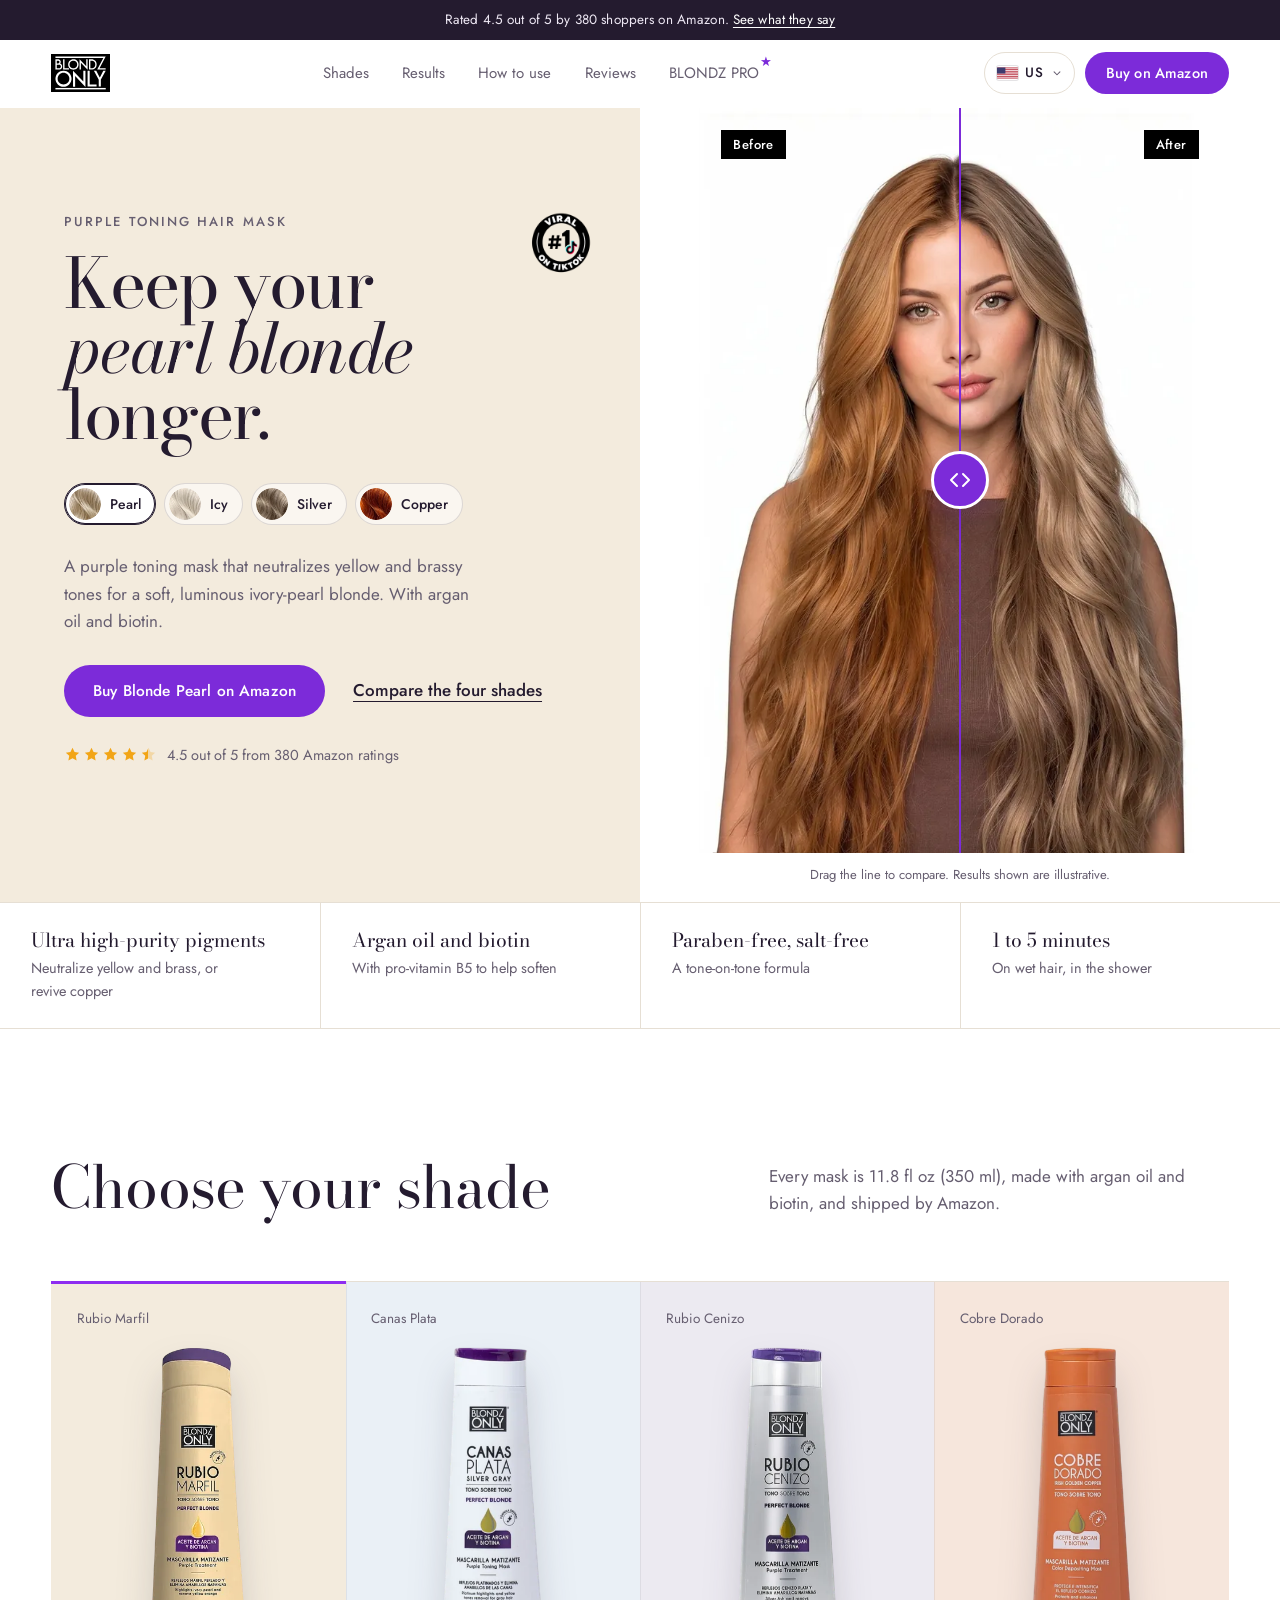
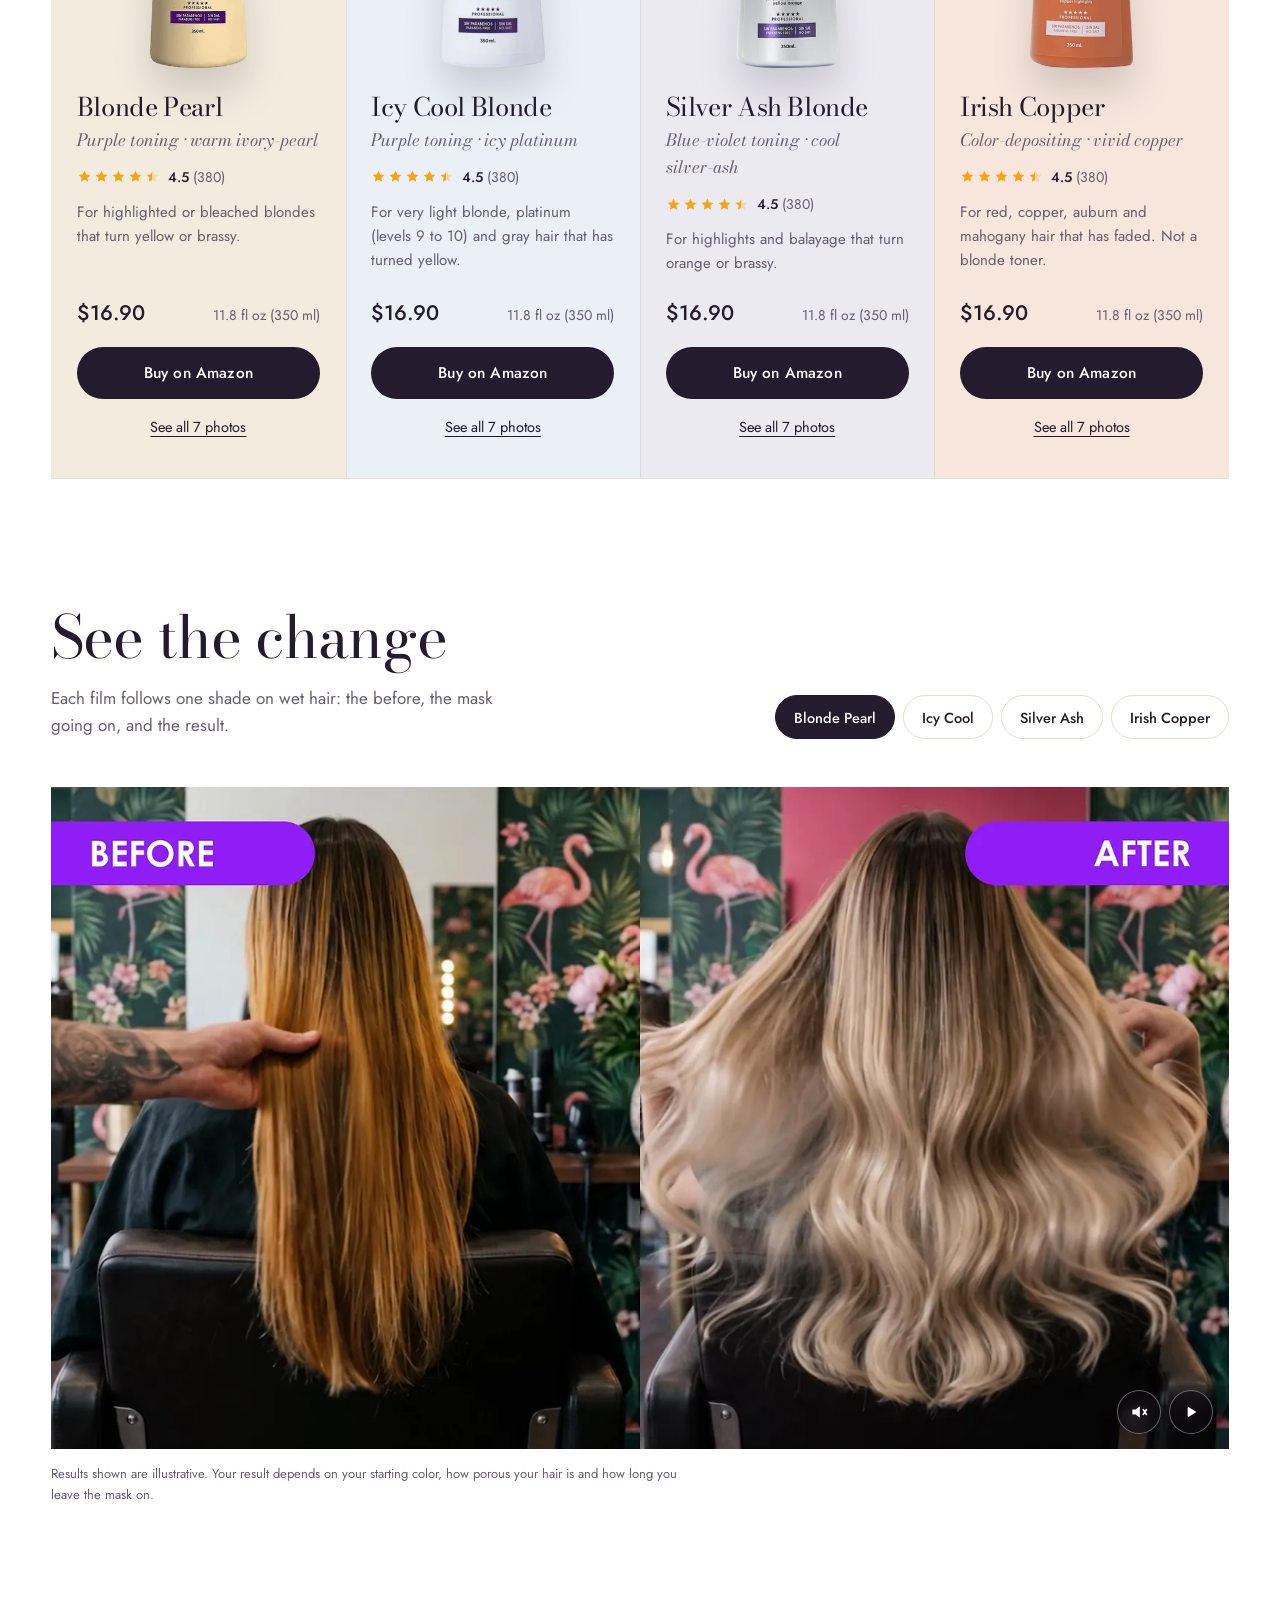
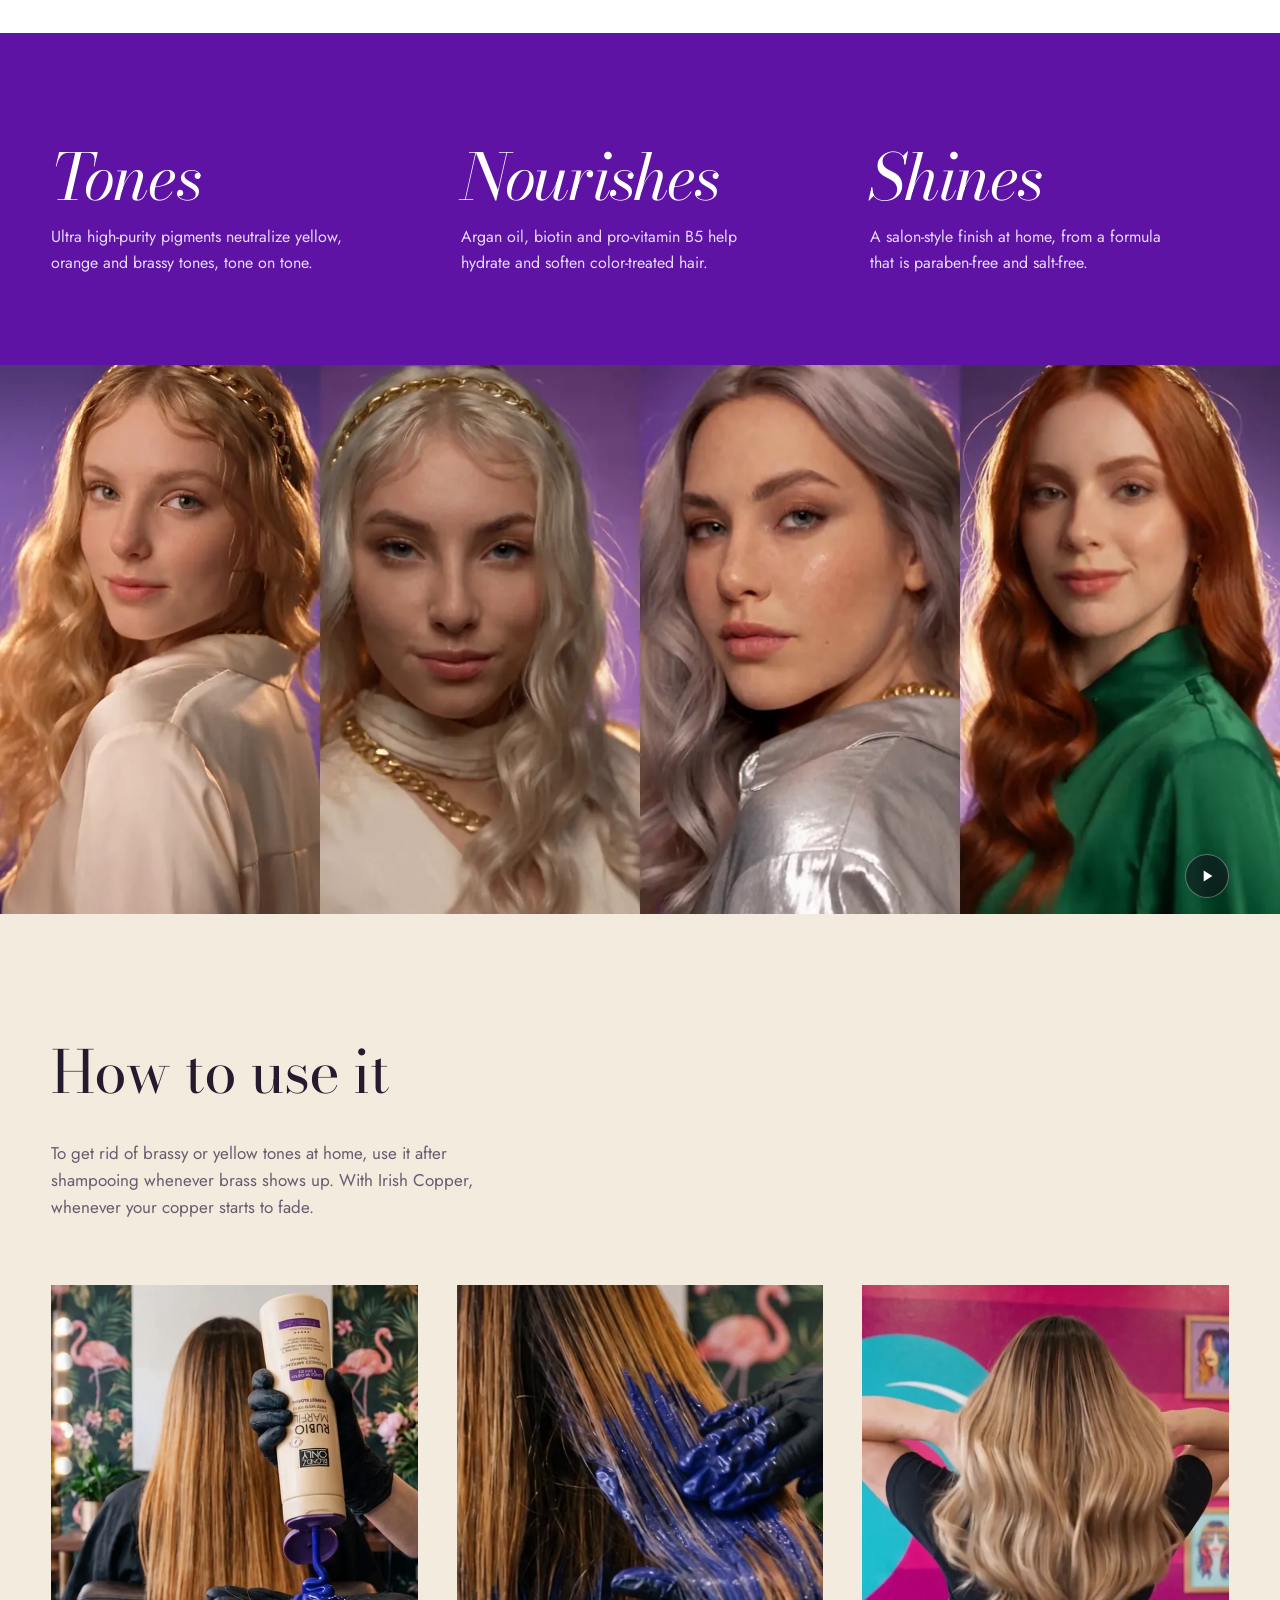
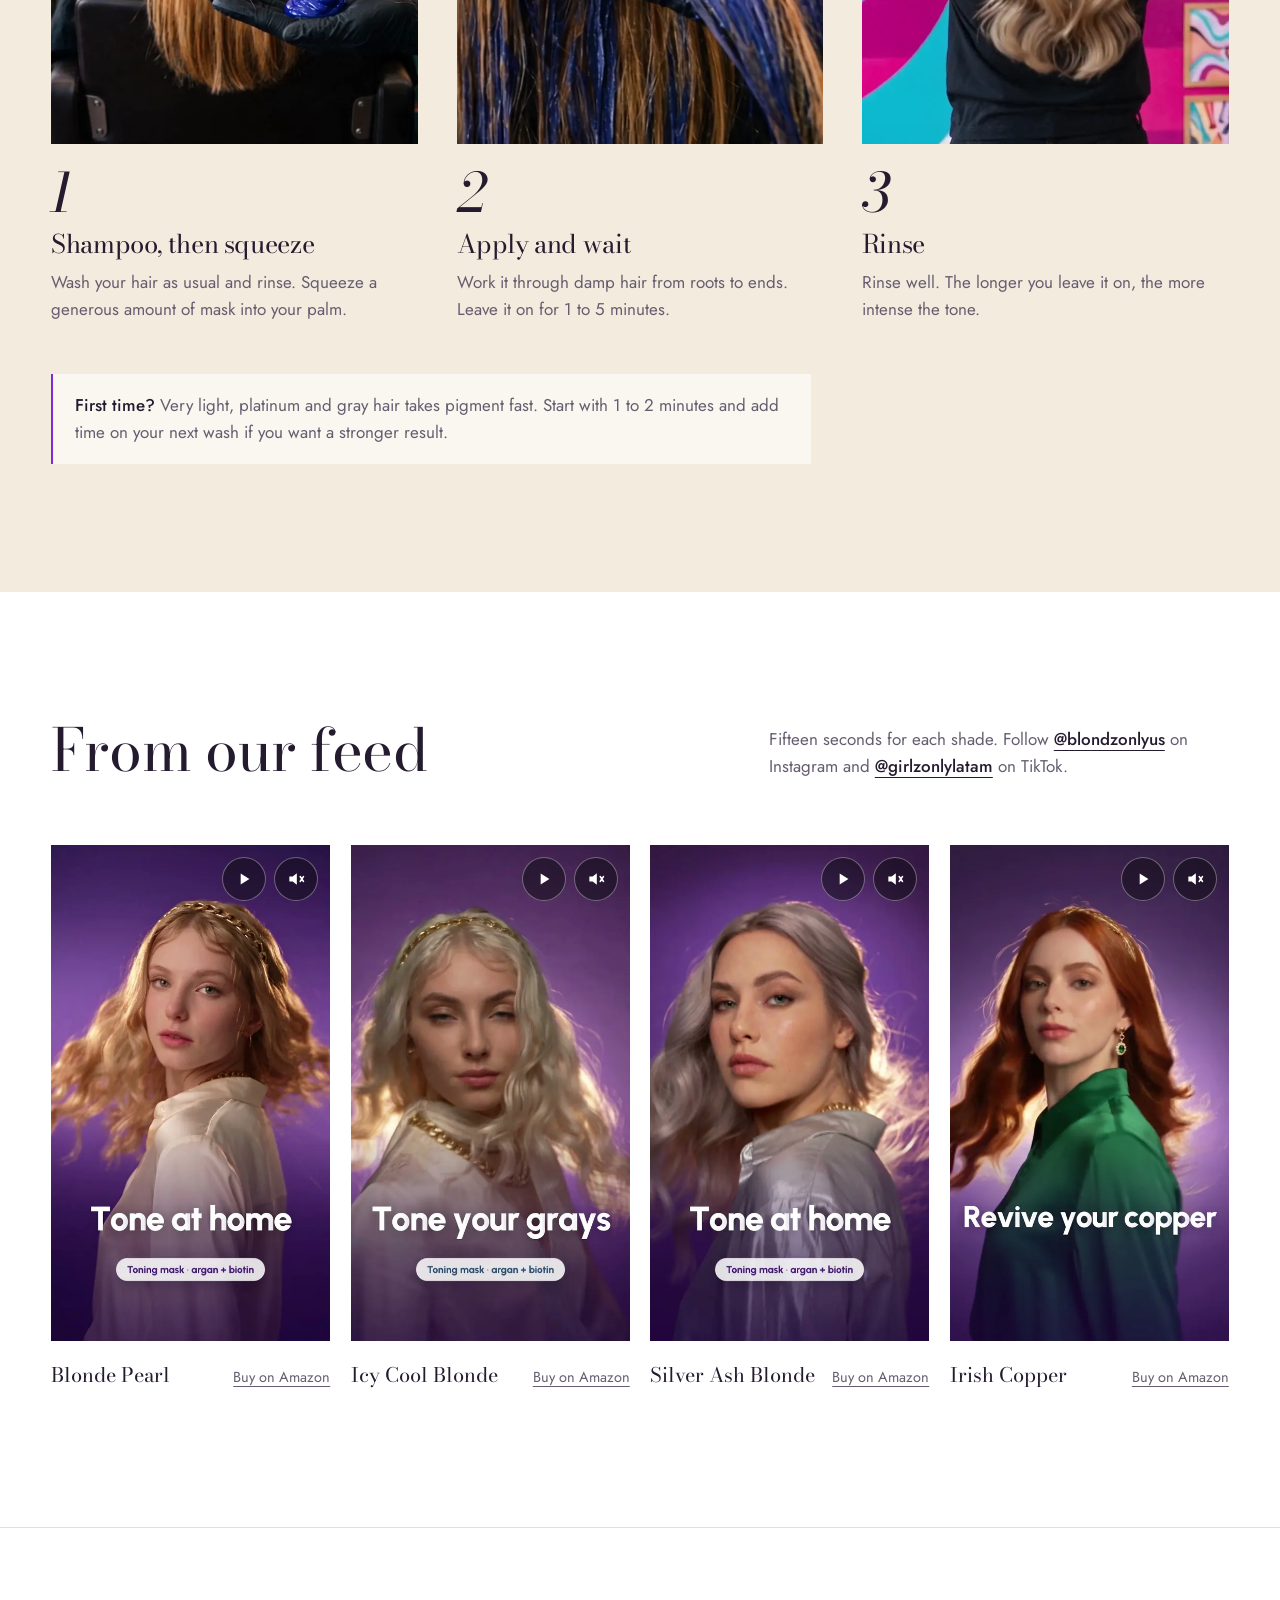
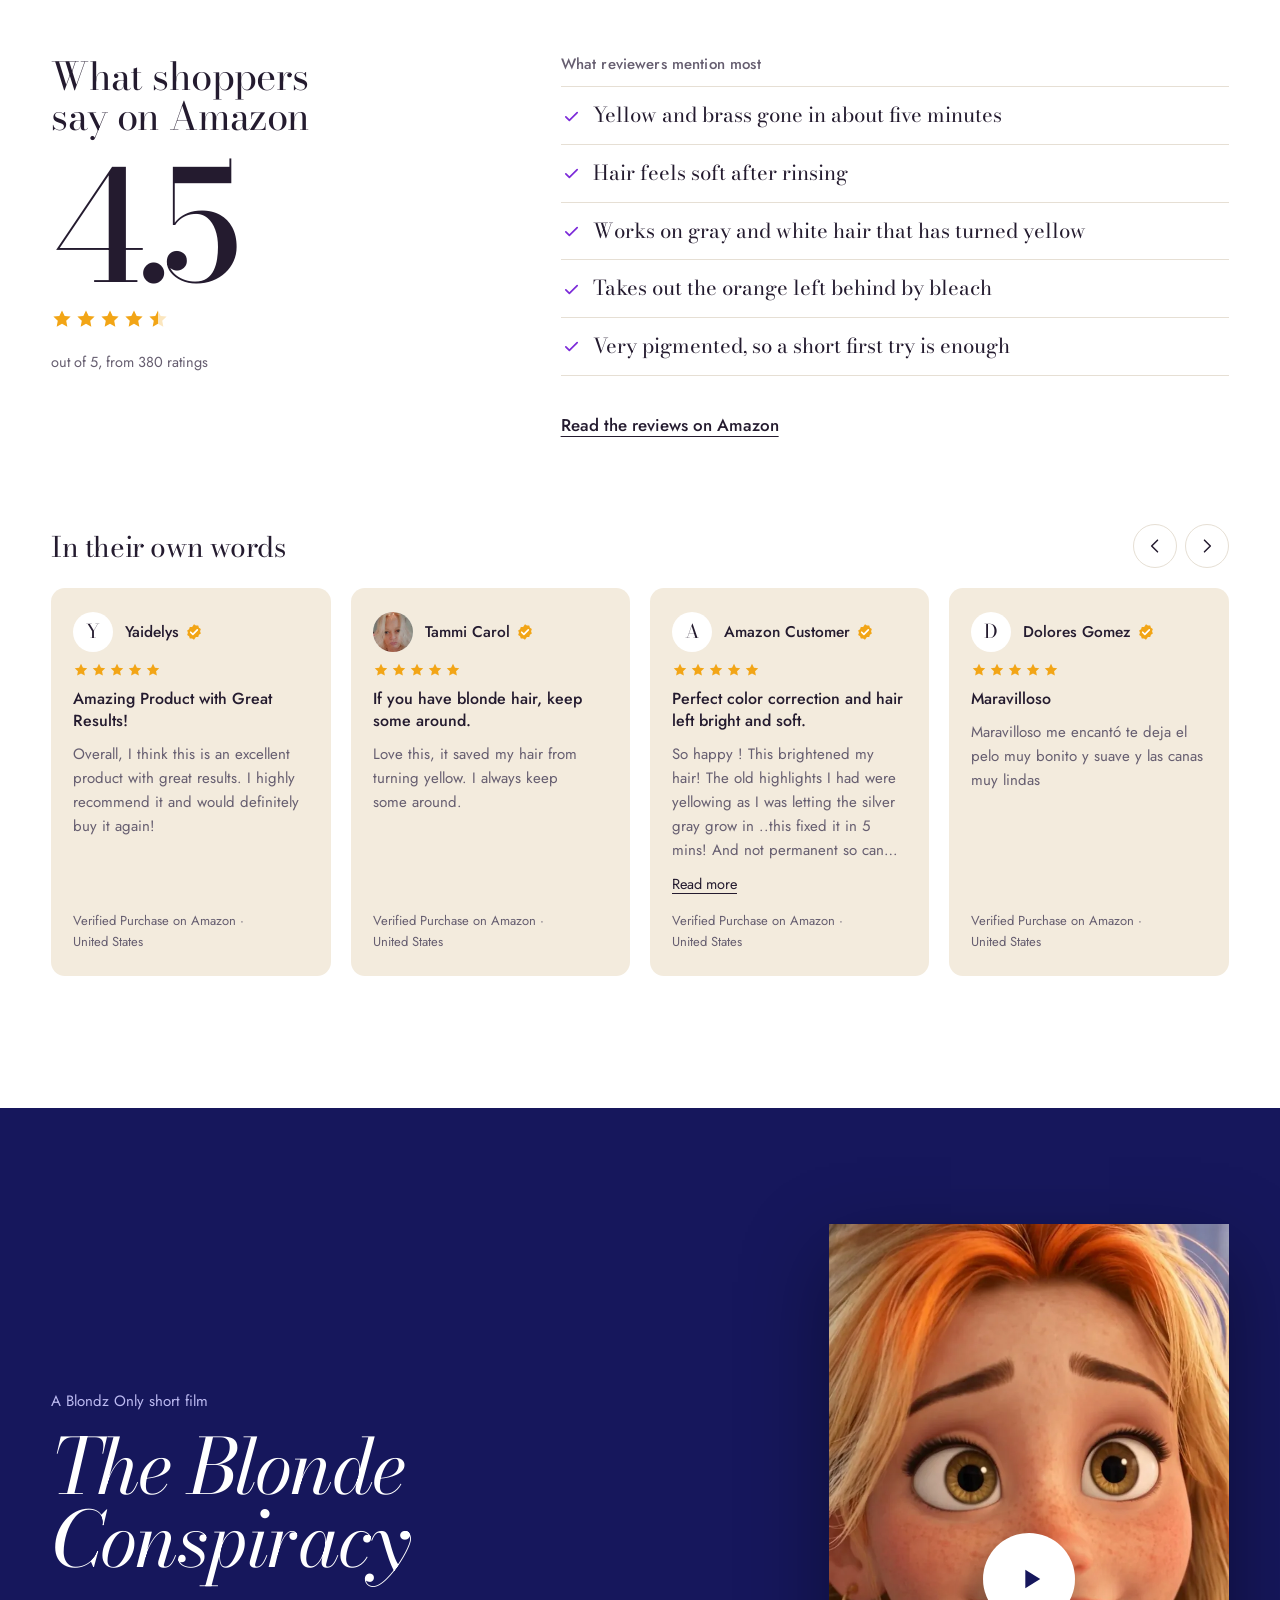
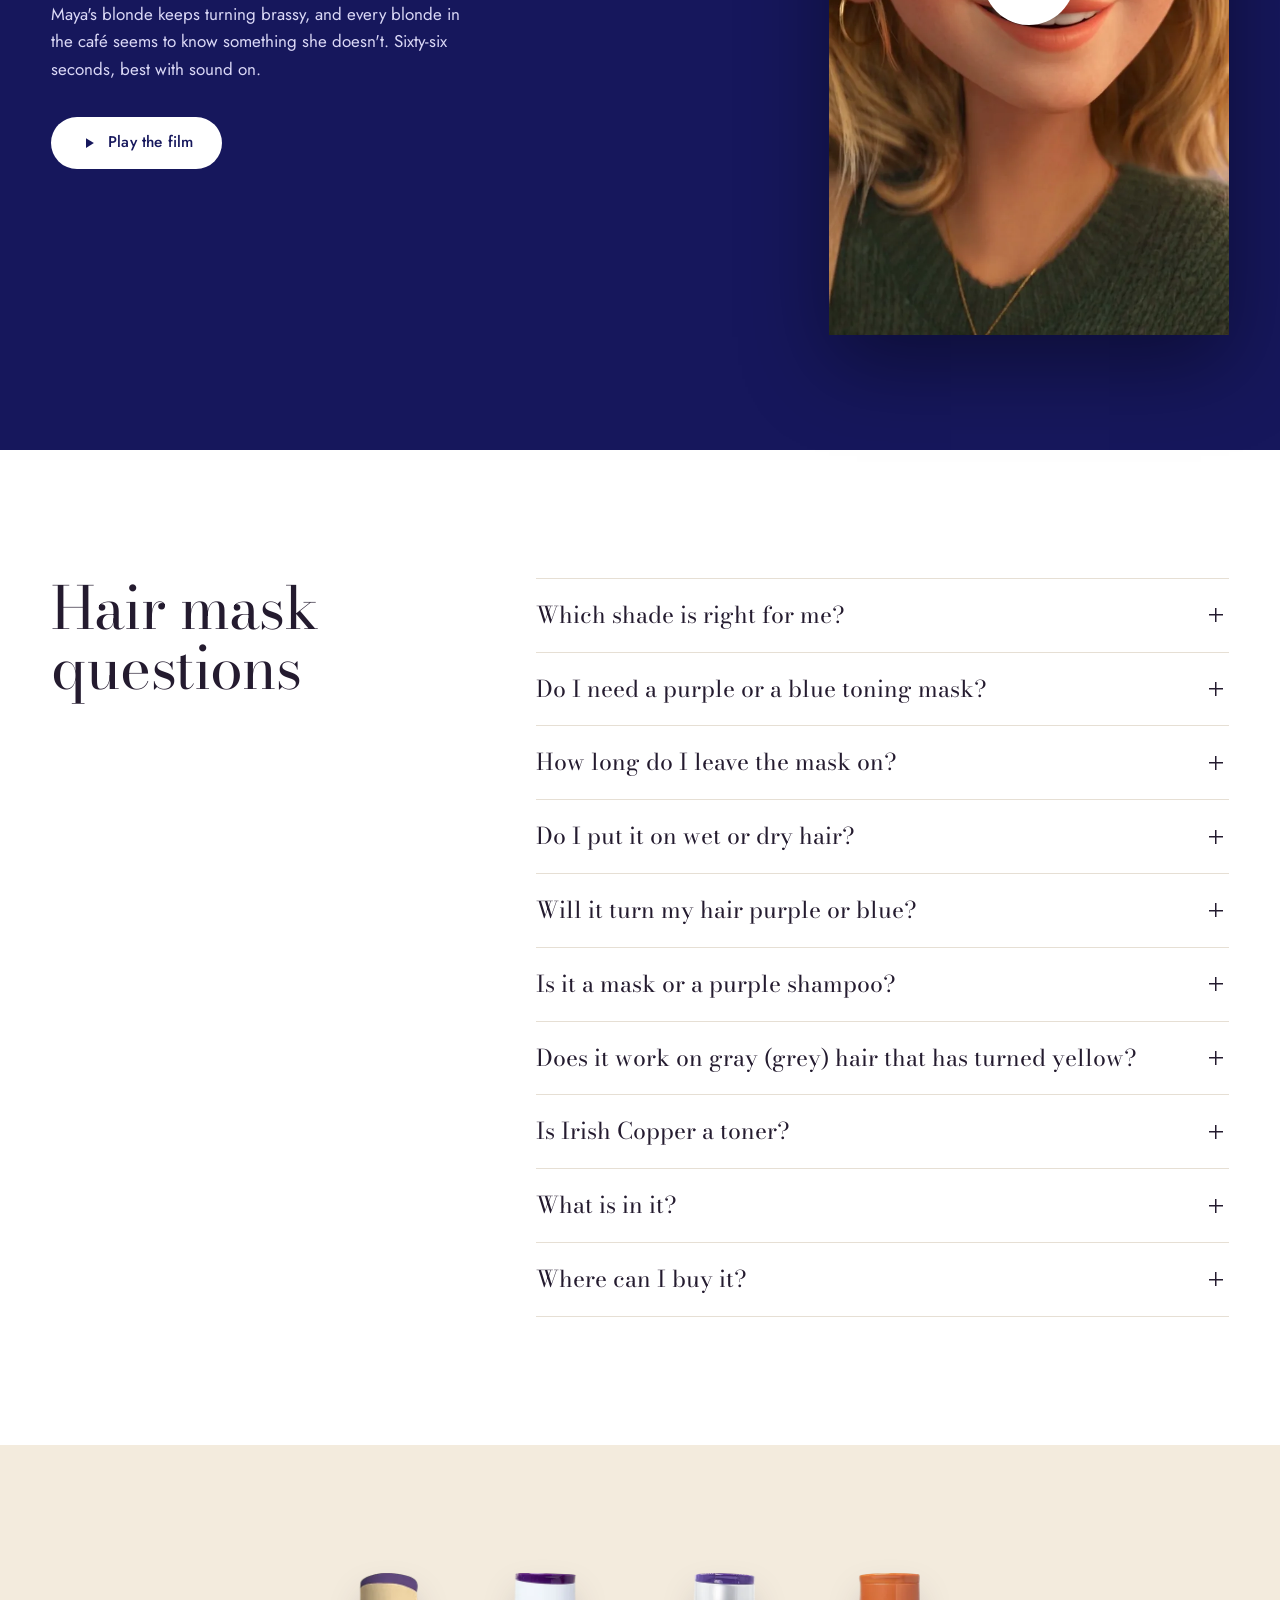
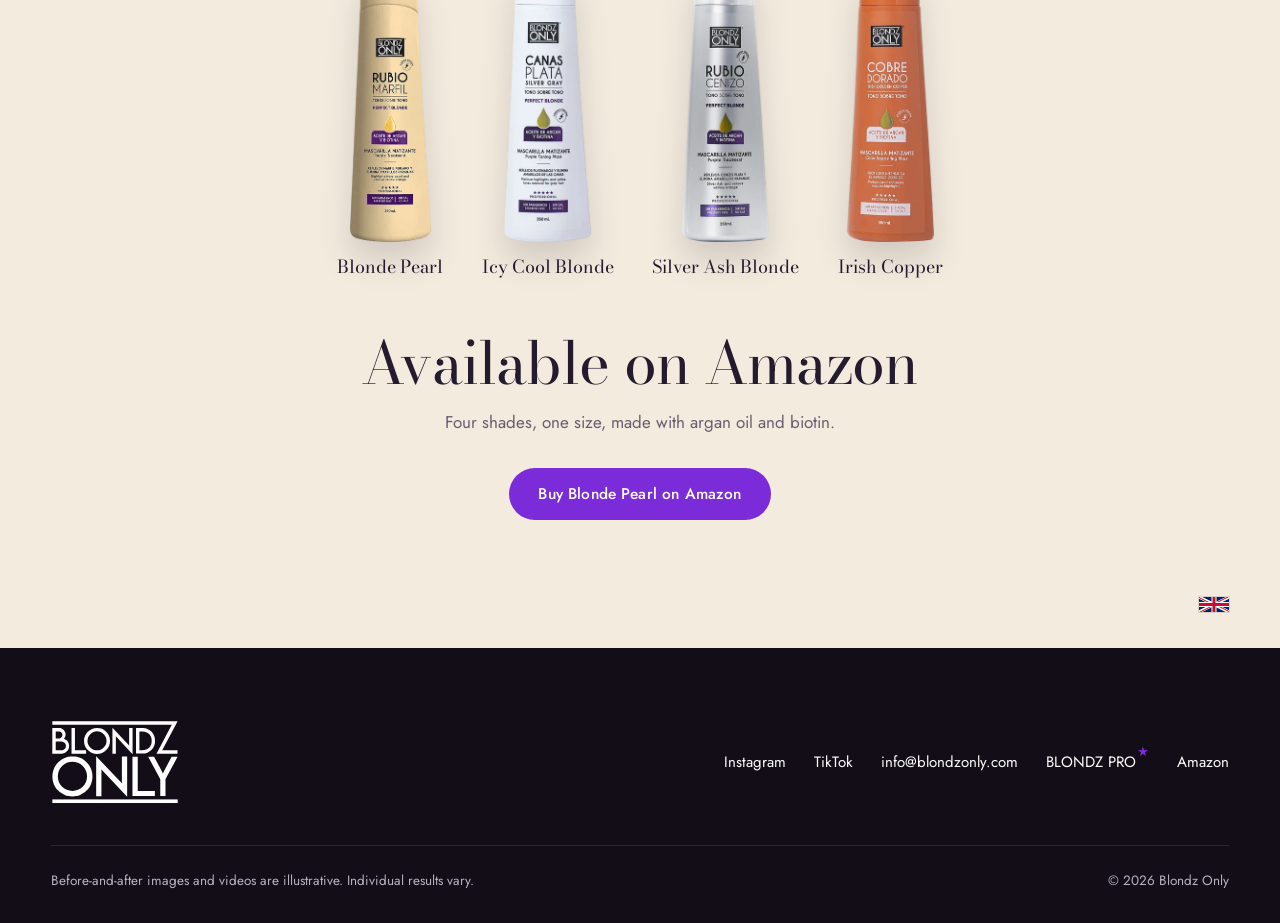
<file: index.html>
<!DOCTYPE html>
<html lang="en" class="no-js">
<head>
<meta charset="UTF-8">
<meta name="viewport" content="width=device-width, initial-scale=1, viewport-fit=cover">
<title>Purple Toning Hair Mask for Brassy Blonde &amp; Gray | Blondz Only</title>
<meta name="description" content="Purple and blue-violet toning masks for brassy blonde and yellowed gray hair, plus a copper color-depositing mask. Argan oil and biotin, 1 to 5 minutes.">
<meta name="robots" content="index, follow, max-image-preview:large, max-snippet:-1, max-video-preview:-1">
<meta name="theme-color" content="#FFFFFF">
<link rel="icon" type="image/png" sizes="512x512" href="/images/favicon.png">
<link rel="apple-touch-icon" href="/images/favicon.png">
<link rel="canonical" href="https://www.blondzonly.com/">
<meta property="og:type" content="website">
<meta property="og:site_name" content="Blondz Only">
<meta property="og:locale" content="en_US">
<meta property="og:url" content="https://www.blondzonly.com/">
<meta property="og:title" content="Blondz Only | Toning masks for brassy blonde and gray hair, plus a copper mask">
<meta property="og:description" content="Blonde Pearl, Icy Cool Blonde and Silver Ash Blonde neutralize yellow and brassy tones. Irish Copper revives faded copper. With argan oil and biotin, on Amazon.">
<meta property="og:image" content="https://www.blondzonly.com/assets/img/og.jpg">
<meta property="og:image:type" content="image/jpeg">
<meta property="og:image:width" content="1200">
<meta property="og:image:height" content="630">
<meta property="og:image:alt" content="Illustrative before and after: brassy blonde hair beside a soft ivory-pearl blonde, with the Blondz Only logo">
<meta name="twitter:card" content="summary_large_image">
<meta name="twitter:title" content="Blondz Only | Toning masks for brassy blonde and gray hair, plus a copper mask">
<meta name="twitter:description" content="Blonde Pearl, Icy Cool Blonde and Silver Ash Blonde neutralize yellow and brassy tones. Irish Copper revives faded copper. With argan oil and biotin, on Amazon.">
<meta name="twitter:image" content="https://www.blondzonly.com/assets/img/og.jpg">
<meta name="twitter:image:alt" content="Illustrative before and after: brassy blonde hair beside a soft ivory-pearl blonde, with the Blondz Only logo">

<!-- Structured data for search engines. No ratings on purpose: Google forbids marking up ratings collected on other sites (Amazon). -->
<script type="application/ld+json">
{
 "@context": "https://schema.org",
 "@graph": [
  {
   "@type": "Organization",
   "@id": "https://www.blondzonly.com/#organization",
   "name": "Blondz Only",
   "url": "https://www.blondzonly.com/",
   "email": "info@blondzonly.com",
   "logo": {
    "@type": "ImageObject",
    "@id": "https://www.blondzonly.com/#logo",
    "url": "https://www.blondzonly.com/images/logo-black.png",
    "contentUrl": "https://www.blondzonly.com/images/logo-black.png",
    "width": 1614,
    "height": 1194,
    "caption": "Blondz Only"
   },
   "image": {
    "@id": "https://www.blondzonly.com/#logo"
   },
   "brand": {
    "@id": "https://www.blondzonly.com/#brand"
   },
   "contactPoint": {
    "@type": "ContactPoint",
    "contactType": "customer support",
    "email": "info@blondzonly.com",
    "availableLanguage": [
     "English",
     "Spanish"
    ]
   },
   "sameAs": [
    "https://www.instagram.com/blondzonlyus/",
    "https://www.tiktok.com/@blondzonlyus",
    "https://www.amazon.com/stores/BlondzOnly/page/DDB53654-7325-42B9-B90E-4BD7C520125C"
   ]
  },
  {
   "@type": "Brand",
   "@id": "https://www.blondzonly.com/#brand",
   "name": "Blondz Only",
   "url": "https://www.blondzonly.com/",
   "logo": {
    "@id": "https://www.blondzonly.com/#logo"
   }
  },
  {
   "@type": "WebSite",
   "@id": "https://www.blondzonly.com/#website",
   "url": "https://www.blondzonly.com/",
   "name": "Blondz Only",
   "alternateName": "BlondzOnly",
   "inLanguage": "en",
   "publisher": {
    "@id": "https://www.blondzonly.com/#organization"
   }
  },
  {
   "@type": "WebPage",
   "@id": "https://www.blondzonly.com/#webpage",
   "url": "https://www.blondzonly.com/",
   "name": "Purple Toning Hair Mask for Brassy Blonde & Gray | Blondz Only",
   "description": "Purple and blue-violet toning masks for brassy blonde and yellowed gray hair, plus a copper color-depositing mask. Argan oil and biotin, 1 to 5 minutes.",
   "inLanguage": "en",
   "isPartOf": {
    "@id": "https://www.blondzonly.com/#website"
   },
   "about": {
    "@id": "https://www.blondzonly.com/#organization"
   },
   "mainEntity": {
    "@id": "https://www.blondzonly.com/#mask-range"
   },
   "primaryImageOfPage": "https://www.blondzonly.com/assets/img/og.jpg",
   "video": [
    {
     "@id": "https://www.blondzonly.com/#film"
    },
    {
     "@id": "https://www.blondzonly.com/#video-salon-blonde-pearl"
    },
    {
     "@id": "https://www.blondzonly.com/#video-salon-icy-cool"
    },
    {
     "@id": "https://www.blondzonly.com/#video-salon-silver-ash"
    },
    {
     "@id": "https://www.blondzonly.com/#video-salon-irish-copper"
    }
   ]
  },
  {
   "@type": "ProductGroup",
   "@id": "https://www.blondzonly.com/#mask-range",
   "name": "Blondz Only Hair Masks, 11.8 fl oz (350 ml)",
   "description": "Four tone-on-tone hair masks: three toning masks that neutralize yellow, orange and brassy tones, and one color-depositing mask that revives faded copper and red hair. Made with ultra high-purity pigments, argan oil, biotin and pro-vitamin B5. Paraben-free and salt-free.",
   "url": "https://www.blondzonly.com/",
   "brand": {
    "@id": "https://www.blondzonly.com/#brand"
   },
   "productGroupID": "blondz-only-hair-mask-350ml",
   "variesBy": [
    "https://schema.org/color"
   ],
   "image": [
    "https://www.blondzonly.com/assets/img/bottle-blonde-pearl.webp",
    "https://www.blondzonly.com/assets/img/bottle-icy-cool.webp",
    "https://www.blondzonly.com/assets/img/bottle-silver-ash.webp",
    "https://www.blondzonly.com/assets/img/bottle-irish-copper.webp"
   ],
   "additionalProperty": [
    {
     "@type": "PropertyValue",
     "name": "Key ingredients",
     "value": "Ultra high-purity pigments, argan oil, biotin and pro-vitamin B5"
    },
    {
     "@type": "PropertyValue",
     "name": "Formula",
     "value": "Paraben-free, salt-free, tone-on-tone"
    },
    {
     "@type": "PropertyValue",
     "name": "How to use",
     "value": "After shampooing, work through damp hair, leave on for 1 to 5 minutes and rinse. The longer you leave it on, the more intense the tone."
    }
   ],
   "hasVariant": [
    {
     "@id": "https://www.blondzonly.com/#blonde-pearl"
    },
    {
     "@id": "https://www.blondzonly.com/#icy-cool"
    },
    {
     "@id": "https://www.blondzonly.com/#silver-ash"
    },
    {
     "@id": "https://www.blondzonly.com/#irish-copper"
    }
   ]
  },
  {
   "@type": "Product",
   "@id": "https://www.blondzonly.com/#blonde-pearl",
   "name": "Blondz Only Blonde Pearl Purple Toning Hair Mask, 11.8 fl oz (350 ml)",
   "alternateName": "Rubio Marfil",
   "description": "A purple toning mask that neutralizes yellow and brassy tones for a soft, luminous ivory-pearl blonde. With argan oil and biotin.",
   "url": "https://www.blondzonly.com/?shade=blonde-pearl",
   "image": [
    "https://www.blondzonly.com/images/blonde-pearl.jpg",
    "https://www.blondzonly.com/assets/img/bottle-blonde-pearl.webp"
   ],
   "brand": {
    "@id": "https://www.blondzonly.com/#brand"
   },
   "color": "Blonde Pearl",
   "size": "11.8 fl oz (350 ml)",
   "sku": "B093TJ5RKK",
   "identifier": {
    "@type": "PropertyValue",
    "propertyID": "ASIN",
    "value": "B093TJ5RKK"
   },
   "isVariantOf": {
    "@id": "https://www.blondzonly.com/#mask-range"
   },
   "subjectOf": {
    "@id": "https://www.blondzonly.com/#video-salon-blonde-pearl"
   },
   "offers": {
    "@type": "Offer",
    "url": "https://www.amazon.com/dp/B093TJ5RKK",
    "price": "16.90",
    "priceCurrency": "USD",
    "availability": "https://schema.org/InStock",
    "itemCondition": "https://schema.org/NewCondition",
    "eligibleRegion": {
     "@type": "Country",
     "name": "US"
    },
    "seller": {
     "@type": "Organization",
     "name": "Amazon.com"
    }
   }
  },
  {
   "@type": "Product",
   "@id": "https://www.blondzonly.com/#icy-cool",
   "name": "Blondz Only Icy Cool Blonde Purple Toning Hair Mask, 11.8 fl oz (350 ml)",
   "alternateName": "Canas Plata",
   "description": "An intensive purple toning mask for very light blonde, platinum and yellowed gray hair. With argan oil and biotin.",
   "url": "https://www.blondzonly.com/?shade=icy-cool",
   "image": [
    "https://www.blondzonly.com/images/icy-cool-blonde.jpg",
    "https://www.blondzonly.com/assets/img/bottle-icy-cool.webp"
   ],
   "brand": {
    "@id": "https://www.blondzonly.com/#brand"
   },
   "color": "Icy Cool Blonde",
   "size": "11.8 fl oz (350 ml)",
   "sku": "B0G4S7XCQC",
   "identifier": {
    "@type": "PropertyValue",
    "propertyID": "ASIN",
    "value": "B0G4S7XCQC"
   },
   "isVariantOf": {
    "@id": "https://www.blondzonly.com/#mask-range"
   },
   "subjectOf": {
    "@id": "https://www.blondzonly.com/#video-salon-icy-cool"
   },
   "offers": {
    "@type": "Offer",
    "url": "https://www.amazon.com/dp/B0G4S7XCQC",
    "price": "16.90",
    "priceCurrency": "USD",
    "availability": "https://schema.org/InStock",
    "itemCondition": "https://schema.org/NewCondition",
    "eligibleRegion": {
     "@type": "Country",
     "name": "US"
    },
    "seller": {
     "@type": "Organization",
     "name": "Amazon.com"
    }
   }
  },
  {
   "@type": "Product",
   "@id": "https://www.blondzonly.com/#silver-ash",
   "name": "Blondz Only Silver Ash Blonde Blue-Violet Toning Hair Mask, 11.8 fl oz (350 ml)",
   "alternateName": "Rubio Cenizo",
   "description": "A blue-violet toning mask that neutralizes orange and brassy reflections for a cool silver-ash blonde. With argan oil and biotin.",
   "url": "https://www.blondzonly.com/?shade=silver-ash",
   "image": [
    "https://www.blondzonly.com/images/silver-ash-blonde.jpg",
    "https://www.blondzonly.com/assets/img/bottle-silver-ash.webp"
   ],
   "brand": {
    "@id": "https://www.blondzonly.com/#brand"
   },
   "color": "Silver Ash Blonde",
   "size": "11.8 fl oz (350 ml)",
   "sku": "B0CTJ6219V",
   "identifier": {
    "@type": "PropertyValue",
    "propertyID": "ASIN",
    "value": "B0CTJ6219V"
   },
   "isVariantOf": {
    "@id": "https://www.blondzonly.com/#mask-range"
   },
   "subjectOf": {
    "@id": "https://www.blondzonly.com/#video-salon-silver-ash"
   },
   "offers": {
    "@type": "Offer",
    "url": "https://www.amazon.com/dp/B0CTJ6219V",
    "price": "16.90",
    "priceCurrency": "USD",
    "availability": "https://schema.org/InStock",
    "itemCondition": "https://schema.org/NewCondition",
    "eligibleRegion": {
     "@type": "Country",
     "name": "US"
    },
    "seller": {
     "@type": "Organization",
     "name": "Amazon.com"
    }
   }
  },
  {
   "@type": "Product",
   "@id": "https://www.blondzonly.com/#irish-copper",
   "name": "Blondz Only Irish Copper Color-Depositing Hair Mask, 11.8 fl oz (350 ml)",
   "alternateName": "Cobre Dorado",
   "description": "A color-depositing mask that revives faded copper, red and auburn tones. With argan oil and biotin.",
   "url": "https://www.blondzonly.com/?shade=irish-copper",
   "image": [
    "https://www.blondzonly.com/images/irish-copper.jpg",
    "https://www.blondzonly.com/assets/img/bottle-irish-copper.webp"
   ],
   "brand": {
    "@id": "https://www.blondzonly.com/#brand"
   },
   "color": "Irish Copper",
   "size": "11.8 fl oz (350 ml)",
   "sku": "B0GML9TYMG",
   "identifier": {
    "@type": "PropertyValue",
    "propertyID": "ASIN",
    "value": "B0GML9TYMG"
   },
   "isVariantOf": {
    "@id": "https://www.blondzonly.com/#mask-range"
   },
   "subjectOf": {
    "@id": "https://www.blondzonly.com/#video-salon-irish-copper"
   },
   "offers": {
    "@type": "Offer",
    "url": "https://www.amazon.com/dp/B0GML9TYMG",
    "price": "16.90",
    "priceCurrency": "USD",
    "availability": "https://schema.org/InStock",
    "itemCondition": "https://schema.org/NewCondition",
    "eligibleRegion": {
     "@type": "Country",
     "name": "US"
    },
    "seller": {
     "@type": "Organization",
     "name": "Amazon.com"
    }
   }
  },
  {
   "@type": "VideoObject",
   "@id": "https://www.blondzonly.com/#film",
   "name": "The Blonde Conspiracy",
   "description": "A Blondz Only short film. Maya's blonde keeps turning brassy, and every blonde in the café seems to know something she doesn't. Sixty-six seconds, best with sound on.",
   "thumbnailUrl": [
    "https://www.blondzonly.com/assets/poster/film-alt.webp",
    "https://www.blondzonly.com/assets/poster/film-cover.webp"
   ],
   "uploadDate": "2026-10-24T23:07:58-05:00",
   "duration": "PT1M6S",
   "contentUrl": "https://www.blondzonly.com/assets/video/blonde-conspiracy-en.mp4",
   "encodingFormat": "video/mp4",
   "inLanguage": "en",
   "isFamilyFriendly": true,
   "caption": {
    "@type": "MediaObject",
    "contentUrl": "https://www.blondzonly.com/assets/video/blonde-conspiracy-en.vtt",
    "encodingFormat": "text/vtt",
    "inLanguage": "en"
   },
   "creator": {
    "@id": "https://www.blondzonly.com/#organization"
   },
   "publisher": {
    "@id": "https://www.blondzonly.com/#organization"
   }
  },
  {
   "@type": "VideoObject",
   "@id": "https://www.blondzonly.com/#video-salon-blonde-pearl",
   "name": "Blonde Pearl before and after film (illustrative)",
   "description": "Illustrative film of Blonde Pearl on wet hair: long hair with brassy, orange tones, the purple toning mask going on, and soft ivory-pearl blonde. Results shown are illustrative.",
   "thumbnailUrl": [
    "https://www.blondzonly.com/assets/poster/salon-blonde-pearl-169.webp",
    "https://www.blondzonly.com/assets/poster/salon-blonde-pearl-45.webp"
   ],
   "uploadDate": "2026-10-24T23:07:58-05:00",
   "duration": "PT13S",
   "contentUrl": "https://www.blondzonly.com/assets/video/salon-blonde-pearl-169.mp4",
   "encodingFormat": "video/mp4",
   "inLanguage": "en",
   "isFamilyFriendly": true,
   "publisher": {
    "@id": "https://www.blondzonly.com/#organization"
   },
   "about": {
    "@id": "https://www.blondzonly.com/#blonde-pearl"
   }
  },
  {
   "@type": "VideoObject",
   "@id": "https://www.blondzonly.com/#video-salon-icy-cool",
   "name": "Icy Cool Blonde before and after film (illustrative)",
   "description": "Illustrative film of Icy Cool Blonde on wet hair: platinum hair with yellow tones, the purple toning mask going on, and bright, icy platinum blonde. Results shown are illustrative.",
   "thumbnailUrl": [
    "https://www.blondzonly.com/assets/poster/salon-icy-cool-169.webp",
    "https://www.blondzonly.com/assets/poster/salon-icy-cool-45.webp"
   ],
   "uploadDate": "2026-10-24T23:07:58-05:00",
   "duration": "PT15S",
   "contentUrl": "https://www.blondzonly.com/assets/video/salon-icy-cool-169.mp4",
   "encodingFormat": "video/mp4",
   "inLanguage": "en",
   "isFamilyFriendly": true,
   "publisher": {
    "@id": "https://www.blondzonly.com/#organization"
   },
   "about": {
    "@id": "https://www.blondzonly.com/#icy-cool"
   }
  },
  {
   "@type": "VideoObject",
   "@id": "https://www.blondzonly.com/#video-salon-silver-ash",
   "name": "Silver Ash Blonde before and after film (illustrative)",
   "description": "Illustrative film of Silver Ash Blonde on wet hair: long hair with orange, brassy reflections, the blue-violet toning mask going on, and cool silver-ash blonde. Results shown are illustrative.",
   "thumbnailUrl": [
    "https://www.blondzonly.com/assets/poster/salon-silver-ash-169.webp",
    "https://www.blondzonly.com/assets/poster/salon-silver-ash-45.webp"
   ],
   "uploadDate": "2026-10-24T23:07:58-05:00",
   "duration": "PT14S",
   "contentUrl": "https://www.blondzonly.com/assets/video/salon-silver-ash-169.mp4",
   "encodingFormat": "video/mp4",
   "inLanguage": "en",
   "isFamilyFriendly": true,
   "publisher": {
    "@id": "https://www.blondzonly.com/#organization"
   },
   "about": {
    "@id": "https://www.blondzonly.com/#silver-ash"
   }
  },
  {
   "@type": "VideoObject",
   "@id": "https://www.blondzonly.com/#video-salon-irish-copper",
   "name": "Irish Copper before and after film (illustrative)",
   "description": "Illustrative film of Irish Copper on wet hair: faded, dull copper hair, the color-depositing mask going on, and rich, vivid copper. Results shown are illustrative.",
   "thumbnailUrl": [
    "https://www.blondzonly.com/assets/poster/salon-irish-copper-169.webp",
    "https://www.blondzonly.com/assets/poster/salon-irish-copper-45.webp"
   ],
   "uploadDate": "2026-10-24T23:07:58-05:00",
   "duration": "PT14S",
   "contentUrl": "https://www.blondzonly.com/assets/video/salon-irish-copper-169.mp4",
   "encodingFormat": "video/mp4",
   "inLanguage": "en",
   "isFamilyFriendly": true,
   "publisher": {
    "@id": "https://www.blondzonly.com/#organization"
   },
   "about": {
    "@id": "https://www.blondzonly.com/#irish-copper"
   }
  },
  {
   "@type": "FAQPage",
   "@id": "https://www.blondzonly.com/#faq",
   "url": "https://www.blondzonly.com/#faq",
   "name": "Hair mask questions",
   "inLanguage": "en",
   "isPartOf": {
    "@id": "https://www.blondzonly.com/#webpage"
   },
   "mainEntity": [
    {
     "@type": "Question",
     "name": "Which shade is right for me?",
     "acceptedAnswer": {
      "@type": "Answer",
      "text": "Blonde Pearl for highlighted or bleached blondes that turn yellow or brassy and want a warm ivory-pearl blonde. Icy Cool Blonde for very light blonde, platinum and yellowed gray hair. Silver Ash Blonde for highlights that turn orange and should look cool and ashy. Irish Copper for red and copper hair that has faded."
     }
    },
    {
     "@type": "Question",
     "name": "Do I need a purple or a blue toning mask?",
     "acceptedAnswer": {
      "@type": "Answer",
      "text": "Purple cancels yellow: Blonde Pearl gives a warm ivory-pearl blonde, and Icy Cool Blonde is the intensive purple mask for very light blonde, platinum and gray hair. Blue-violet cancels orange: Silver Ash Blonde neutralizes orange and brassy reflections in highlights and balayage for a cool silver-ash blonde."
     }
    },
    {
     "@type": "Question",
     "name": "How long do I leave the mask on?",
     "acceptedAnswer": {
      "@type": "Answer",
      "text": "1 to 5 minutes on damp hair after shampooing, then rinse. Start short the first time, especially on very light, platinum or gray hair; the longer you leave it, the more intense the tone."
     }
    },
    {
     "@type": "Question",
     "name": "Do I put it on wet or dry hair?",
     "acceptedAnswer": {
      "@type": "Answer",
      "text": "On damp hair, right after shampooing. Work it through from roots to ends, leave it on for 1 to 5 minutes and rinse."
     }
    },
    {
     "@type": "Question",
     "name": "Will it turn my hair purple or blue?",
     "acceptedAnswer": {
      "@type": "Answer",
      "text": "The pigments are strong. Very light, porous or gray hair can pick up a cool tint if the mask stays on too long. Start with 1 to 2 minutes, and if you see a tint, it usually softens with your next wash."
     }
    },
    {
     "@type": "Question",
     "name": "Is it a mask or a purple shampoo?",
     "acceptedAnswer": {
      "@type": "Answer",
      "text": "It is a mask, not a shampoo. Wash with your usual shampoo first, then use the mask on damp hair for 1 to 5 minutes. In the UK, purple toning products are often called silver."
     }
    },
    {
     "@type": "Question",
     "name": "Does it work on gray (grey) hair that has turned yellow?",
     "acceptedAnswer": {
      "@type": "Answer",
      "text": "Yes. Icy Cool Blonde is made for gray and white hair that has turned yellow. Shoppers also use Silver Ash Blonde on highlights while their gray grows in."
     }
    },
    {
     "@type": "Question",
     "name": "Is Irish Copper a toner?",
     "acceptedAnswer": {
      "@type": "Answer",
      "text": "No. Irish Copper is a color-depositing (colour-depositing) mask for red, copper, auburn and mahogany hair. It revives faded copper tones and is not meant for blonde hair."
     }
    },
    {
     "@type": "Question",
     "name": "What is in it?",
     "acceptedAnswer": {
      "@type": "Answer",
      "text": "Ultra high-purity pigments, argan oil, biotin and pro-vitamin B5. The formula is paraben-free and salt-free."
     }
    },
    {
     "@type": "Question",
     "name": "Where can I buy it?",
     "acceptedAnswer": {
      "@type": "Answer",
      "text": "On Amazon in the United States, and on Amazon UK for shoppers in Europe. Use the flag at the top of the page to switch stores. Check the product page for current coupons. Questions? Write to info@blondzonly.com."
     }
    }
   ]
  }
 ]
}
</script>

<!-- ============================================================= -->
<!-- EDIT ONLY THIS BLOCK: PRICES, RATING, LINKS AND SHADES         -->
<!-- ============================================================= -->
<script>
window.BLONDZ = {
  // Two stores. "eu" sends European visitors to Amazon UK with prices in pounds.
  // Buy links are the website's own Amazon Attribution tags (campaigns "BLONDZ ONLY - SITIO WEB", US and UK),
  // so website sales show apart from Meta/TikTok/Instagram and earn the Brand Referral Bonus.
  regions: {
    us: {
      label: "United States", short: "US", store: "Amazon",
      size: "11.8 fl oz (350 ml)", sizeShort: "11.8 fl oz",
      rating: { value: "4.5", count: 380, checked: "November 2026", stars: { 5: 76, 4: 10, 3: 6, 2: 3, 1: 5 } },
      reviewsUrl: "https://www.amazon.com/dp/B093TJ5RKK?maas=maas_adg_369E5A74EAA2CB78DB9522463912D435_afap_abs&ref_=aa_maas&tag=maas#customerReviews",
      shipping: "shipped by Amazon"
    },
    eu: {
      label: "Europe (Amazon UK)", short: "EU", store: "Amazon UK",
      size: "350 ml", sizeShort: "350 ml",
      // Amazon ratings are global: Europe shows the same 380. "source" names where they are counted; set it to "Amazon UK" once the UK page shows them too.
      rating: { value: "4.5", count: 380, checked: "November 2026", source: "Amazon", stars: { 5: 76, 4: 10, 3: 6, 2: 3, 1: 5 } },
      reviewsUrl: "https://www.amazon.co.uk/dp/B093TJ5RKK?maas=maas_adg_75836924109123FEA4F4477556EA1771_afap_abs&ref_=aa_maas&tag=maas#customerReviews",
      shipping: "sold on Amazon UK"
    }
  },
  // Featured Amazon reviews, pasted word for word by the owner (their own product reviews). Empty = no review cards.
  // { name: "Jane D.", stars: 5, title: "…", text: "…", where: "United States", date: "September 2026", shade: "blonde-pearl", photo: "assets/img/review-jane.webp" }
  reviews: [
    { name: "Yaidelys", stars: 5, title: "Amazing Product with Great Results!", text: "Overall, I think this is an excellent product with great results. I highly recommend it and would definitely buy it again!", where: "United States", shade: "icy-cool" },
    { name: "Tammi Carol", stars: 5, title: "If you have blonde hair, keep some around.", text: "Love this, it saved my hair from turning yellow. I always keep some around.", where: "United States", shade: "icy-cool", photo: "assets/img/review-tammi-carol.webp" },
    { name: "Amazon Customer", stars: 5, title: "Perfect color correction and hair left bright and soft.", text: "So happy ! This brightened my hair! The old highlights I had were yellowing as I was letting the silver gray grow in ..this fixed it in 5 mins! And not permanent so can reapply when brightening again is needed.. My hair is soft afterwards as well.", where: "United States", shade: "icy-cool" },
    { name: "Dolores Gomez", stars: 5, title: "Maravilloso", text: "Maravilloso me encantó te deja el pelo muy bonito y suave y las canas muy lindas", where: "United States", shade: "icy-cool" }
  ],
  instagram: "https://www.instagram.com/blondzonlyus/",
  tiktok: "https://www.tiktok.com/@girlzonlylatam",
  shades: [
    {
      id: "blonde-pearl", name: "Blonde Pearl", pack: "Rubio Marfil", word: "pearl blonde", short: "Pearl",
      price: { us: "$16.90", eu: "£13.90" },
      amazon: { us: "https://www.amazon.com/dp/B093TJ5RKK?maas=maas_adg_369E5A74EAA2CB78DB9522463912D435_afap_abs&ref_=aa_maas&tag=maas", eu: "https://www.amazon.co.uk/dp/B093TJ5RKK?maas=maas_adg_75836924109123FEA4F4477556EA1771_afap_abs&ref_=aa_maas&tag=maas" },
      kicker: "Purple toning hair mask", line: "Purple toning · warm ivory-pearl",
      forWhom: "For highlighted or bleached blondes that turn yellow or brassy.",
      desc: "A purple toning mask that neutralizes yellow and brassy tones for a soft, luminous ivory-pearl blonde. With argan oil and biotin.",
      before: "Before: long hair with brassy, orange tones (illustrative)", after: "After: soft ivory-pearl blonde (illustrative)",
      tint: "#F3EBDD", accent: "#8E2DF0", bottleWidth: 331,
      gallery: ["images/blonde-pearl.jpg","images/blonde-pearl-2.jpg","images/blonde-pearl-3.jpg","images/blonde-pearl-4.jpg","images/blonde-pearl-5.jpg","images/blonde-pearl-7.jpg","images/blonde-pearl-8.jpg"]
    },
    {
      id: "icy-cool", name: "Icy Cool Blonde", pack: "Canas Plata", word: "icy blonde", short: "Icy",
      price: { us: "$16.90", eu: "£13.90" },
      amazon: { us: "https://www.amazon.com/dp/B0G4S7XCQC?maas=maas_adg_0AB8919825CB92B3DF5098B5E90454D8_afap_abs&ref_=aa_maas&tag=maas", eu: "https://www.amazon.co.uk/dp/B0G4S7XCQC?maas=maas_adg_D47318A19891E34C5AC2115CD585BC04_afap_abs&ref_=aa_maas&tag=maas" },
      kicker: "Intensive purple toning hair mask", line: "Purple toning · icy platinum",
      forWhom: "For very light blonde, platinum (levels 9 to 10) and gray hair that has turned yellow.",
      desc: "An intensive purple toning mask for very light blonde, platinum and yellowed gray hair. With argan oil and biotin.",
      before: "Before: platinum hair with yellow tones (illustrative)", after: "After: bright, icy platinum blonde (illustrative)",
      tint: "#EAF0F6", accent: "#4F9BD1", bottleWidth: 357,
      gallery: ["images/icy-cool-blonde.jpg","images/icy-cool-blonde-2.jpg","images/icy-cool-blonde-3.jpg","images/icy-cool-blonde-4.jpg","images/icy-cool-blonde-5.jpg","images/icy-cool-blonde-7.jpg","images/icy-cool-blonde-8.jpg"]
    },
    {
      id: "silver-ash", name: "Silver Ash Blonde", pack: "Rubio Cenizo", word: "ash blonde", short: "Silver",
      price: { us: "$16.90", eu: "£13.90" },
      amazon: { us: "https://www.amazon.com/dp/B0CTJ6219V?maas=maas_adg_77CF52897BD10A2A1286F47CC9201739_afap_abs&ref_=aa_maas&tag=maas", eu: "https://www.amazon.co.uk/dp/B0CTJ6219V?maas=maas_adg_11064167E98FDD4BD9AD4B098ECD8CA8_afap_abs&ref_=aa_maas&tag=maas" },
      kicker: "Blue-violet toning hair mask", line: "Blue-violet toning · cool silver-ash",
      forWhom: "For highlights and balayage that turn orange or brassy.",
      desc: "A blue-violet toning mask that neutralizes orange and brassy reflections for a cool silver-ash blonde. With argan oil and biotin.",
      before: "Before: long hair with orange, brassy reflections, seen from the back (illustrative)", after: "After: cool silver-ash blonde, seen from the back (illustrative)",
      tint: "#ECEAF1", accent: "#5E13A5", bottleWidth: 354,
      gallery: ["images/silver-ash-blonde.jpg","images/silver-ash-blonde-2.jpg","images/silver-ash-blonde-3.jpg","images/silver-ash-blonde-4.jpg","images/silver-ash-blonde-5.jpg","images/silver-ash-blonde-7.jpg","images/silver-ash-blonde-8.jpg"]
    },
    {
      id: "irish-copper", name: "Irish Copper", pack: "Cobre Dorado", word: "copper", short: "Copper",
      price: { us: "$16.90", eu: "£13.90" },
      amazon: { us: "https://www.amazon.com/dp/B0GML9TYMG?maas=maas_adg_DCC21C14A91FFD206BDE7B6DFFAB2366_afap_abs&ref_=aa_maas&tag=maas", eu: "https://www.amazon.co.uk/dp/B0GML9TYMG?maas=maas_adg_142327AA15712BE0904BFBD950A221FA_afap_abs&ref_=aa_maas&tag=maas" },
      kicker: "Copper color-depositing mask", line: "Color-depositing · vivid copper",
      forWhom: "For red, copper, auburn and mahogany hair that has faded. Not a blonde toner.",
      desc: "A color-depositing mask that revives faded copper, red and auburn tones. With argan oil and biotin.",
      before: "Before: faded, dull copper hair (illustrative)", after: "After: rich, vivid copper (illustrative)",
      tint: "#F6E6DC", accent: "#D9531E", bottleWidth: 356,
      gallery: ["images/irish-copper.jpg","images/irish-copper-2.jpg","images/irish-copper-3.jpg","images/irish-copper-4.jpg","images/irish-copper-5.jpg","images/irish-copper-7.jpg","images/irish-copper-8.jpg"]
    }
  ]
};
</script>
<!-- ============================================================= -->

<script>
/* Pick the shade before the hero is parsed (?shade= link, else the visitor's last shade) and preload exactly that photo. */
(function () {
  var C = window.BLONDZ, id = null;
  try { id = new URLSearchParams(location.search).get("shade") || localStorage.getItem("bz-shade"); } catch (e) {}
  if (!C.shades.some(function (s) { return s.id === id; })) id = C.shades[0].id;
  C.initShade = id;
  C.heroSizes = "(max-width: 860px) 88vw, (max-width: 1280px) 50vw, 640px";
  var l = document.createElement("link");
  l.rel = "preload"; l.as = "image"; l.setAttribute("fetchpriority", "high");
  l.setAttribute("imagesrcset", "assets/img/ba-" + id + "-after-sm.webp 720w, assets/img/ba-" + id + "-after.webp 1119w");
  l.setAttribute("imagesizes", C.heroSizes);
  document.head.appendChild(l);
})();
</script>
<link rel="preload" as="font" type="font/woff2" href="assets/fonts/bodoni-moda.woff2" crossorigin>
<link rel="preload" as="font" type="font/woff2" href="assets/fonts/bodoni-moda-italic.woff2" crossorigin>
<link rel="stylesheet" href="assets/css/site.css">
</head>
<body>
<a class="skip" href="#main">Skip to content</a>

<svg width="0" height="0" style="position:absolute" aria-hidden="true" focusable="false">
  <defs>
    <g id="logo-letters">
      <path d="M74.1,132.1h3.8c1.7,0,3.4,0.3,5.1,1c1.6,0.7,3.1,1.7,4.3,2.9c1.2,1.2,2.2,2.6,2.8,4.1c0.6,1.5,1,3.2,1,4.9 c0,0.8-0.2,1.9-0.5,3.1c-0.4,1.2-0.9,2.4-1.5,3.5l-1.1,2l2.1,1c0.7,0.3,1.4,0.7,2.1,1.2c0.6,0.4,1.1,0.8,1.5,1.2 c1.4,1.5,2.5,3.1,3.3,5c0.8,1.8,1.1,3.7,1.1,5.8c0,2.1-0.4,4-1.1,5.8c-0.8,1.8-1.8,3.5-3.3,4.9c-1.4,1.4-3.1,2.6-4.9,3.4 c-1.9,0.8-3.8,1.1-5.8,1.1h-7.3h-2.2h-1.7h-7.2v-51H74.1z M71.4,153.1l2.2-0.1c0.8,0,1.9-0.1,3.4-0.2c0.3,0,0.6,0,0.9,0l0.1,0 c1.1-0.1,1.9-0.3,2.5-0.6c0.7-0.3,1.5-0.9,2.2-1.6c0.6-0.7,1.1-1.4,1.5-2.3c0.3-0.8,0.5-1.7,0.5-2.7c0-0.9-0.2-1.8-0.5-2.6 c-0.3-0.8-0.8-1.6-1.5-2.3c-0.6-0.6-1.3-1.1-2.2-1.5c-0.8-0.3-1.7-0.5-2.6-0.5h-3.8h-0.5h-2.2v2.1v10.1V153.1z M71.4,176.5h2.2 h2.2H83c1.1,0,2.2-0.2,3.3-0.7c1.1-0.5,2-1.1,2.8-1.9c0.8-0.7,1.4-1.7,1.9-2.8c0.4-1.1,0.7-2.2,0.7-3.4c0-1.1-0.2-2.2-0.7-3.3 c-0.5-1.1-1.1-2.1-1.9-2.9c-0.8-0.8-1.7-1.5-2.7-1.9c-1.1-0.5-2.1-0.8-3.2-0.9c-1.2-0.1-2.3-0.1-3.3-0.1c-1.1,0-2.1,0-3.2,0.1 c-0.5,0-1,0-1.6,0c-0.5,0-1,0-1.5,0h-2.2v2.1v13.4V176.5z"/>
      <polygon points="109.7,132.1 109.7,174.2 109.7,176.3 111.9,176.3 131.9,176.3 131.9,183 102.9,183 102.9,132.1"/>
      <path d="M163.6,133.6c3,1.3,5.8,3.2,8.4,5.8c2.6,2.6,4.5,5.3,5.7,8.4c1.3,3.1,1.9,6.4,1.9,9.9 c0,3.6-0.6,6.9-1.9,9.9c-1.3,3-3.2,5.8-5.7,8.4c-2.5,2.5-5.3,4.4-8.4,5.7c-3.1,1.3-6.4,1.9-9.9,1.9c-3.6,0-6.9-0.6-9.9-1.9 c-3.1-1.3-5.8-3.2-8.4-5.7c-2.6-2.6-4.5-5.4-5.7-8.4c-1.3-3-1.9-6.3-1.9-9.9c0-3.6,0.6-6.9,1.9-9.9c1.2-3,3.1-5.8,5.7-8.4 c2.6-2.6,5.3-4.5,8.4-5.7c3-1.3,6.3-1.9,9.9-1.9C157.3,131.7,160.6,132.3,163.6,133.6 M146.4,140c-2.3,1-4.3,2.4-6.1,4.2 c-1.9,1.9-3.3,3.9-4.2,6.1c-0.9,2.2-1.4,4.7-1.4,7.3c0,2.6,0.5,5.1,1.4,7.3c0.9,2.2,2.3,4.3,4.2,6.1c1.8,1.8,3.8,3.2,6.1,4.1 c2.3,0.9,4.7,1.4,7.3,1.4c2.6,0,5-0.5,7.2-1.4c2.3-0.9,4.3-2.3,6.1-4.1c1.9-1.9,3.3-3.9,4.2-6.1c1-2.2,1.4-4.6,1.4-7.3 c0-2.6-0.5-5-1.4-7.3c-0.9-2.2-2.3-4.2-4.1-6.1c-1.8-1.8-3.900-3.2-6.2-4.2c-2.3-0.9-4.7-1.4-7.2-1.4 C151.1,138.6,148.7,139,146.4,140"/>
      <polygon points="217.7,166.6 217.7,160.5 217.7,132 224.5,132 224.5,184 191.2,148.5 191.2,152.4 191.2,183.2 184.4,183.2 184.4,131.6"/>
      <path d="M245.3,132.1c3.2,0.2,6.1,0.8,8.8,1.9c3.2,1.3,6,3.1,8.4,5.6l0,0c2.3,2.3,4,5,5.1,8.2 c1.1,3.2,1.7,6.5,1.7,9.8c0,3.4-0.6,6.7-1.7,9.8c-1.1,3.2-2.8,5.9-5.1,8.1l0,0c-2.4,2.4-5.2,4.3-8.4,5.5 c-3.2,1.3-6.6,1.9-10.2,1.9h-12.5v-50.9h12.5H245.3z M244,176.3c2.7,0,5.2-0.4,7.5-1.3c2.2-0.8,4.2-2.1,6-3.8 c1.7-1.8,3-3.8,3.8-6.1c0.8-2.2,1.3-4.8,1.3-7.5c0-2.7-0.4-5.2-1.3-7.5c-0.8-2.3-2.1-4.3-3.9-6c-1.7-1.7-3.7-3-6-3.9 c-2.3-0.8-4.8-1.3-7.5-1.3h-3.6h-2.2v2.1v33.2v2.1h2.2H244L244,176.3z"/>
      <polygon points="314.2,118.7 283.5,176.3 286.3,176.3 314,176.3 314,183 272.1,183 302.6,125.4 298.1,125.4 64.7,125.4 64.7,118.7"/>
      <path d="M119.9,191.4c4.6,1.9,8.9,4.9,12.9,8.9c3.9,3.9,6.9,8.2,8.8,12.9c2,4.7,3,9.8,3,15.3c0,5.5-1,10.6-3,15.3 c-1.9,4.7-4.9,9-8.8,12.9c-3.9,3.9-8.2,6.8-12.9,8.8c-4.7,1.9-9.8,2.9-15.2,2.9c-5.5,0-10.6-1-15.3-2.9c-4.7-1.9-9-4.8-12.9-8.8 c-4-3.9-6.9-8.2-8.8-12.9c-1.9-4.6-2.9-9.7-2.9-15.2c0-5.6,1-10.6,2.9-15.2c1.9-4.6,4.8-8.9,8.8-13c3.9-3.9,8.2-6.9,12.9-8.8 c4.6-1.9,9.7-2.9,15.3-2.9C110.3,188.5,115.3,189.4,119.9,191.4 M93.5,201.2c-3.6,1.5-6.7,3.7-9.4,6.4c-2.9,2.9-5,6-6.4,9.4 c-1.4,3.4-2.1,7.2-2.1,11.2c0,4.1,0.7,7.8,2.1,11.2c1.4,3.4,3.5,6.6,6.4,9.4c2.7,2.8,5.8,4.9,9.4,6.4c3.5,1.4,7.3,2.2,11.2,2.2 c3.9,0,7.7-0.7,11.1-2.2c3.5-1.4,6.6-3.6,9.4-6.4c2.9-2.9,5-6,6.4-9.4c1.5-3.4,2.2-7.1,2.2-11.2c0-4-0.7-7.7-2.2-11.2 c-1.4-3.4-3.6-6.5-6.4-9.4c-2.8-2.8-6-4.9-9.5-6.4c-3.5-1.4-7.2-2.2-11.1-2.2C100.7,199.1,97,199.8,93.5,201.2"/>
      <polygon points="203.2,242.2 203.2,232.8 203.2,188.9 213.7,188.9 213.7,269 162.5,214.4 162.5,220.4 162.5,267.7 152,267.7 152,188.3"/>
      <polygon points="234.8,189.1 234.8,253.9 234.8,257.2 238.1,257.2 268.9,257.2 268.9,267.5 224.3,267.5 224.3,189.1"/>
      <polygon points="267.4,189.1 282,216.8 284.9,222.4 287.8,216.8 302.3,189.1 314.2,189.1 290.5,232.8 290.1,234.4 290.1,267.5 279.7,267.5 279.7,234.4 279.3,232.8 255.6,189.1"/>
      <rect x="64.7" y="274.2" width="249.7" height="7.2"/>
    </g>
    <symbol id="i-verified" viewBox="0 0 24 24"><path fill="#F2A516" d="M12 1.6l2.5 1.8 3.1-.1 1 2.9 2.5 1.9-1 2.9 1 2.9-2.5 1.9-1 2.9-3.1-.1L12 22.4l-2.5-1.8-3.1.1-1-2.9-2.5-1.9 1-2.9-1-2.9 2.5-1.9 1-2.9 3.1.1z"/><path d="M7.6 12.3l2.9 2.9 5.9-6" fill="none" stroke="#fff" stroke-width="2.2" stroke-linecap="round" stroke-linejoin="round"/></symbol>
    <symbol id="i-star" viewBox="0 0 24 24"><path d="M12 2.6l2.9 6 6.5.8-4.8 4.5 1.2 6.5L12 17.2l-5.8 3.2 1.2-6.5L2.6 9.4l6.5-.8z"/></symbol>
    <symbol id="i-chev" viewBox="0 0 24 24"><path d="M9 6l-6 6 6 6M15 6l6 6-6 6" fill="none" stroke="currentColor" stroke-width="2" stroke-linecap="round" stroke-linejoin="round"/></symbol>
    <symbol id="i-sound-off" viewBox="0 0 24 24"><path d="M4 9h4l5-4v14l-5-4H4z" fill="currentColor"/><path d="M17 9l4 6M21 9l-4 6" fill="none" stroke="currentColor" stroke-width="1.8" stroke-linecap="round"/></symbol>
    <symbol id="i-sound-on" viewBox="0 0 24 24"><path d="M4 9h4l5-4v14l-5-4H4z" fill="currentColor"/><path d="M16.5 8.5a5 5 0 0 1 0 7M19 6a8.5 8.5 0 0 1 0 12" fill="none" stroke="currentColor" stroke-width="1.8" stroke-linecap="round"/></symbol>
    <symbol id="i-pause" viewBox="0 0 24 24"><path d="M7 5h3.5v14H7zM13.5 5H17v14h-3.5z" fill="currentColor"/></symbol>
    <symbol id="i-play" viewBox="0 0 24 24"><path d="M8 5.5v13l10.5-6.5z" fill="currentColor"/></symbol>
    <symbol id="i-close" viewBox="0 0 24 24"><path d="M6 6l12 12M18 6L6 18" fill="none" stroke="currentColor" stroke-width="1.8" stroke-linecap="round"/></symbol>
    <symbol id="i-arrow" viewBox="0 0 24 24"><path d="M15 5l-7 7 7 7" fill="none" stroke="currentColor" stroke-width="1.8" stroke-linecap="round" stroke-linejoin="round"/></symbol>
    <symbol id="i-caret" viewBox="0 0 24 24"><path d="M7 10l5 5 5-5" fill="none" stroke="currentColor" stroke-width="1.8" stroke-linecap="round" stroke-linejoin="round"/></symbol>
    <symbol id="flag-us" viewBox="0 0 19 10"><path fill="#B22234" d="M0 0h19v10H0z"/><path stroke="#fff" stroke-width=".77" d="M0 1.15h19M0 2.69h19M0 4.23h19M0 5.77h19M0 7.31h19M0 8.85h19"/><path fill="#3C3B6E" d="M0 0h7.6v5.38H0z"/></symbol>
    <symbol id="flag-uk" viewBox="0 0 60 30"><clipPath id="uk-s"><path d="M0,0v30h60V0z"/></clipPath><clipPath id="uk-t"><path d="M30,15h30v15zv15H0zH0V0zV0h30z"/></clipPath><g clip-path="url(#uk-s)"><path d="M0,0v30h60V0z" fill="#012169"/><path d="M0,0 60,30M60,0 0,30" stroke="#fff" stroke-width="6"/><path d="M0,0 60,30M60,0 0,30" clip-path="url(#uk-t)" stroke="#C8102E" stroke-width="4"/><path d="M30,0v30M0,15h60" stroke="#fff" stroke-width="10"/><path d="M30,0v30M0,15h60" stroke="#C8102E" stroke-width="6"/></g></symbol>
    <symbol id="flag-eu" viewBox="0 0 30 20"><path fill="#003399" d="M0 0h30v20H0z"/><g fill="#FFCC00"><circle cx="15" cy="3.4" r=".95"/><circle cx="18.3" cy="4.28" r=".95"/><circle cx="20.72" cy="6.7" r=".95"/><circle cx="21.6" cy="10" r=".95"/><circle cx="20.72" cy="13.3" r=".95"/><circle cx="18.3" cy="15.72" r=".95"/><circle cx="15" cy="16.6" r=".95"/><circle cx="11.7" cy="15.72" r=".95"/><circle cx="9.28" cy="13.3" r=".95"/><circle cx="8.4" cy="10" r=".95"/><circle cx="9.28" cy="6.7" r=".95"/><circle cx="11.7" cy="4.28" r=".95"/></g></symbol>
  </defs>
</svg>

<aside class="announce" aria-label="Shopper rating"><span class="js-announce">Rated 4.5 out of 5 by 380 shoppers on Amazon.</span> <a href="#reviews">See what they say</a></aside>

<header class="site-header">
  <a class="brand" href="#top" aria-label="Blondz Only, back to top">
    <svg class="logo-box" viewBox="42.7 105.7 293.6 188.6" aria-hidden="true"><rect x="42.7" y="105.7" width="293.6" height="188.6" fill="#000"/><use href="#logo-letters" fill="#fff"/></svg>
  </a>
  <nav class="primary-nav" aria-label="Sections">
    <a href="#shades">Shades</a>
    <a href="#results">Results</a>
    <a href="#how">How to use</a>
    <a href="#reviews">Reviews</a>
    <a href="/blondz-pro/">BLONDZ PRO<span class="pro-estrella" aria-hidden="true">★</span></a>
  </nav>
  <div class="header-actions">
    <a class="pro-movil pro-movil--corto" href="/blondz-pro/" aria-label="BLONDZ PRO"><span class="pro-largo">BLONDZ </span>PRO<span class="pro-estrella" aria-hidden="true">★</span></a>
    <div class="region">
      <button class="region-btn" type="button" aria-haspopup="true" aria-expanded="false" aria-controls="region-menu">
        <svg class="flag" aria-hidden="true"><use class="js-region-flag" href="#flag-us"/></svg>
        <span class="region-code js-region-code">US</span>
        <span class="visually-hidden js-region-label">Store: United States. Change store</span>
        <svg class="caret" aria-hidden="true"><use href="#i-caret"/></svg>
      </button>
      <ul class="region-menu" id="region-menu" role="menu" hidden>
        <li role="none"><button type="button" role="menuitemradio" aria-checked="true" data-region="us" tabindex="-1"><svg class="flag" aria-hidden="true"><use href="#flag-us"/></svg>United States</button></li>
        <li role="none"><button type="button" role="menuitemradio" aria-checked="false" data-region="eu" tabindex="-1"><svg class="flag" aria-hidden="true"><use href="#flag-eu"/></svg>Europe (Amazon UK)</button></li>
      </ul>
    </div>
    <a class="btn btn-primary btn-sm js-buy" href="https://www.amazon.com/dp/B093TJ5RKK?maas=maas_adg_369E5A74EAA2CB78DB9522463912D435_afap_abs&amp;ref_=aa_maas&amp;tag=maas" target="_blank" rel="noopener"><span>Buy on Amazon<span class="eu-only"> UK</span><span class="visually-hidden js-buy-name">, Blonde Pearl</span></span></a>
  </div>
</header>

<main id="main">

  <!-- HERO: the before/after is the first thing you see -->
  <section class="hero" id="top" aria-labelledby="hero-title">
    <div class="hero-title">
      <div class="hero-heading">
        <p class="hero-kicker js-kicker">Purple toning hair mask</p>
        <h1 id="hero-title">Keep your <em class="js-word">pearl blonde</em> longer.</h1>
      </div>
      <img class="tiktok" src="images/tiktok-badge.webp" alt="The #1 viral toning mask on TikTok" width="180" height="180">
    </div>

    <div class="hero-media">
      <div class="ba" style="--pos:50%">
        <!-- src/srcset are set by the inline script below, for the shade picked in <head> -->
        <img class="ba-img ba-after" sizes="(max-width: 860px) 88vw, (max-width: 1280px) 50vw, 640px" width="1119" height="1600"
             alt="" fetchpriority="high" draggable="false">
        <img class="ba-img ba-before" sizes="(max-width: 860px) 88vw, (max-width: 1280px) 50vw, 640px" width="1119" height="1600"
             alt="" draggable="false">
        <noscript><img class="ba-img" src="assets/img/ba-blonde-pearl-after.webp" width="1119" height="1600" alt="After: soft ivory-pearl blonde"></noscript>
        <span class="ba-tag ba-tag-before" aria-hidden="true">Before</span>
        <span class="ba-tag ba-tag-after" aria-hidden="true">After</span>
        <div class="ba-line">
          <button class="ba-handle" type="button" role="slider" aria-label="Before and after comparison"
                  aria-valuemin="0" aria-valuemax="100" aria-valuenow="50" aria-valuetext="Half before, half after">
            <svg aria-hidden="true"><use href="#i-chev"/></svg>
          </button>
        </div>
      </div>
      <p class="ba-note">Drag the line to compare. Results shown are illustrative.</p>
    </div>

    <div class="hero-chips" role="group" aria-label="Choose your shade">
      <button class="chip" type="button" data-shade="blonde-pearl" aria-pressed="true"><img src="assets/img/swatch-blonde-pearl.webp" alt="" width="120" height="120"><span class="chip-long">Blonde Pearl</span><span class="chip-short">Pearl</span></button>
      <button class="chip" type="button" data-shade="icy-cool" aria-pressed="false"><img src="assets/img/swatch-icy-cool.webp" alt="" width="120" height="120"><span class="chip-long">Icy Cool</span><span class="chip-short">Icy</span></button>
      <button class="chip" type="button" data-shade="silver-ash" aria-pressed="false"><img src="assets/img/swatch-silver-ash.webp" alt="" width="120" height="120"><span class="chip-long">Silver Ash</span><span class="chip-short">Silver</span></button>
      <button class="chip" type="button" data-shade="irish-copper" aria-pressed="false"><img src="assets/img/swatch-irish-copper.webp" alt="" width="120" height="120"><span class="chip-long">Irish Copper</span><span class="chip-short">Copper</span></button>
    </div>

    <div class="hero-body">
      <p class="lede js-desc">A purple toning mask that neutralizes yellow and brassy tones for a soft, luminous ivory-pearl blonde. With argan oil and biotin.</p>
      <div class="cta-row">
        <a class="btn btn-primary js-buy" href="https://www.amazon.com/dp/B093TJ5RKK?maas=maas_adg_369E5A74EAA2CB78DB9522463912D435_afap_abs&amp;ref_=aa_maas&amp;tag=maas" target="_blank" rel="noopener"><span class="js-buy-label">Buy Blonde Pearl on Amazon</span></a>
        <a class="link" href="#shades">Compare the four shades</a>
      </div>
      <p class="rating">
        <span class="stars js-stars" aria-hidden="true"></span>
        <span class="js-rating">4.5 out of 5 from 380 Amazon ratings</span>
      </p>
    </div>
    <script>
    /* Paint the hero in the picked shade right away (site.js takes over once it loads). */
    (function () {
      var C = window.BLONDZ, s = C.shades.filter(function (x) { return x.id === C.initShade; })[0] || C.shades[0];
      ["before", "after"].forEach(function (side) {
        var img = document.querySelector(".ba-" + side), f = "assets/img/ba-" + s.id + "-" + side;
        img.srcset = f + "-sm.webp 720w, " + f + ".webp 1119w";
        img.src = f + ".webp";
        img.alt = s[side];
      });
      document.querySelector(".js-word").textContent = s.word;
      document.querySelector(".js-kicker").textContent = s.kicker;
      document.querySelector(".js-desc").textContent = s.desc;
    })();
    </script>
  </section>

  <ul class="claims" aria-label="What is in every bottle">
    <li><strong>Ultra high-purity pigments</strong><span>Neutralize yellow and brass, or revive copper</span></li>
    <li><strong>Argan oil and biotin</strong><span>With pro-vitamin B5 to help soften</span></li>
    <li><strong>Paraben-free, salt-free</strong><span>A tone-on-tone formula</span></li>
    <li><strong>1 to 5 minutes</strong><span>On wet hair, in the shower</span></li>
  </ul>

  <!-- SHADES -->
  <section class="sec shades" id="shades" aria-labelledby="shades-title">
    <div class="wrap sec-head">
      <h2 id="shades-title">Choose your shade</h2>
      <p class="js-shades-intro">Every mask is 11.8 fl oz (350 ml), made with argan oil and biotin, and shipped by Amazon.</p>
    </div>
    <div class="wrap">
      <!-- pre-rendered US cards for crawlers that do not run JavaScript; site.js re-renders them for the selected store -->
      <div class="shelf js-shelf">
        <article class="shade-col is-active" data-shade="blonde-pearl" style="--tint:#F3EBDD;--accent:#8E2DF0">
        <p class="shade-pack">Rubio Marfil</p>
        <button class="shade-figure" type="button" data-photos="blonde-pearl" aria-label="See photos of Blonde Pearl">
        <img class="shade-bottle" src="assets/img/bottle-blonde-pearl-740.webp" srcset="assets/img/bottle-blonde-pearl-560.webp 169w, assets/img/bottle-blonde-pearl-740.webp 223w, assets/img/bottle-blonde-pearl.webp 331w" sizes="(max-width: 860px) 97px, 117px" alt="Blonde Pearl purple toning hair mask, 11.8 fl oz (350 ml) bottle" width="331" height="1100" loading="lazy">
        </button>
        <h3 class="shade-name">Blonde Pearl</h3>
        <p class="shade-line">Purple toning · warm ivory-pearl</p>
        <p class="shade-rating"><span class="stars" aria-hidden="true"><svg style="--f:100%"><use href="#i-star"></use></svg><svg style="--f:100%"><use href="#i-star"></use></svg><svg style="--f:100%"><use href="#i-star"></use></svg><svg style="--f:100%"><use href="#i-star"></use></svg><svg style="--f:50%"><use href="#i-star"></use></svg></span><span>4.5 <span class="shade-count">(380)</span></span><span class="visually-hidden">out of 5 stars from 380 ratings on Amazon</span></p>
        <p class="shade-for">For highlighted or bleached blondes that turn yellow or brassy.</p>
        <div class="shade-price"><strong>$16.90</strong><span>11.8 fl oz (350 ml)</span></div>
        <div class="shade-actions">
        <a class="btn btn-dark" href="https://www.amazon.com/dp/B093TJ5RKK?maas=maas_adg_369E5A74EAA2CB78DB9522463912D435_afap_abs&amp;ref_=aa_maas&amp;tag=maas" target="_blank" rel="noopener"><span>Buy on Amazon<span class="visually-hidden">, Blonde Pearl</span></span></a>
        <button class="shade-photos" type="button" data-photos="blonde-pearl">See all 7 photos</button>
        </div>
        </article>
        <article class="shade-col" data-shade="icy-cool" style="--tint:#EAF0F6;--accent:#4F9BD1">
        <p class="shade-pack">Canas Plata</p>
        <button class="shade-figure" type="button" data-photos="icy-cool" aria-label="See photos of Icy Cool Blonde">
        <img class="shade-bottle" src="assets/img/bottle-icy-cool-740.webp" srcset="assets/img/bottle-icy-cool-560.webp 182w, assets/img/bottle-icy-cool-740.webp 240w, assets/img/bottle-icy-cool.webp 357w" sizes="(max-width: 860px) 97px, 117px" alt="Icy Cool Blonde intensive purple toning hair mask, 11.8 fl oz (350 ml) bottle" width="357" height="1100" loading="lazy">
        </button>
        <h3 class="shade-name">Icy Cool Blonde</h3>
        <p class="shade-line">Purple toning · icy platinum</p>
        <p class="shade-rating"><span class="stars" aria-hidden="true"><svg style="--f:100%"><use href="#i-star"></use></svg><svg style="--f:100%"><use href="#i-star"></use></svg><svg style="--f:100%"><use href="#i-star"></use></svg><svg style="--f:100%"><use href="#i-star"></use></svg><svg style="--f:50%"><use href="#i-star"></use></svg></span><span>4.5 <span class="shade-count">(380)</span></span><span class="visually-hidden">out of 5 stars from 380 ratings on Amazon</span></p>
        <p class="shade-for">For very light blonde, platinum (levels 9 to 10) and gray hair that has turned yellow.</p>
        <div class="shade-price"><strong>$16.90</strong><span>11.8 fl oz (350 ml)</span></div>
        <div class="shade-actions">
        <a class="btn btn-dark" href="https://www.amazon.com/dp/B0G4S7XCQC?maas=maas_adg_0AB8919825CB92B3DF5098B5E90454D8_afap_abs&amp;ref_=aa_maas&amp;tag=maas" target="_blank" rel="noopener"><span>Buy on Amazon<span class="visually-hidden">, Icy Cool Blonde</span></span></a>
        <button class="shade-photos" type="button" data-photos="icy-cool">See all 7 photos</button>
        </div>
        </article>
        <article class="shade-col" data-shade="silver-ash" style="--tint:#ECEAF1;--accent:#5E13A5">
        <p class="shade-pack">Rubio Cenizo</p>
        <button class="shade-figure" type="button" data-photos="silver-ash" aria-label="See photos of Silver Ash Blonde">
        <img class="shade-bottle" src="assets/img/bottle-silver-ash-740.webp" srcset="assets/img/bottle-silver-ash-560.webp 180w, assets/img/bottle-silver-ash-740.webp 238w, assets/img/bottle-silver-ash.webp 354w" sizes="(max-width: 860px) 97px, 117px" alt="Silver Ash Blonde blue-violet toning hair mask, 11.8 fl oz (350 ml) bottle" width="354" height="1100" loading="lazy">
        </button>
        <h3 class="shade-name">Silver Ash Blonde</h3>
        <p class="shade-line">Blue-violet toning · cool silver-ash</p>
        <p class="shade-rating"><span class="stars" aria-hidden="true"><svg style="--f:100%"><use href="#i-star"></use></svg><svg style="--f:100%"><use href="#i-star"></use></svg><svg style="--f:100%"><use href="#i-star"></use></svg><svg style="--f:100%"><use href="#i-star"></use></svg><svg style="--f:50%"><use href="#i-star"></use></svg></span><span>4.5 <span class="shade-count">(380)</span></span><span class="visually-hidden">out of 5 stars from 380 ratings on Amazon</span></p>
        <p class="shade-for">For highlights and balayage that turn orange or brassy.</p>
        <div class="shade-price"><strong>$16.90</strong><span>11.8 fl oz (350 ml)</span></div>
        <div class="shade-actions">
        <a class="btn btn-dark" href="https://www.amazon.com/dp/B0CTJ6219V?maas=maas_adg_77CF52897BD10A2A1286F47CC9201739_afap_abs&amp;ref_=aa_maas&amp;tag=maas" target="_blank" rel="noopener"><span>Buy on Amazon<span class="visually-hidden">, Silver Ash Blonde</span></span></a>
        <button class="shade-photos" type="button" data-photos="silver-ash">See all 7 photos</button>
        </div>
        </article>
        <article class="shade-col" data-shade="irish-copper" style="--tint:#F6E6DC;--accent:#D9531E">
        <p class="shade-pack">Cobre Dorado</p>
        <button class="shade-figure" type="button" data-photos="irish-copper" aria-label="See photos of Irish Copper">
        <img class="shade-bottle" src="assets/img/bottle-irish-copper-740.webp" srcset="assets/img/bottle-irish-copper-560.webp 181w, assets/img/bottle-irish-copper-740.webp 239w, assets/img/bottle-irish-copper.webp 356w" sizes="(max-width: 860px) 97px, 117px" alt="Irish Copper copper color-depositing mask, 11.8 fl oz (350 ml) bottle" width="356" height="1100" loading="lazy">
        </button>
        <h3 class="shade-name">Irish Copper</h3>
        <p class="shade-line">Color-depositing · vivid copper</p>
        <p class="shade-rating"><span class="stars" aria-hidden="true"><svg style="--f:100%"><use href="#i-star"></use></svg><svg style="--f:100%"><use href="#i-star"></use></svg><svg style="--f:100%"><use href="#i-star"></use></svg><svg style="--f:100%"><use href="#i-star"></use></svg><svg style="--f:50%"><use href="#i-star"></use></svg></span><span>4.5 <span class="shade-count">(380)</span></span><span class="visually-hidden">out of 5 stars from 380 ratings on Amazon</span></p>
        <p class="shade-for">For red, copper, auburn and mahogany hair that has faded. Not a blonde toner.</p>
        <div class="shade-price"><strong>$16.90</strong><span>11.8 fl oz (350 ml)</span></div>
        <div class="shade-actions">
        <a class="btn btn-dark" href="https://www.amazon.com/dp/B0GML9TYMG?maas=maas_adg_DCC21C14A91FFD206BDE7B6DFFAB2366_afap_abs&amp;ref_=aa_maas&amp;tag=maas" target="_blank" rel="noopener"><span>Buy on Amazon<span class="visually-hidden">, Irish Copper</span></span></a>
        <button class="shade-photos" type="button" data-photos="irish-copper">See all 7 photos</button>
        </div>
        </article>
      </div>
      <p class="swipe-hint" aria-hidden="true">Swipe to see all four</p>
      <noscript>
        <p><a href="https://www.amazon.com/dp/B093TJ5RKK?maas=maas_adg_369E5A74EAA2CB78DB9522463912D435_afap_abs&amp;ref_=aa_maas&amp;tag=maas">Blonde Pearl</a>, <a href="https://www.amazon.com/dp/B0G4S7XCQC?maas=maas_adg_0AB8919825CB92B3DF5098B5E90454D8_afap_abs&amp;ref_=aa_maas&amp;tag=maas">Icy Cool Blonde</a>, <a href="https://www.amazon.com/dp/B0CTJ6219V?maas=maas_adg_77CF52897BD10A2A1286F47CC9201739_afap_abs&amp;ref_=aa_maas&amp;tag=maas">Silver Ash Blonde</a> and <a href="https://www.amazon.com/dp/B0GML9TYMG?maas=maas_adg_DCC21C14A91FFD206BDE7B6DFFAB2366_afap_abs&amp;ref_=aa_maas&amp;tag=maas">Irish Copper</a> are sold on Amazon.</p>
        <p>In Europe, buy them on Amazon UK: <a href="https://www.amazon.co.uk/dp/B093TJ5RKK?maas=maas_adg_75836924109123FEA4F4477556EA1771_afap_abs&amp;ref_=aa_maas&amp;tag=maas">Blonde Pearl</a>, <a href="https://www.amazon.co.uk/dp/B0G4S7XCQC?maas=maas_adg_D47318A19891E34C5AC2115CD585BC04_afap_abs&amp;ref_=aa_maas&amp;tag=maas">Icy Cool Blonde</a>, <a href="https://www.amazon.co.uk/dp/B0CTJ6219V?maas=maas_adg_11064167E98FDD4BD9AD4B098ECD8CA8_afap_abs&amp;ref_=aa_maas&amp;tag=maas">Silver Ash Blonde</a> and <a href="https://www.amazon.co.uk/dp/B0GML9TYMG?maas=maas_adg_142327AA15712BE0904BFBD950A221FA_afap_abs&amp;ref_=aa_maas&amp;tag=maas">Irish Copper</a>.</p>
      </noscript>
    </div>
  </section>

  <!-- RESULTS VIDEOS -->
  <section class="sec results" id="results" aria-labelledby="results-title">
    <div class="wrap">
      <div class="results-head">
        <div>
          <h2 id="results-title">See the change</h2>
          <p class="sec-sub">Each film follows one shade on wet hair: the before, the mask going on, and the result.</p>
        </div>
        <div class="tabs" role="tablist" aria-label="Shade">
          <button class="tab" role="tab" type="button" id="tab-blonde-pearl" data-shade="blonde-pearl" aria-selected="true" aria-controls="player">Blonde Pearl</button>
          <button class="tab" role="tab" type="button" id="tab-icy-cool" data-shade="icy-cool" aria-selected="false" aria-controls="player" tabindex="-1">Icy Cool</button>
          <button class="tab" role="tab" type="button" id="tab-silver-ash" data-shade="silver-ash" aria-selected="false" aria-controls="player" tabindex="-1">Silver Ash</button>
          <button class="tab" role="tab" type="button" id="tab-irish-copper" data-shade="irish-copper" aria-selected="false" aria-controls="player" tabindex="-1">Irish Copper</button>
        </div>
      </div>
      <figure class="player" id="player" role="tabpanel" aria-labelledby="tab-blonde-pearl">
        <video class="js-watch" muted playsinline loop preload="none"
               data-poster="assets/poster/salon-blonde-pearl-169.webp" aria-label="Blonde Pearl before and after film"></video>
        <div class="player-ctl">
          <button class="icon-btn js-sound" type="button" aria-label="Turn sound on" aria-pressed="false"><svg aria-hidden="true"><use href="#i-sound-off"/></svg></button>
          <button class="icon-btn js-pause" type="button" aria-label="Pause video" aria-pressed="false"><svg aria-hidden="true"><use href="#i-pause"/></svg></button>
        </div>
      </figure>
      <p class="fine">Results shown are illustrative. Your result depends on your starting color, how porous your hair is and how long you leave the mask on.</p>
    </div>
  </section>

  <!-- BENEFITS -->
  <section class="benefits" aria-labelledby="benefits-title">
    <h2 id="benefits-title" class="visually-hidden">What the mask does</h2>
    <div class="wrap benefit-words">
      <div><h3>Tones</h3><p>Ultra high-purity pigments neutralize yellow, orange and brassy tones, tone on tone.</p></div>
      <div><h3>Nourishes</h3><p>Argan oil, biotin and pro-vitamin B5 help hydrate and soften color-treated hair.</p></div>
      <div><h3>Shines</h3><p>A salon-style finish at home, from a formula that is paraben-free and salt-free.</p></div>
    </div>
    <div class="band-video">
      <video class="js-band" muted playsinline loop preload="none" aria-hidden="true" tabindex="-1"
             data-poster="assets/poster/band-four-shades-169.webp"
             data-src-wide="assets/video/band-four-shades-169.mp4" data-src-tall="assets/video/band-four-shades-916.mp4"
             data-poster-tall="assets/poster/band-four-shades-916.webp"></video>
      <button class="icon-btn loop-toggle" type="button" aria-label="Pause video" aria-pressed="false"><svg aria-hidden="true"><use href="#i-pause"/></svg></button>
    </div>
  </section>

  <!-- HOW TO USE -->
  <section class="sec how" id="how" aria-labelledby="how-title">
    <div class="wrap">
      <div class="sec-head sec-head--single">
        <h2 id="how-title">How to use it</h2>
        <p class="sec-sub">To get rid of brassy or yellow tones at home, use it after shampooing whenever brass shows up. With Irish Copper, whenever your copper starts to fade.</p>
      </div>
      <ol class="steps">
        <li class="step">
          <figure><img class="js-step" data-n="1" src="assets/img/step-blonde-pearl-1.webp" alt="Squeezing the mask into a gloved palm" width="720" height="900" loading="lazy"></figure>
          <span class="step-n" aria-hidden="true">1</span>
          <h3>Shampoo, then squeeze</h3>
          <p>Wash your hair as usual and rinse. Squeeze a generous amount of mask into your palm.</p>
        </li>
        <li class="step">
          <figure><img class="js-step" data-n="2" src="assets/img/step-blonde-pearl-2.webp" alt="Working the mask through damp hair" width="720" height="900" loading="lazy"></figure>
          <span class="step-n" aria-hidden="true">2</span>
          <h3>Apply and wait</h3>
          <p>Work it through damp hair from roots to ends. Leave it on for 1 to 5 minutes.</p>
        </li>
        <li class="step">
          <figure><img class="js-step" data-n="3" src="assets/img/step-blonde-pearl-3.webp" alt="Hair after rinsing" width="720" height="900" loading="lazy"></figure>
          <span class="step-n" aria-hidden="true">3</span>
          <h3>Rinse</h3>
          <p>Rinse well. The longer you leave it on, the more intense the tone.</p>
        </li>
      </ol>
      <p class="tip"><strong>First time?</strong> Very light, platinum and gray hair takes pigment fast. Start with 1 to 2 minutes and add time on your next wash if you want a stronger result.</p>
    </div>
  </section>

  <!-- REELS -->
  <section class="sec reels" id="feed" aria-labelledby="feed-title">
    <div class="wrap">
      <div class="sec-head">
        <h2 id="feed-title">From our feed</h2>
        <p>Fifteen seconds for each shade. Follow <a class="link" href="https://www.instagram.com/blondzonlyus/" target="_blank" rel="noopener">@blondzonlyus</a> on Instagram and <a class="link" href="https://www.tiktok.com/@girlzonlylatam" target="_blank" rel="noopener">@girlzonlylatam</a> on TikTok.</p>
      </div>
      <div class="reel-row">
        <figure class="reel" data-shade="blonde-pearl">
          <div class="reel-media">
            <video muted playsinline loop preload="none" data-poster="assets/poster/motion-blonde-pearl.webp" data-src="assets/video/motion-blonde-pearl.mp4" aria-label="Blonde Pearl, 15-second spot"></video>
            <button class="icon-btn loop-toggle" type="button" aria-label="Pause video" aria-pressed="false"><svg aria-hidden="true"><use href="#i-pause"/></svg></button>
            <button class="icon-btn reel-sound" type="button" aria-label="Turn sound on" aria-pressed="false"><svg aria-hidden="true"><use href="#i-sound-off"/></svg></button>
          </div>
          <figcaption><span>Blonde Pearl</span><a href="https://www.amazon.com/dp/B093TJ5RKK?maas=maas_adg_369E5A74EAA2CB78DB9522463912D435_afap_abs&amp;ref_=aa_maas&amp;tag=maas" target="_blank" rel="noopener">Buy on Amazon</a></figcaption>
        </figure>
        <figure class="reel" data-shade="icy-cool">
          <div class="reel-media">
            <video muted playsinline loop preload="none" data-poster="assets/poster/motion-icy-cool.webp" data-src="assets/video/motion-icy-cool.mp4" aria-label="Icy Cool Blonde, 15-second spot"></video>
            <button class="icon-btn loop-toggle" type="button" aria-label="Pause video" aria-pressed="false"><svg aria-hidden="true"><use href="#i-pause"/></svg></button>
            <button class="icon-btn reel-sound" type="button" aria-label="Turn sound on" aria-pressed="false"><svg aria-hidden="true"><use href="#i-sound-off"/></svg></button>
          </div>
          <figcaption><span>Icy Cool Blonde</span><a href="https://www.amazon.com/dp/B0G4S7XCQC?maas=maas_adg_0AB8919825CB92B3DF5098B5E90454D8_afap_abs&amp;ref_=aa_maas&amp;tag=maas" target="_blank" rel="noopener">Buy on Amazon</a></figcaption>
        </figure>
        <figure class="reel" data-shade="silver-ash">
          <div class="reel-media">
            <video muted playsinline loop preload="none" data-poster="assets/poster/motion-silver-ash.webp" data-src="assets/video/motion-silver-ash.mp4" aria-label="Silver Ash Blonde, 15-second spot"></video>
            <button class="icon-btn loop-toggle" type="button" aria-label="Pause video" aria-pressed="false"><svg aria-hidden="true"><use href="#i-pause"/></svg></button>
            <button class="icon-btn reel-sound" type="button" aria-label="Turn sound on" aria-pressed="false"><svg aria-hidden="true"><use href="#i-sound-off"/></svg></button>
          </div>
          <figcaption><span>Silver Ash Blonde</span><a href="https://www.amazon.com/dp/B0CTJ6219V?maas=maas_adg_77CF52897BD10A2A1286F47CC9201739_afap_abs&amp;ref_=aa_maas&amp;tag=maas" target="_blank" rel="noopener">Buy on Amazon</a></figcaption>
        </figure>
        <figure class="reel" data-shade="irish-copper">
          <div class="reel-media">
            <video muted playsinline loop preload="none" data-poster="assets/poster/motion-irish-copper.webp" data-src="assets/video/motion-irish-copper.mp4" aria-label="Irish Copper, 15-second spot"></video>
            <button class="icon-btn loop-toggle" type="button" aria-label="Pause video" aria-pressed="false"><svg aria-hidden="true"><use href="#i-pause"/></svg></button>
            <button class="icon-btn reel-sound" type="button" aria-label="Turn sound on" aria-pressed="false"><svg aria-hidden="true"><use href="#i-sound-off"/></svg></button>
          </div>
          <figcaption><span>Irish Copper</span><a href="https://www.amazon.com/dp/B0GML9TYMG?maas=maas_adg_DCC21C14A91FFD206BDE7B6DFFAB2366_afap_abs&amp;ref_=aa_maas&amp;tag=maas" target="_blank" rel="noopener">Buy on Amazon</a></figcaption>
        </figure>
      </div>
    </div>
  </section>

  <!-- REVIEWS -->
  <section class="sec reviews-sec" id="reviews" aria-labelledby="reviews-title">
    <div class="wrap reviews">
      <div class="score">
        <h2 id="reviews-title" class="score-label">What shoppers say on <span class="js-rating-source">Amazon</span></h2>
        <p class="score-num js-score">4.5</p>
        <p class="stars stars--lg js-stars" aria-hidden="true"></p>
        <p class="score-meta js-score-meta">out of 5, from 380 ratings</p>
      </div>
      <div class="themes">
        <h3>What reviewers mention most</h3>
        <ul>
          <li>Yellow and brass gone in about five minutes</li>
          <li>Hair feels soft after rinsing</li>
          <li>Works on gray and white hair that has turned yellow</li>
          <li>Takes out the orange left behind by bleach</li>
          <li>Very pigmented, so a short first try is enough</li>
        </ul>
        <a class="link js-reviews" href="https://www.amazon.com/dp/B093TJ5RKK#customerReviews" target="_blank" rel="noopener">Read the reviews on Amazon</a>
      </div>
    </div>
    <div class="wrap review-cards js-review-cards" hidden>
      <div class="rc-head">
        <h3 class="rc-title">In their own words</h3>
        <div class="rc-nav">
          <button class="icon-btn icon-btn--ink js-rc-prev" type="button" aria-label="Previous reviews"><svg aria-hidden="true"><use href="#i-arrow"/></svg></button>
          <button class="icon-btn icon-btn--ink js-rc-next rc-next" type="button" aria-label="Next reviews"><svg aria-hidden="true"><use href="#i-arrow"/></svg></button>
        </div>
      </div>
      <div class="rc-row js-rc-row" role="list" aria-label="Amazon reviews"></div>
    </div>
  </section>

  <!-- FILM (near the end, as the owner asked) -->
  <section class="film" id="film" aria-labelledby="film-title">
    <div class="film-copy">
      <p class="film-kicker">A Blondz Only short film</p>
      <h2 id="film-title">The Blonde Conspiracy</h2>
      <p>Maya's blonde keeps turning brassy, and every blonde in the café seems to know something she doesn't. Sixty-six seconds, best with sound on.</p>
      <button class="btn btn-light js-film-start" type="button"><svg aria-hidden="true"><use href="#i-play"/></svg>Play the film</button>
    </div>
    <figure class="film-frame">
      <video class="js-film" playsinline preload="none" data-poster="assets/poster/film-alt.webp" data-src="assets/video/blonde-conspiracy-en.mp4" aria-label="The Blonde Conspiracy, short film">
        <track kind="captions" srclang="en" label="English" src="assets/video/blonde-conspiracy-en.vtt">
      </video>
      <button class="film-play js-film-start" type="button" aria-label="Play The Blonde Conspiracy"><svg aria-hidden="true"><use href="#i-play"/></svg></button>
    </figure>
  </section>

  <!-- FAQ -->
  <section class="sec faq-sec" id="faq" aria-labelledby="faq-title">
    <div class="wrap faq">
      <h2 id="faq-title">Hair mask questions</h2>
      <div class="faq-list">
        <details>
          <summary>Which shade is right for me?</summary>
          <div class="faq-a">
            <p><strong>Blonde Pearl</strong> for highlighted or bleached blondes that turn yellow or brassy and want a warm ivory-pearl blonde. <strong>Icy Cool Blonde</strong> for very light blonde, platinum and yellowed gray hair. <strong>Silver Ash Blonde</strong> for highlights that turn orange and should look cool and ashy. <strong>Irish Copper</strong> for red and copper hair that has faded.</p>
          </div>
        </details>
        <details>
          <summary>Do I need a purple or a blue toning mask?</summary>
          <div class="faq-a">
            <p>Purple cancels yellow: Blonde Pearl gives a warm ivory-pearl blonde, and Icy Cool Blonde is the intensive purple mask for very light blonde, platinum and gray hair. Blue-violet cancels orange: Silver Ash Blonde neutralizes orange and brassy reflections in highlights and balayage for a cool silver-ash blonde.</p>
          </div>
        </details>
        <details>
          <summary>How long do I leave the mask on?</summary>
          <div class="faq-a">
            <p>1 to 5 minutes on damp hair after shampooing, then rinse. Start short the first time, especially on very light, platinum or gray hair; the longer you leave it, the more intense the tone.</p>
          </div>
        </details>
        <details>
          <summary>Do I put it on wet or dry hair?</summary>
          <div class="faq-a">
            <p>On damp hair, right after shampooing. Work it through from roots to ends, leave it on for 1 to 5 minutes and rinse.</p>
          </div>
        </details>
        <details>
          <summary>Will it turn my hair purple or blue?</summary>
          <div class="faq-a">
            <p>The pigments are strong. Very light, porous or gray hair can pick up a cool tint if the mask stays on too long. Start with 1 to 2 minutes, and if you see a tint, it usually softens with your next wash.</p>
          </div>
        </details>
        <details>
          <summary>Is it a mask or a purple shampoo?</summary>
          <div class="faq-a">
            <p>It is a mask, not a shampoo. Wash with your usual shampoo first, then use the mask on damp hair for 1 to 5 minutes. In the UK, purple toning products are often called silver.</p>
          </div>
        </details>
        <details>
          <summary>Does it work on gray (grey) hair that has turned yellow?</summary>
          <div class="faq-a">
            <p>Yes. Icy Cool Blonde is made for gray and white hair that has turned yellow. Shoppers also use Silver Ash Blonde on highlights while their gray grows in.</p>
          </div>
        </details>
        <details>
          <summary>Is Irish Copper a toner?</summary>
          <div class="faq-a">
            <p>No. Irish Copper is a color-depositing (colour-depositing) mask for red, copper, auburn and mahogany hair. It revives faded copper tones and is not meant for blonde hair.</p>
          </div>
        </details>
        <details>
          <summary>What is in it?</summary>
          <div class="faq-a">
            <p>Ultra high-purity pigments, argan oil, biotin and pro-vitamin B5. The formula is paraben-free and salt-free.</p>
          </div>
        </details>
        <details>
          <summary>Where can I buy it?</summary>
          <div class="faq-a">
            <p>On Amazon in the United States, and on Amazon UK for shoppers in Europe. Use the flag at the top of the page to switch stores. Check the product page for current coupons. Questions? Write to <a href="mailto:info@blondzonly.com">info@blondzonly.com</a>.</p>
          </div>
        </details>
      </div>
    </div>
  </section>

  <!-- FINAL CTA -->
  <section class="sec final" aria-labelledby="final-title">
    <div class="wrap">
      <div class="lineup">
        <a class="lineup-item" data-shade="blonde-pearl" href="https://www.amazon.com/dp/B093TJ5RKK?maas=maas_adg_369E5A74EAA2CB78DB9522463912D435_afap_abs&amp;ref_=aa_maas&amp;tag=maas" target="_blank" rel="noopener"><img src="assets/img/bottle-blonde-pearl-740.webp" srcset="assets/img/bottle-blonde-pearl-560.webp 169w, assets/img/bottle-blonde-pearl-740.webp 223w, assets/img/bottle-blonde-pearl.webp 331w" sizes="(max-width: 860px) 49px, 94px" alt="" width="331" height="1100" loading="lazy"><span>Blonde Pearl</span></a>
        <a class="lineup-item" data-shade="icy-cool" href="https://www.amazon.com/dp/B0G4S7XCQC?maas=maas_adg_0AB8919825CB92B3DF5098B5E90454D8_afap_abs&amp;ref_=aa_maas&amp;tag=maas" target="_blank" rel="noopener"><img src="assets/img/bottle-icy-cool-740.webp" srcset="assets/img/bottle-icy-cool-560.webp 182w, assets/img/bottle-icy-cool-740.webp 240w, assets/img/bottle-icy-cool.webp 357w" sizes="(max-width: 860px) 49px, 94px" alt="" width="357" height="1100" loading="lazy"><span>Icy Cool Blonde</span></a>
        <a class="lineup-item" data-shade="silver-ash" href="https://www.amazon.com/dp/B0CTJ6219V?maas=maas_adg_77CF52897BD10A2A1286F47CC9201739_afap_abs&amp;ref_=aa_maas&amp;tag=maas" target="_blank" rel="noopener"><img src="assets/img/bottle-silver-ash-740.webp" srcset="assets/img/bottle-silver-ash-560.webp 180w, assets/img/bottle-silver-ash-740.webp 238w, assets/img/bottle-silver-ash.webp 354w" sizes="(max-width: 860px) 49px, 94px" alt="" width="354" height="1100" loading="lazy"><span>Silver Ash Blonde</span></a>
        <a class="lineup-item" data-shade="irish-copper" href="https://www.amazon.com/dp/B0GML9TYMG?maas=maas_adg_DCC21C14A91FFD206BDE7B6DFFAB2366_afap_abs&amp;ref_=aa_maas&amp;tag=maas" target="_blank" rel="noopener"><img src="assets/img/bottle-irish-copper-740.webp" srcset="assets/img/bottle-irish-copper-560.webp 181w, assets/img/bottle-irish-copper-740.webp 239w, assets/img/bottle-irish-copper.webp 356w" sizes="(max-width: 860px) 49px, 94px" alt="" width="356" height="1100" loading="lazy"><span>Irish Copper</span></a>
      </div>
      <h2 id="final-title">Available on <span class="js-store">Amazon</span></h2>
      <p class="sec-sub">Four shades, one size, made with argan oil and biotin.</p>
      <a class="btn btn-primary js-buy" href="https://www.amazon.com/dp/B093TJ5RKK?maas=maas_adg_369E5A74EAA2CB78DB9522463912D435_afap_abs&amp;ref_=aa_maas&amp;tag=maas" target="_blank" rel="noopener"><span class="js-buy-label">Buy Blonde Pearl on Amazon</span></a>
      <p class="designed-in"><svg class="flag-uk" role="img" aria-label="Designed in the UK"><title>Designed in the UK</title><use href="#flag-uk"/></svg></p>
    </div>
  </section>

</main>

<footer class="site-footer">
  <div class="foot-top">
    <svg class="footer-logo" viewBox="62 116 255 168" role="img" aria-label="Blondz Only"><use href="#logo-letters" fill="currentColor"/></svg>
    <nav class="foot-links" aria-label="Follow Blondz Only">
      <a href="https://www.instagram.com/blondzonlyus/" target="_blank" rel="noopener">Instagram</a>
      <a href="https://www.tiktok.com/@girlzonlylatam" target="_blank" rel="noopener">TikTok</a>
      <a href="mailto:info@blondzonly.com">info@blondzonly.com</a>
      <a href="/blondz-pro/">BLONDZ PRO<span class="pro-estrella" aria-hidden="true">★</span></a>
      <a class="js-buy" href="https://www.amazon.com/dp/B093TJ5RKK?maas=maas_adg_369E5A74EAA2CB78DB9522463912D435_afap_abs&amp;ref_=aa_maas&amp;tag=maas" target="_blank" rel="noopener"><span class="js-store">Amazon</span></a>
    </nav>
  </div>
  <div class="foot-row">
    <p class="foot-note">Before-and-after images and videos are illustrative. Individual results vary.</p>
    <p class="foot-copy">&copy; <span class="js-year">2026</span> Blondz Only</p>
  </div>
</footer>

<aside class="buybar" aria-label="Quick buy" aria-hidden="true">
  <img class="js-buybar-swatch" src="assets/img/swatch-blonde-pearl.webp" alt="" width="120" height="120">
  <p class="buybar-meta"><strong class="js-buybar-name">Blonde Pearl</strong><span class="js-buybar-price">$16.90, 11.8 fl oz</span></p>
  <a class="btn btn-primary js-buy" href="https://www.amazon.com/dp/B093TJ5RKK?maas=maas_adg_369E5A74EAA2CB78DB9522463912D435_afap_abs&amp;ref_=aa_maas&amp;tag=maas" target="_blank" rel="noopener" tabindex="-1"><span>Buy on Amazon<span class="visually-hidden js-buy-name">, Blonde Pearl</span></span></a>
</aside>

<dialog class="lightbox" aria-labelledby="lb-title">
  <div class="lb-top">
    <p id="lb-title" class="lb-title"></p>
    <button class="icon-btn icon-btn--ink js-lb-close" type="button" aria-label="Close photos"><svg aria-hidden="true"><use href="#i-close"/></svg></button>
  </div>
  <div class="lb-track" tabindex="0" role="group" aria-label="Product photos"></div>
  <p class="lb-note">Before-and-after photos are illustrative.</p>
  <div class="lb-bottom">
    <button class="icon-btn icon-btn--ink js-lb-prev" type="button" aria-label="Previous photo"><svg aria-hidden="true"><use href="#i-arrow"/></svg></button>
    <p class="lb-count" aria-live="polite"></p>
    <button class="icon-btn icon-btn--ink js-lb-next lb-next" type="button" aria-label="Next photo"><svg aria-hidden="true"><use href="#i-arrow"/></svg></button>
  </div>
</dialog>

<script src="assets/js/site.js" defer fetchpriority="high"></script>
</body>
</html>
</file>
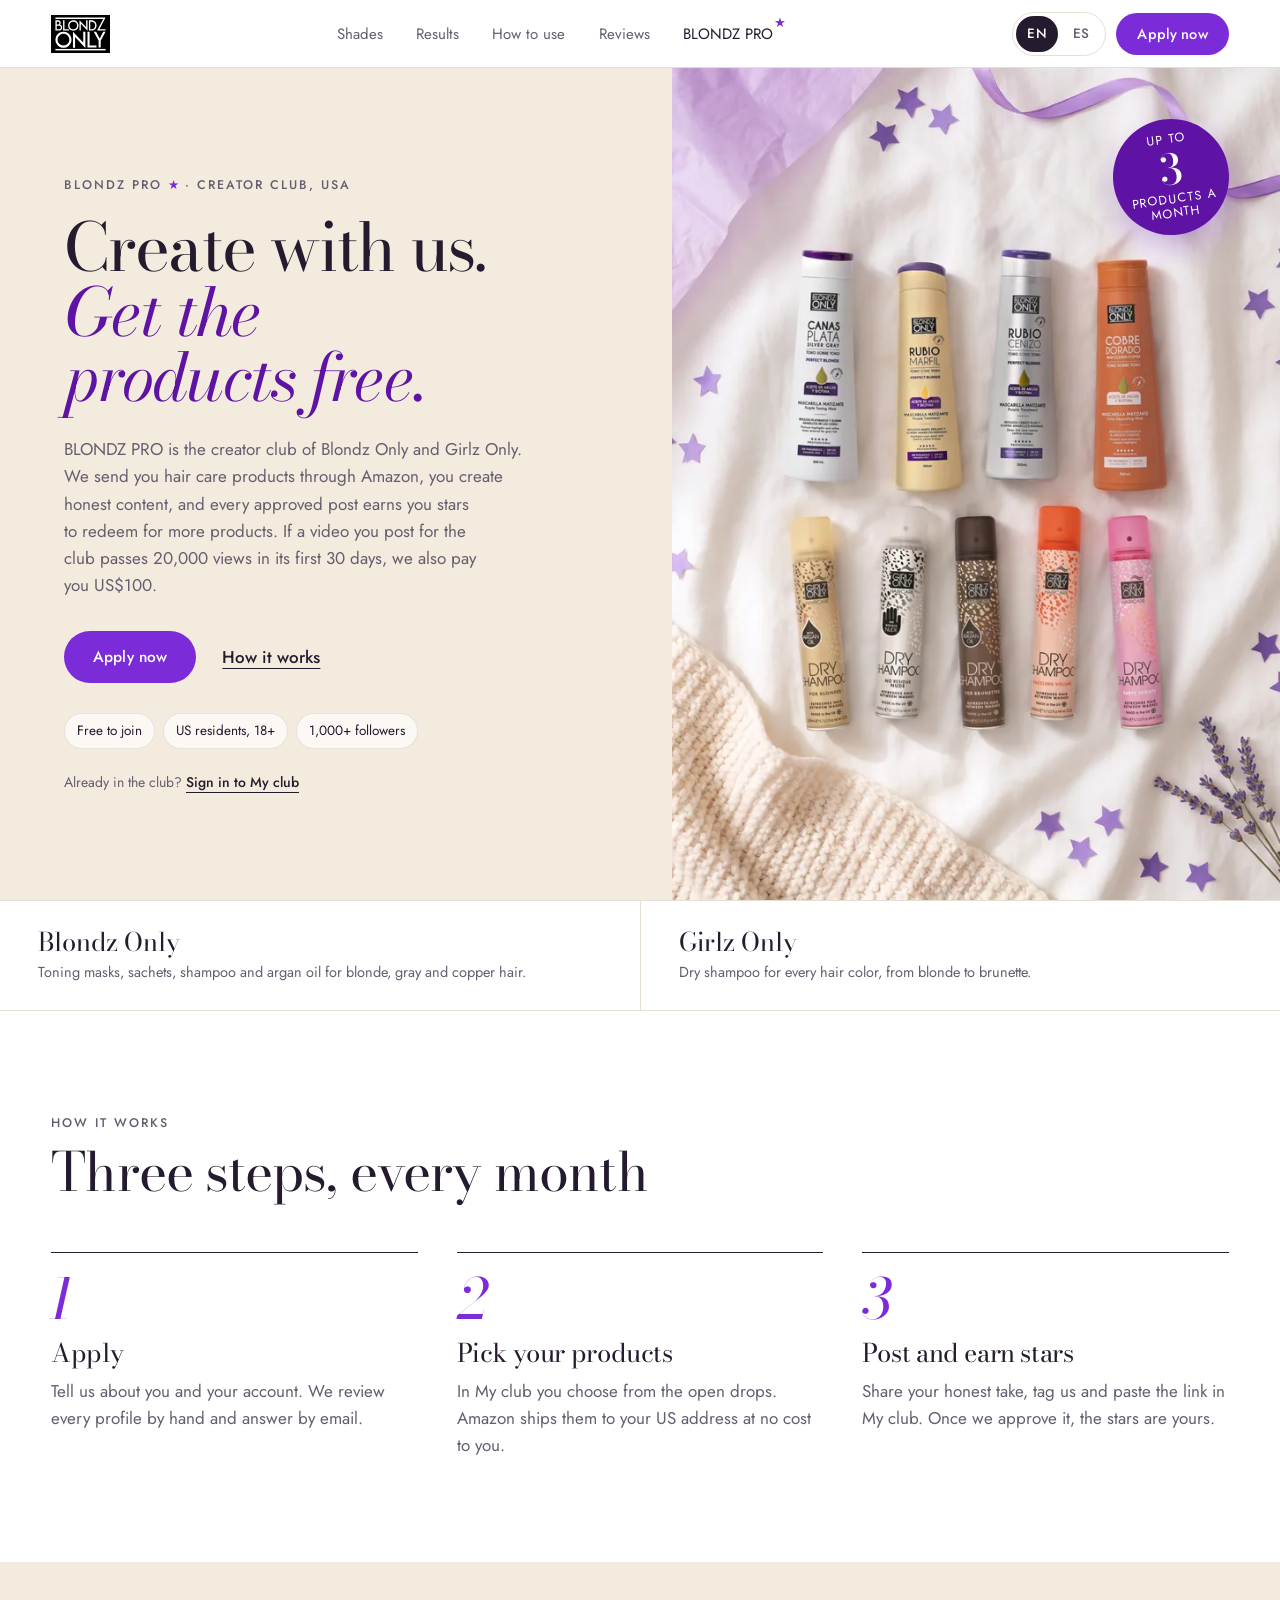
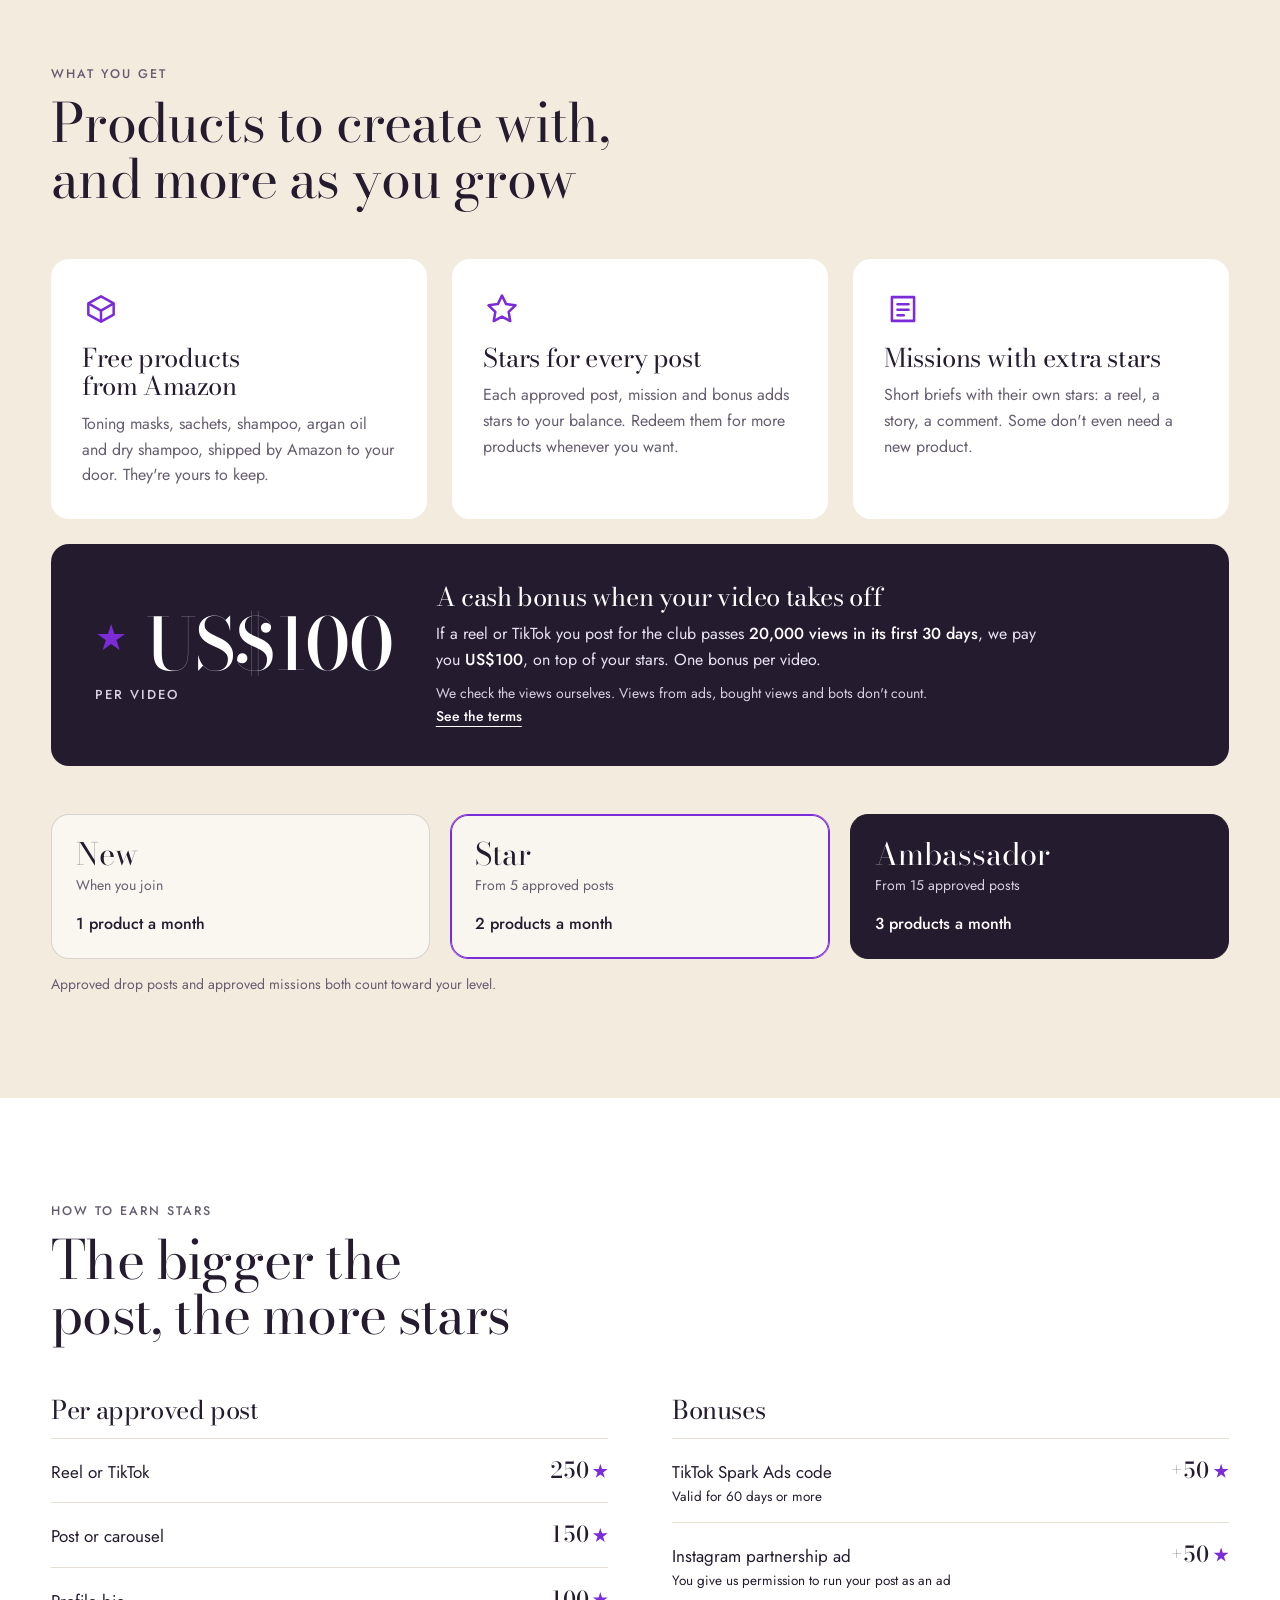
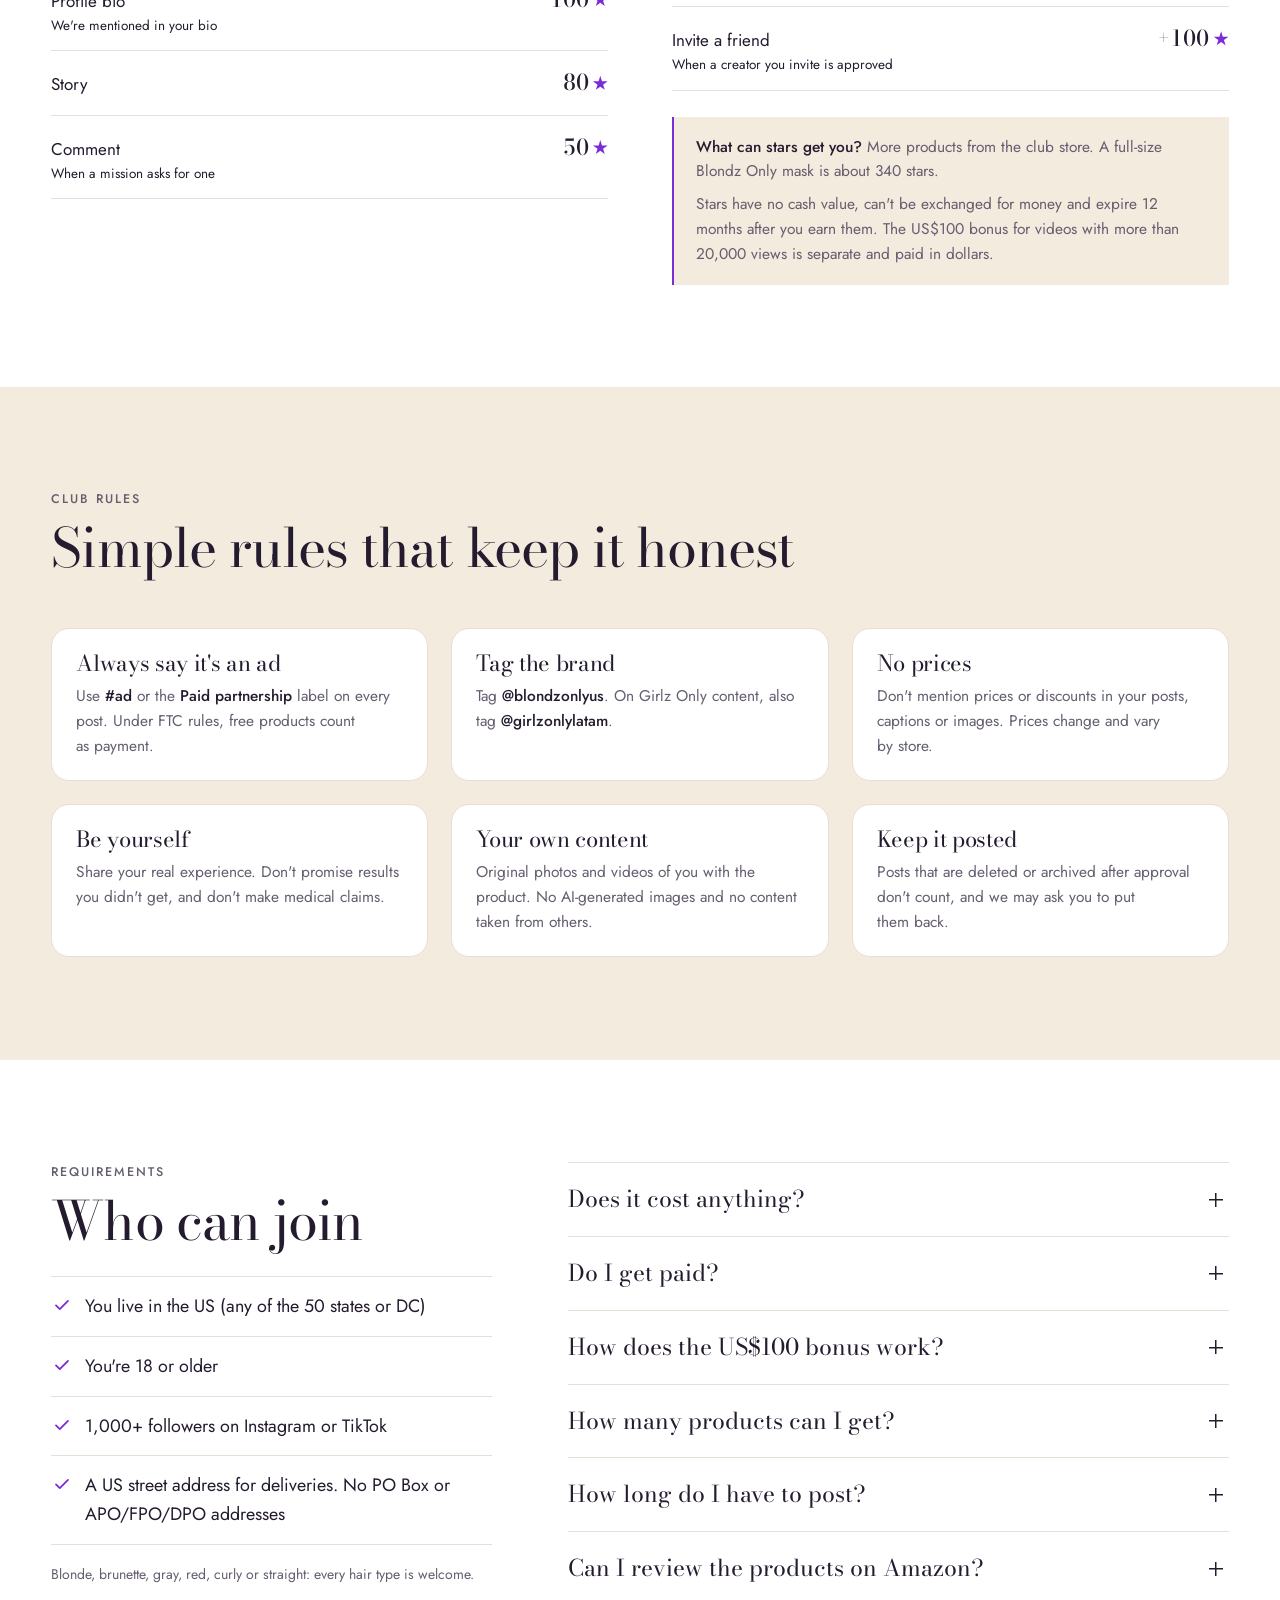
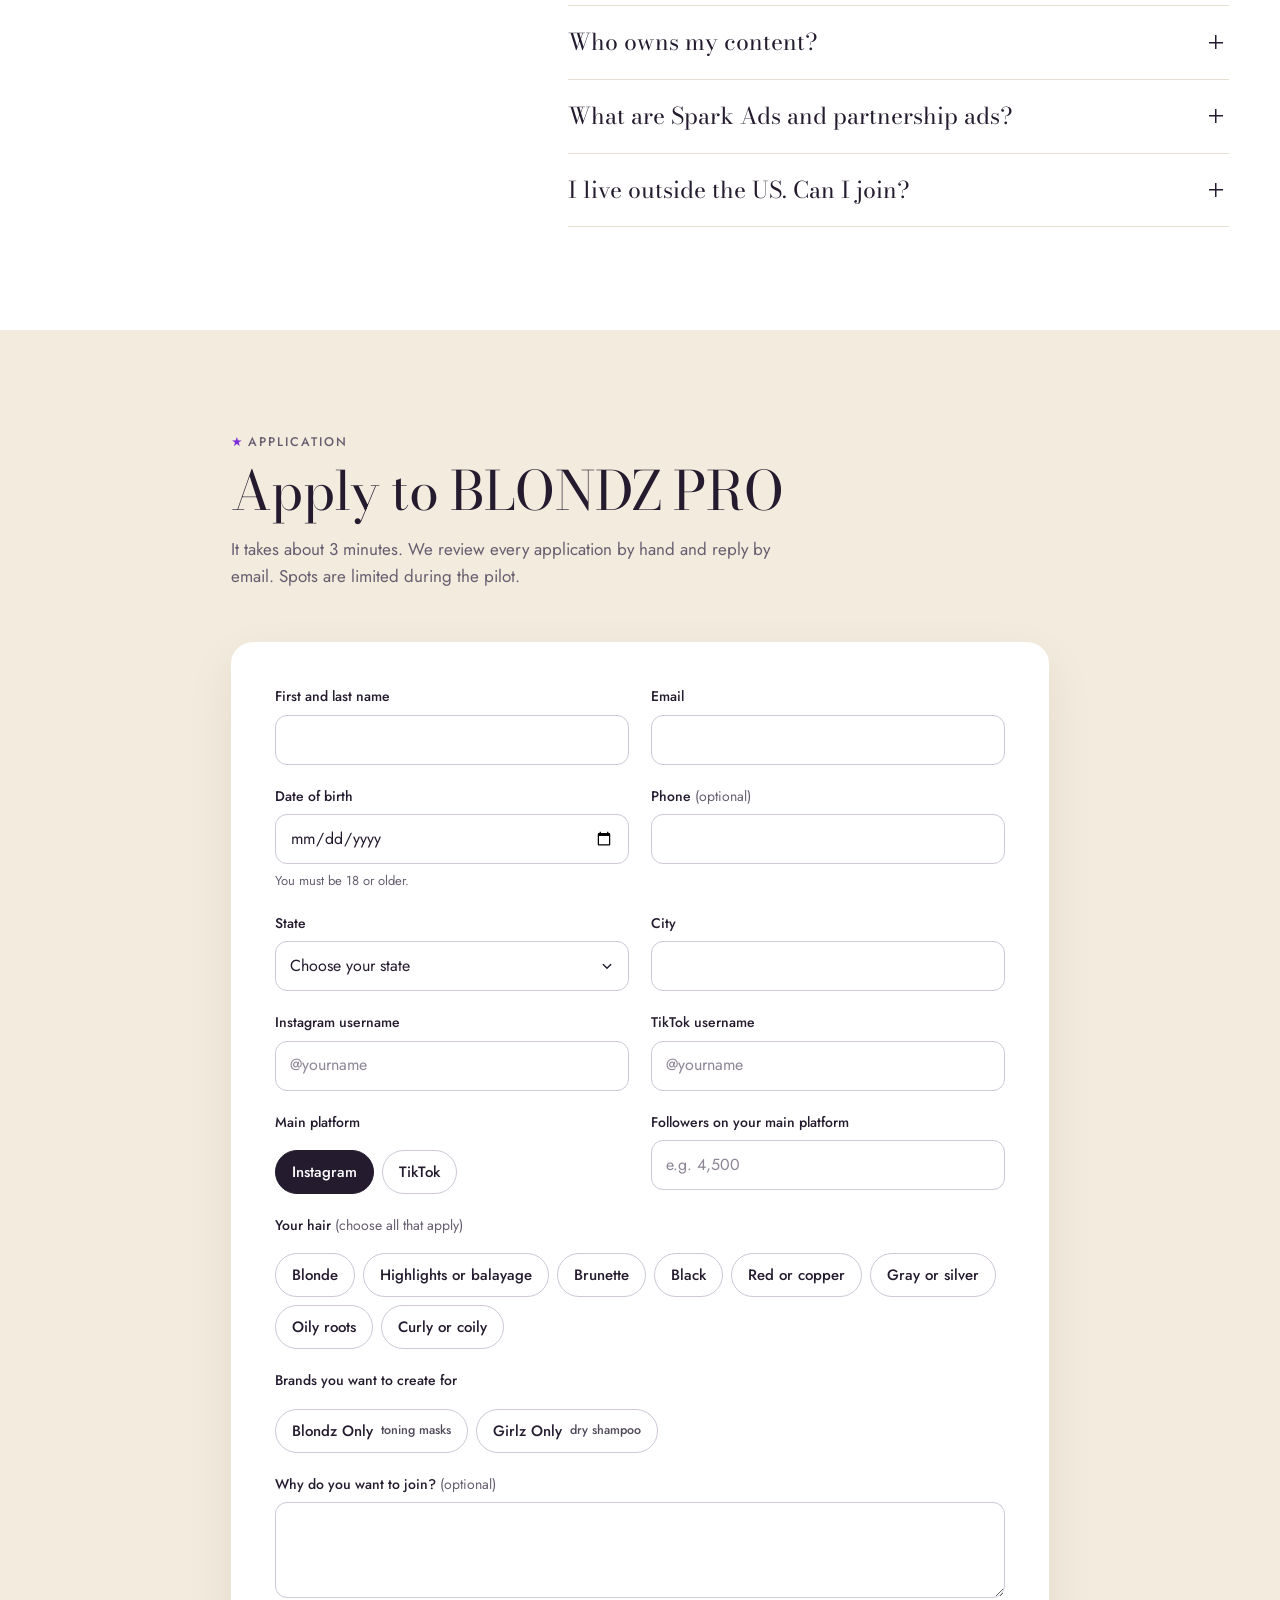
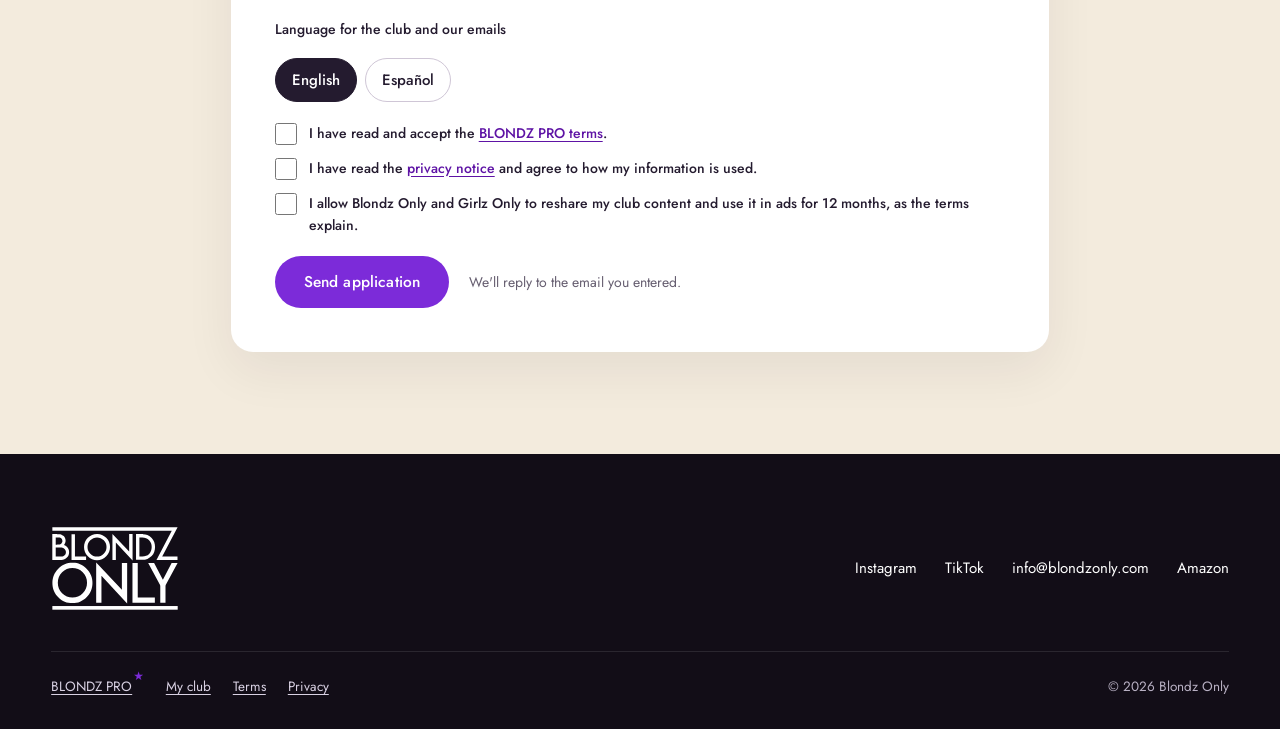
<file: blondz-pro/index.html>
<!DOCTYPE html>
<html lang="en">
<head>
<meta charset="UTF-8">
<meta name="viewport" content="width=device-width, initial-scale=1, viewport-fit=cover">
<script>try{var gpI=localStorage.getItem("gp_idioma");if(gpI==="es"||gpI==="en")document.documentElement.lang=gpI;}catch(e){}</script>
<title data-t-en="BLONDZ PRO Creator Club | Blondz Only and Girlz Only" data-t-es="Club de creadoras BLONDZ PRO | Blondz Only y Girlz Only">BLONDZ PRO Creator Club | Blondz Only and Girlz Only</title>
<meta name="description" content="Join BLONDZ PRO, the US creator club of Blondz Only and Girlz Only. Get free hair care products to create content, earn stars for more products and US$100 when a club video passes 20,000 views in its first 30 days.">
<meta name="robots" content="index, follow, max-image-preview:large">
<meta name="theme-color" content="#FFFFFF">
<link rel="icon" type="image/png" sizes="512x512" href="/images/favicon.png">
<link rel="apple-touch-icon" href="/images/favicon.png">
<link rel="canonical" href="https://www.blondzonly.com/blondz-pro/">
<meta property="og:type" content="website">
<meta property="og:site_name" content="Blondz Only">
<meta property="og:locale" content="en_US">
<meta property="og:locale:alternate" content="es_US">
<meta property="og:url" content="https://www.blondzonly.com/blondz-pro/">
<meta property="og:title" content="BLONDZ PRO, the creator club of Blondz Only and Girlz Only">
<meta property="og:description" content="Free hair care products to create content, stars for every approved post and US$100 for club videos with more than 20,000 views in their first 30 days. For US creators 18+ with 1,000+ followers.">
<meta property="og:image" content="https://www.blondzonly.com/assets/img/og.jpg">
<meta name="twitter:card" content="summary_large_image">
<link rel="stylesheet" href="/assets/css/site.css">
<link rel="stylesheet" href="/assets/css/girlz-pro.css">
<script src="/assets/js/girlz-pro.js" defer></script>
<script src="/assets/js/girlz-pro-apply.js" defer></script>
</head>
<body class="gp-page">
<a class="skip" href="#main"><span data-l="en">Skip to content</span><span data-l="es">Saltar al contenido</span></a>

<header class="site-header">
  <a class="brand" href="/" aria-label="Blondz Only home" data-i18n-attr="aria-label" data-en-aria-label="Blondz Only home" data-es-aria-label="Inicio de Blondz Only">
    <img class="logo-box" src="/assets/img/logo-box.svg" alt="" width="59" height="38">
  </a>
  <nav class="primary-nav" aria-label="Sections" data-i18n-attr="aria-label" data-en-aria-label="Sections" data-es-aria-label="Secciones">
    <a href="/#shades"><span data-l="en">Shades</span><span data-l="es">Tonos</span></a>
    <a href="/#results"><span data-l="en">Results</span><span data-l="es">Resultados</span></a>
    <a href="/#how"><span data-l="en">How to use</span><span data-l="es">Cómo usar</span></a>
    <a href="/#reviews"><span data-l="en">Reviews</span><span data-l="es">Reseñas</span></a>
    <a href="/blondz-pro/" aria-current="page">BLONDZ PRO<span class="pro-estrella" aria-hidden="true">★</span></a>
  </nav>
  <div class="header-actions">
    <a class="pro-movil" href="/blondz-pro/" aria-label="BLONDZ PRO" aria-current="page"><span class="pro-largo">BLONDZ </span>PRO<span class="pro-estrella" aria-hidden="true">★</span></a>
    <div class="gp-lang" role="group" aria-label="Language" data-i18n-attr="aria-label" data-en-aria-label="Language" data-es-aria-label="Idioma">
      <button type="button" data-gp-lang="en" aria-pressed="true"><span aria-hidden="true">EN</span><span class="visually-hidden" lang="en">English</span></button>
      <button type="button" data-gp-lang="es" aria-pressed="false"><span aria-hidden="true">ES</span><span class="visually-hidden" lang="es">Español</span></button>
    </div>
    <a class="btn btn-primary btn-sm gp-header-cta" href="#apply"><span data-l="en">Apply now</span><span data-l="es">Postúlate</span></a>
  </div>
</header>

<div class="gp-sugiere" id="gp-sugiere" lang="es" hidden>
  <span>¿Prefieres leer en español?</span>
  <button type="button" data-gp-sugiere="es">Cambiar a español</button>
  <button type="button" class="gp-sugiere-x" data-gp-sugiere="no" lang="en">Keep English</button>
</div>

<main id="main">

  <!-- portada -->
  <section class="gp-hero" aria-labelledby="gp-titulo">
    <div class="gp-hero-copy">
      <p class="gp-kicker">BLONDZ PRO <span class="gp-star" aria-hidden="true">★</span> · <span data-l="en">Creator club, USA</span><span data-l="es">Club de creadoras, EE. UU.</span></p>
      <h1 id="gp-titulo">
        <span data-l="en">Create with us. <em>Get the products free.</em></span>
        <span data-l="es">Crea con nosotras. <em>Recibe los productos gratis.</em></span>
      </h1>
      <p class="gp-lede">
        <span data-l="en">BLONDZ PRO is the creator club of Blondz Only and Girlz Only. We send you hair care products through Amazon, you create honest content, and every approved post earns you stars to redeem for more products. If a video you post for the club passes 20,000 views in its first 30 days, we also pay you US$100.</span>
        <span data-l="es">BLONDZ PRO es el club de creadoras de Blondz Only y Girlz Only. Te enviamos productos para el cabello por Amazon, tú creas contenido honesto y cada publicación aprobada te da estrellas para canjear por más productos. Si un video que publicas para el club pasa las 20,000 vistas en sus primeros 30 días, además te pagamos US$100.</span>
      </p>
      <div class="gp-cta">
        <a class="btn btn-primary" href="#apply"><span data-l="en">Apply now</span><span data-l="es">Postúlate</span></a>
        <a class="link" href="#how"><span data-l="en">How it works</span><span data-l="es">Cómo funciona</span></a>
      </div>
      <ul class="gp-facts">
        <li><span data-l="en">Free to join</span><span data-l="es">Entrar no cuesta nada</span></li>
        <li><span data-l="en">US residents, 18+</span><span data-l="es">Residentes en EE. UU., 18+</span></li>
        <li><span data-l="en">1,000+ followers</span><span data-l="es">1,000+ seguidores</span></li>
      </ul>
      <p class="gp-small" style="margin-top:22px"><span data-l="en">Already in the club?</span><span data-l="es">¿Ya estás en el club?</span> <a class="link" href="/blondz-pro/my-club/"><span data-l="en">Sign in to My club</span><span data-l="es">Entra a My club</span></a></p>
    </div>
    <div class="gp-hero-media">
      <p class="gp-badge"><span data-l="en">Up to</span><span data-l="es">Hasta</span><strong>3</strong><span data-l="en">products a month</span><span data-l="es">productos al mes</span></p>
      <img class="gp-hero-foto" src="/assets/img/blondz-pro-cama9-1200.webp" srcset="/assets/img/blondz-pro-cama9-760.webp 760w, /assets/img/blondz-pro-cama9-1200.webp 1200w" sizes="(max-width: 860px) 100vw, 46vw" width="1200" height="1490" fetchpriority="high" decoding="async" alt="The four Blondz Only toning masks and the five Girlz Only dry shampoos (Blonde, Nude, Brunette, Dazzling Volume and Party Nights) laid out on a bed with little purple stars" data-i18n-attr="alt" data-en-alt="The four Blondz Only toning masks and the five Girlz Only dry shampoos (Blonde, Nude, Brunette, Dazzling Volume and Party Nights) laid out on a bed with little purple stars" data-es-alt="Las cuatro mascarillas matizantes Blondz Only y los cinco shampoos en seco Girlz Only (Blonde, Nude, Brunette, Dazzling Volume y Party Nights) sobre una cama con estrellitas moradas">
    </div>
  </section>

  <div class="gp-marcas">
    <div>
      <strong>Blondz Only</strong>
      <span data-l="en">Toning masks, sachets, shampoo and argan oil for blonde, gray and copper hair.</span>
      <span data-l="es">Mascarillas matizantes, sachets, shampoo y aceite de argán para cabello rubio, con canas o cobrizo.</span>
    </div>
    <div>
      <strong>Girlz Only</strong>
      <span data-l="en">Dry shampoo for every hair color, from blonde to brunette.</span>
      <span data-l="es">Shampoo en seco para cada color de cabello, de rubio a castaño.</span>
    </div>
  </div>

  <!-- cómo funciona -->
  <section class="gp-sec" id="how" aria-labelledby="how-t">
    <div class="wrap">
      <div class="gp-head">
        <p class="gp-kicker"><span data-l="en">How it works</span><span data-l="es">Cómo funciona</span></p>
        <h2 id="how-t"><span data-l="en">Three steps, every month</span><span data-l="es">Tres pasos, cada mes</span></h2>
      </div>
      <ol class="gp-pasos">
        <li>
          <h3><span data-l="en">Apply</span><span data-l="es">Postúlate</span></h3>
          <p><span data-l="en">Tell us about you and your account. We review every profile by hand and answer by email.</span><span data-l="es">Cuéntanos de ti y de tu cuenta. Revisamos cada perfil a mano y te respondemos por correo.</span></p>
        </li>
        <li>
          <h3><span data-l="en">Pick your products</span><span data-l="es">Elige tus productos</span></h3>
          <p><span data-l="en">In My club you choose from the open drops. Amazon ships them to your US address at no cost to you.</span><span data-l="es">En My club eliges entre los drops abiertos. Amazon te los envía a tu dirección en EE. UU. sin costo para ti.</span></p>
        </li>
        <li>
          <h3><span data-l="en">Post and earn stars</span><span data-l="es">Publica y gana estrellas</span></h3>
          <p><span data-l="en">Share your honest take, tag us and paste the link in My club. Once we approve it, the stars are yours.</span><span data-l="es">Comparte tu opinión honesta, etiquétanos y pega el enlace en My club. Cuando la aprobamos, las estrellas son tuyas.</span></p>
        </li>
      </ol>
    </div>
  </section>

  <!-- qué recibes -->
  <section class="gp-sec gp-sec--marfil" id="benefits" aria-labelledby="ben-t">
    <div class="wrap">
      <div class="gp-head">
        <p class="gp-kicker"><span data-l="en">What you get</span><span data-l="es">Qué recibes</span></p>
        <h2 id="ben-t"><span data-l="en">Products to create with, and more as you grow</span><span data-l="es">Productos para crear, y más a medida que creces</span></h2>
      </div>
      <div class="gp-gana">
        <article>
          <svg viewBox="0 0 24 24" aria-hidden="true"><path d="M4 8.5 12 4l8 4.5v7L12 20l-8-4.5z" fill="none" stroke="currentColor" stroke-width="1.6" stroke-linejoin="round"/><path d="M4 8.5 12 13l8-4.5M12 13v7" fill="none" stroke="currentColor" stroke-width="1.6" stroke-linejoin="round"/></svg>
          <h3><span data-l="en">Free products from Amazon</span><span data-l="es">Productos gratis por Amazon</span></h3>
          <p><span data-l="en">Toning masks, sachets, shampoo, argan oil and dry shampoo, shipped by Amazon to your door. They're yours to keep.</span><span data-l="es">Mascarillas matizantes, sachets, shampoo, aceite de argán y shampoo en seco, enviados por Amazon a tu puerta. Son tuyos.</span></p>
        </article>
        <article>
          <svg viewBox="0 0 24 24" aria-hidden="true"><path d="M12 3.5l2.6 5.4 5.9.8-4.3 4.1 1 5.8L12 16.8l-5.2 2.8 1-5.8-4.3-4.1 5.9-.8z" fill="none" stroke="currentColor" stroke-width="1.6" stroke-linejoin="round"/></svg>
          <h3><span data-l="en">Stars for every post</span><span data-l="es">Estrellas por cada publicación</span></h3>
          <p><span data-l="en">Each approved post, mission and bonus adds stars to your balance. Redeem them for more products whenever you want.</span><span data-l="es">Cada publicación, misión y bono aprobado suma estrellas a tu saldo. Canjéalas por más productos cuando quieras.</span></p>
        </article>
        <article>
          <svg viewBox="0 0 24 24" aria-hidden="true"><path d="M5 4.5h14v15H5z" fill="none" stroke="currentColor" stroke-width="1.6" stroke-linejoin="round"/><path d="M8.5 9h7M8.5 12.5h7M8.5 16h4" fill="none" stroke="currentColor" stroke-width="1.6" stroke-linecap="round"/></svg>
          <h3><span data-l="en">Missions with extra stars</span><span data-l="es">Misiones con estrellas extra</span></h3>
          <p><span data-l="en">Short briefs with their own stars: a reel, a story, a comment. Some don't even need a new product.</span><span data-l="es">Encargos cortos con sus propias estrellas: un reel, una historia, un comentario. Algunos ni siquiera necesitan un producto nuevo.</span></p>
        </article>
      </div>
      <div class="gp-efectivo">
        <p class="gp-efectivo-monto"><span class="gp-star" aria-hidden="true">★</span> US$100 <small><span data-l="en">per video</span><span data-l="es">por video</span></small></p>
        <div>
          <h3><span data-l="en">A cash bonus when your video takes off</span><span data-l="es">Un bono en efectivo cuando tu video despega</span></h3>
          <p><span data-l="en">If a reel or TikTok you post for the club passes <strong>20,000 views in its first 30 days</strong>, we pay you <strong>US$100</strong>, on top of your stars. One bonus per video.</span><span data-l="es">Si un reel o TikTok que publicas para el club pasa las <strong>20,000 vistas en sus primeros 30 días</strong>, te pagamos <strong>US$100</strong>, además de tus estrellas. Un bono por video.</span></p>
          <p class="gp-small"><span data-l="en">We check the views ourselves. Views from ads, bought views and bots don't count.</span><span data-l="es">Las vistas las revisamos nosotras. No cuentan las vistas de anuncios, las compradas ni las de bots.</span> <a class="link" href="/blondz-pro/terms/#t8" data-l="en">See the terms</a><a class="link" href="/blondz-pro/terms/#e8" data-l="es">Ver los términos</a></p>
        </div>
      </div>
      <ul class="gp-niveles" aria-label="Levels" data-i18n-attr="aria-label" data-en-aria-label="Levels" data-es-aria-label="Niveles">
        <li>
          <span class="gp-nv"><span data-l="en">New</span><span data-l="es">Nueva</span></span>
          <span class="gp-desde"><span data-l="en">When you join</span><span data-l="es">Al entrar</span></span>
          <span class="gp-cuantos"><span data-l="en">1 product a month</span><span data-l="es">1 producto al mes</span></span>
        </li>
        <li>
          <span class="gp-nv"><span data-l="en">Star</span><span data-l="es">Estrella</span></span>
          <span class="gp-desde"><span data-l="en">From 5 approved posts</span><span data-l="es">Desde 5 publicaciones aprobadas</span></span>
          <span class="gp-cuantos"><span data-l="en">2 products a month</span><span data-l="es">2 productos al mes</span></span>
        </li>
        <li>
          <span class="gp-nv"><span data-l="en">Ambassador</span><span data-l="es">Embajadora</span></span>
          <span class="gp-desde"><span data-l="en">From 15 approved posts</span><span data-l="es">Desde 15 publicaciones aprobadas</span></span>
          <span class="gp-cuantos"><span data-l="en">3 products a month</span><span data-l="es">3 productos al mes</span></span>
        </li>
      </ul>
      <p class="gp-small" style="margin-top:14px"><span data-l="en">Approved drop posts and approved missions both count toward your level.</span><span data-l="es">Para tu nivel cuentan las publicaciones de drops y las misiones aprobadas.</span></p>
    </div>
  </section>

  <!-- estrellas -->
  <section class="gp-sec" id="stars" aria-labelledby="stars-t">
    <div class="wrap">
      <div class="gp-head">
        <p class="gp-kicker"><span data-l="en">How to earn stars</span><span data-l="es">Cómo ganar estrellas</span></p>
        <h2 id="stars-t"><span data-l="en">The bigger the post, the more stars</span><span data-l="es">Entre más grande la publicación, más estrellas</span></h2>
      </div>
      <div class="gp-tablas">
        <div>
          <h3><span data-l="en">Per approved post</span><span data-l="es">Por publicación aprobada</span></h3>
          <ul class="gp-tabla">
            <li><span><span data-l="en">Reel or TikTok</span><span data-l="es">Reel o TikTok</span></span><b>250<i class="gp-astro" aria-hidden="true"></i><span class="visually-hidden"><span data-l="en">stars</span><span data-l="es">estrellas</span></span></b></li>
            <li><span><span data-l="en">Post or carousel</span><span data-l="es">Post o carrusel</span></span><b>150<i class="gp-astro" aria-hidden="true"></i><span class="visually-hidden"><span data-l="en">stars</span><span data-l="es">estrellas</span></span></b></li>
            <li><span><span data-l="en">Profile bio</span><span data-l="es">Bio del perfil</span><small><span data-l="en">We're mentioned in your bio</span><span data-l="es">Nos mencionas en tu bio</span></small></span><b>100<i class="gp-astro" aria-hidden="true"></i><span class="visually-hidden"><span data-l="en">stars</span><span data-l="es">estrellas</span></span></b></li>
            <li><span><span data-l="en">Story</span><span data-l="es">Historia</span></span><b>80<i class="gp-astro" aria-hidden="true"></i><span class="visually-hidden"><span data-l="en">stars</span><span data-l="es">estrellas</span></span></b></li>
            <li><span><span data-l="en">Comment</span><span data-l="es">Comentario</span><small><span data-l="en">When a mission asks for one</span><span data-l="es">Cuando una misión lo pide</span></small></span><b>50<i class="gp-astro" aria-hidden="true"></i><span class="visually-hidden"><span data-l="en">stars</span><span data-l="es">estrellas</span></span></b></li>
          </ul>
        </div>
        <div>
          <h3><span data-l="en">Bonuses</span><span data-l="es">Bonos</span></h3>
          <ul class="gp-tabla">
            <li><span><span data-l="en">TikTok Spark Ads code</span><span data-l="es">Código de Spark Ads de TikTok</span><small><span data-l="en">Valid for 60 days or more</span><span data-l="es">Con vigencia de 60 días o más</span></small></span><b>+50<i class="gp-astro" aria-hidden="true"></i><span class="visually-hidden"><span data-l="en">stars</span><span data-l="es">estrellas</span></span></b></li>
            <li><span><span data-l="en">Instagram partnership ad</span><span data-l="es">Anuncio de colaboración en Instagram</span><small><span data-l="en">You give us permission to run your post as an ad</span><span data-l="es">Nos das permiso para usar tu publicación como anuncio</span></small></span><b>+50<i class="gp-astro" aria-hidden="true"></i><span class="visually-hidden"><span data-l="en">stars</span><span data-l="es">estrellas</span></span></b></li>
            <li><span><span data-l="en">Invite a friend</span><span data-l="es">Invita a una amiga</span><small><span data-l="en">When a creator you invite is approved</span><span data-l="es">Cuando aprobamos a una creadora que invitaste</span></small></span><b>+100<i class="gp-astro" aria-hidden="true"></i><span class="visually-hidden"><span data-l="en">stars</span><span data-l="es">estrellas</span></span></b></li>
          </ul>
          <div class="gp-canje">
            <p><strong><span data-l="en">What can stars get you?</span><span data-l="es">¿Qué consigues con las estrellas?</span></strong> <span data-l="en">More products from the club store. A full-size Blondz Only mask is about 340 stars.</span><span data-l="es">Más productos de la tienda del club. Una mascarilla Blondz Only de tamaño completo cuesta unas 340 estrellas.</span></p>
            <p><span data-l="en">Stars have no cash value, can't be exchanged for money and expire 12 months after you earn them. The US$100 bonus for videos with more than 20,000 views is separate and paid in dollars.</span><span data-l="es">Las estrellas no tienen valor en dinero, no se cambian por efectivo y vencen 12 meses después de ganarlas. El bono de US$100 por videos con más de 20,000 vistas va aparte y se paga en dólares.</span></p>
          </div>
        </div>
      </div>
    </div>
  </section>

  <!-- reglas -->
  <section class="gp-sec gp-sec--marfil" id="rules" aria-labelledby="rules-t">
    <div class="wrap">
      <div class="gp-head">
        <p class="gp-kicker"><span data-l="en">Club rules</span><span data-l="es">Reglas del club</span></p>
        <h2 id="rules-t"><span data-l="en">Simple rules that keep it honest</span><span data-l="es">Reglas sencillas para que todo sea honesto</span></h2>
      </div>
      <ul class="gp-reglas">
        <li>
          <h3><span data-l="en">Always say it's an ad</span><span data-l="es">Siempre di que es publicidad</span></h3>
          <p><span data-l="en">Use <span class="gp-etq">#ad</span> or the <span class="gp-etq">Paid partnership</span> label on every post. Under FTC rules, free products count as payment.</span><span data-l="es">Usa <span class="gp-etq">#ad</span> o la etiqueta <span class="gp-etq">Paid partnership</span> (colaboración pagada) en cada publicación. Para la FTC, los productos gratis cuentan como pago.</span></p>
        </li>
        <li>
          <h3><span data-l="en">Tag the brand</span><span data-l="es">Etiqueta a la marca</span></h3>
          <p><span data-l="en">Tag <span class="gp-etq">@blondzonlyus</span>. On Girlz Only content, also tag <span class="gp-etq">@girlzonlylatam</span>.</span><span data-l="es">Etiqueta a <span class="gp-etq">@blondzonlyus</span>. En contenido de Girlz Only, etiqueta también a <span class="gp-etq">@girlzonlylatam</span>.</span></p>
        </li>
        <li>
          <h3><span data-l="en">No prices</span><span data-l="es">Sin precios</span></h3>
          <p><span data-l="en">Don't mention prices or discounts in your posts, captions or images. Prices change and vary by store.</span><span data-l="es">No menciones precios ni descuentos en tus publicaciones, textos ni imágenes. Los precios cambian y varían según la tienda.</span></p>
        </li>
        <li>
          <h3><span data-l="en">Be yourself</span><span data-l="es">Sé tú misma</span></h3>
          <p><span data-l="en">Share your real experience. Don't promise results you didn't get, and don't make medical claims.</span><span data-l="es">Cuenta tu experiencia real. No prometas resultados que no tuviste ni hagas afirmaciones médicas.</span></p>
        </li>
        <li>
          <h3><span data-l="en">Your own content</span><span data-l="es">Contenido tuyo</span></h3>
          <p><span data-l="en">Original photos and videos of you with the product. No AI-generated images and no content taken from others.</span><span data-l="es">Fotos y videos originales tuyos con el producto. Nada de imágenes hechas con IA ni contenido de otras personas.</span></p>
        </li>
        <li>
          <h3><span data-l="en">Keep it posted</span><span data-l="es">Déjala publicada</span></h3>
          <p><span data-l="en">Posts that are deleted or archived after approval don't count, and we may ask you to put them back.</span><span data-l="es">Las publicaciones que se borran o archivan después de aprobadas no cuentan, y te podemos pedir que las vuelvas a subir.</span></p>
        </li>
      </ul>
    </div>
  </section>

  <!-- requisitos y preguntas -->
  <section class="gp-sec" id="requirements" aria-labelledby="req-t">
    <div class="wrap gp-req">
      <div>
        <p class="gp-kicker"><span data-l="en">Requirements</span><span data-l="es">Requisitos</span></p>
        <h2 id="req-t" style="margin:12px 0 26px;font-size:clamp(34px,4.2vw,58px);line-height:1.04"><span data-l="en">Who can join</span><span data-l="es">Quién puede entrar</span></h2>
        <ul class="gp-checks">
          <li><span data-l="en">You live in the US (any of the 50 states or DC)</span><span data-l="es">Vives en EE. UU. (en cualquiera de los 50 estados o en DC)</span></li>
          <li><span data-l="en">You're 18 or older</span><span data-l="es">Tienes 18 años o más</span></li>
          <li><span data-l="en">1,000+ followers on Instagram or TikTok</span><span data-l="es">1,000+ seguidores en Instagram o TikTok</span></li>
          <li><span data-l="en">A US street address for deliveries. No PO Box or APO/FPO/DPO addresses</span><span data-l="es">Una dirección física en EE. UU. para las entregas. Sin PO Box ni direcciones APO/FPO/DPO</span></li>
        </ul>
        <p class="gp-small" style="margin-top:18px"><span data-l="en">Blonde, brunette, gray, red, curly or straight: every hair type is welcome.</span><span data-l="es">Rubia, castaña, con canas, pelirroja, rizada o lisa: todo tipo de cabello es bienvenido.</span></p>
      </div>
      <div>
        <h2 class="visually-hidden"><span data-l="en">Questions</span><span data-l="es">Preguntas</span></h2>
        <div class="faq-list">
          <details>
            <summary><span data-l="en">Does it cost anything?</span><span data-l="es">¿Cuesta algo?</span></summary>
            <div class="faq-a"><p><span data-l="en">No. Joining is free and the products ship at no cost to you.</span><span data-l="es">No. Entrar es gratis y los productos llegan sin costo para ti.</span></p></div>
          </details>
          <details>
            <summary><span data-l="en">Do I get paid?</span><span data-l="es">¿Me pagan?</span></summary>
            <div class="faq-a"><p><span data-l="en">You get free products and stars you can redeem for more products (stars have no cash value). And when a video you post for the club passes 20,000 views in its first 30 days, we pay you a US$100 cash bonus.</span><span data-l="es">Recibes productos gratis y estrellas que canjeas por más productos (las estrellas no tienen valor en dinero). Y cuando un video que publicas para el club pasa las 20,000 vistas en sus primeros 30 días, te pagamos un bono de US$100 en efectivo.</span></p></div>
          </details>
          <details>
            <summary><span data-l="en">How does the US$100 bonus work?</span><span data-l="es">¿Cómo funciona el bono de US$100?</span></summary>
            <div class="faq-a"><p><span data-l="en">It's for reels and TikToks you post for a drop or a mission, once we've approved them. We count the views ourselves during the first 30 days and may ask you for a screenshot. Views from ads, bought views and bots don't count, and the post has to stay up with #ad or the Paid partnership label. We email you when you earn it and pay you in dollars to an account in your name, like PayPal or Zelle, within 30 days. One bonus per video.</span><span data-l="es">Es para los reels y TikToks que publicas para un drop o una misión, una vez que los aprobamos. Contamos las vistas nosotras durante los primeros 30 días y te podemos pedir una captura de pantalla. No cuentan las vistas de anuncios, las compradas ni las de bots, y la publicación tiene que seguir arriba con #ad o la etiqueta de colaboración pagada. Te escribimos cuando lo ganas y te pagamos en dólares a una cuenta a tu nombre, como PayPal o Zelle, en menos de 30 días. Un bono por video.</span></p></div>
          </details>
          <details>
            <summary><span data-l="en">How many products can I get?</span><span data-l="es">¿Cuántos productos puedo recibir?</span></summary>
            <div class="faq-a"><p><span data-l="en">It depends on your level: 1 a month as New, 2 as Star and 3 as Ambassador. To order more, post about the ones you already got: you can have up to 2 products without a link. There's also a yearly limit, explained in the terms.</span><span data-l="es">Depende de tu nivel: 1 al mes como Nueva, 2 como Estrella y 3 como Embajadora. Para pedir más, publica los que ya recibiste: puedes tener hasta 2 productos sin enlace. También hay un límite al año, que explican los términos.</span></p></div>
          </details>
          <details>
            <summary><span data-l="en">How long do I have to post?</span><span data-l="es">¿Cuánto tiempo tengo para publicar?</span></summary>
            <div class="faq-a"><p><span data-l="en">Each drop shows its deadline, counted from the day it ships. You'll see it in My club next to your tracking number, and we'll send you a reminder.</span><span data-l="es">Cada drop muestra su plazo, contado desde el día en que sale. Lo ves en My club junto a tu número de guía y te mandamos un recordatorio.</span></p></div>
          </details>
          <details>
            <summary><span data-l="en">Can I review the products on Amazon?</span><span data-l="es">¿Puedo dejar reseñas de los productos en Amazon?</span></summary>
            <div class="faq-a"><p><strong><span data-l="en">No.</span><span data-l="es">No.</span></strong> <span data-l="en">Amazon doesn't allow reviews of products received for free, so you can't review club products there or ask anyone else to. Your content on Instagram and TikTok is what counts.</span><span data-l="es">Amazon no permite reseñas de productos recibidos gratis, así que no puedes dejarlas ahí ni pedírselas a nadie. Lo que cuenta es tu contenido en Instagram y TikTok.</span></p></div>
          </details>
          <details>
            <summary><span data-l="en">Who owns my content?</span><span data-l="es">¿De quién es mi contenido?</span></summary>
            <div class="faq-a"><p><span data-l="en">You do. When you join, you let Blondz Only and Girlz Only reshare your club posts and use them in ads for 12 months. The terms explain the details.</span><span data-l="es">Tuyo. Al entrar, nos permites a Blondz Only y Girlz Only compartir tus publicaciones del club y usarlas en anuncios durante 12 meses. Los términos explican los detalles.</span></p></div>
          </details>
          <details>
            <summary><span data-l="en">What are Spark Ads and partnership ads?</span><span data-l="es">¿Qué son los Spark Ads y los anuncios de colaboración?</span></summary>
            <div class="faq-a"><p><span data-l="en">They let us boost your post as an ad that shows your account. My club walks you through sharing a Spark Ads code on TikTok or giving permission on Instagram. Each one adds 50 stars.</span><span data-l="es">Nos permiten promocionar tu publicación como un anuncio que muestra tu cuenta. En My club te explicamos paso a paso cómo compartir un código de Spark Ads en TikTok o dar el permiso en Instagram. Cada uno suma 50 estrellas.</span></p></div>
          </details>
          <details>
            <summary><span data-l="en">I live outside the US. Can I join?</span><span data-l="es">Vivo fuera de EE. UU. ¿Puedo entrar?</span></summary>
            <div class="faq-a"><p><span data-l="en">For now this club is only for US residents, because products ship from Amazon in the US.</span><span data-l="es">Por ahora este club es solo para residentes en EE. UU., porque los productos salen de Amazon en EE. UU.</span></p></div>
          </details>
        </div>
      </div>
    </div>
  </section>

  <!-- formulario -->
  <section class="gp-sec gp-sec--marfil" id="apply" aria-labelledby="apply-t">
    <div class="wrap" style="max-width:920px">
      <div class="gp-head">
        <p class="gp-kicker"><span class="gp-star" aria-hidden="true">★</span> <span data-l="en">Application</span><span data-l="es">Postulación</span></p>
        <h2 id="apply-t"><span data-l="en">Apply to BLONDZ PRO</span><span data-l="es">Postúlate a BLONDZ PRO</span></h2>
        <p><span data-l="en">It takes about 3 minutes. We review every application by hand and reply by email. Spots are limited during the pilot.</span><span data-l="es">Toma unos 3 minutos. Revisamos cada postulación a mano y te respondemos por correo. Los cupos del piloto son limitados.</span></p>
        <p class="gp-ref-nota" id="gp-ref-nota" hidden><span data-l="en">A creator from the club invited you. Invite code:</span><span data-l="es">Te invitó una creadora del club. Código de invitación:</span> <strong id="gp-ref-cod"></strong></p>
      </div>

      <form class="gp-form" id="gp-form" novalidate>
        <div class="gp-f" data-campo="nombre">
          <label for="f-nombre"><span data-l="en">First and last name</span><span data-l="es">Nombre y apellido</span></label>
          <input id="f-nombre" name="nombre" type="text" autocomplete="name" maxlength="80" required aria-describedby="e-nombre">
          <p class="gp-err" id="e-nombre" role="alert"></p>
        </div>
        <div class="gp-f" data-campo="correo">
          <label for="f-correo"><span data-l="en">Email</span><span data-l="es">Correo</span></label>
          <input id="f-correo" name="correo" type="email" autocomplete="email" inputmode="email" maxlength="120" required aria-describedby="e-correo" autocapitalize="off" spellcheck="false">
          <p class="gp-err" id="e-correo" role="alert"></p>
        </div>
        <div class="gp-f" data-campo="nacimiento">
          <label for="f-nacimiento"><span data-l="en">Date of birth</span><span data-l="es">Fecha de nacimiento</span></label>
          <input id="f-nacimiento" name="nacimiento" type="date" autocomplete="bday" min="1930-01-01" required aria-describedby="h-nacimiento e-nacimiento">
          <p class="gp-hint" id="h-nacimiento"><span data-l="en">You must be 18 or older.</span><span data-l="es">Debes tener 18 años o más.</span></p>
          <p class="gp-err" id="e-nacimiento" role="alert"></p>
        </div>
        <div class="gp-f" data-campo="telefono">
          <label for="f-telefono"><span data-l="en">Phone</span><span data-l="es">Teléfono</span> <span class="gp-opc"><span data-l="en">(optional)</span><span data-l="es">(opcional)</span></span></label>
          <input id="f-telefono" name="telefono" type="tel" autocomplete="tel" inputmode="tel" maxlength="20" aria-describedby="e-telefono">
          <p class="gp-err" id="e-telefono" role="alert"></p>
        </div>
        <div class="gp-f" data-campo="estado_us">
          <label for="f-estado"><span data-l="en">State</span><span data-l="es">Estado</span></label>
          <select id="f-estado" name="estado_us" autocomplete="address-level1" required aria-describedby="e-estado_us">
            <option value="" data-t-en="Choose your state" data-t-es="Elige tu estado">Choose your state</option>
          </select>
          <p class="gp-err" id="e-estado_us" role="alert"></p>
        </div>
        <div class="gp-f" data-campo="ciudad">
          <label for="f-ciudad"><span data-l="en">City</span><span data-l="es">Ciudad</span></label>
          <input id="f-ciudad" name="ciudad" type="text" autocomplete="address-level2" maxlength="60" required aria-describedby="e-ciudad">
          <p class="gp-err" id="e-ciudad" role="alert"></p>
        </div>
        <div class="gp-f" data-campo="instagram">
          <label for="f-instagram"><span data-l="en">Instagram username</span><span data-l="es">Usuario de Instagram</span></label>
          <input id="f-instagram" name="instagram" type="text" autocomplete="off" autocapitalize="off" spellcheck="false" maxlength="40" placeholder="@yourname" data-i18n-attr="placeholder" data-en-placeholder="@yourname" data-es-placeholder="@tunombre" aria-describedby="e-instagram">
          <p class="gp-err" id="e-instagram" role="alert"></p>
        </div>
        <div class="gp-f" data-campo="tiktok">
          <label for="f-tiktok"><span data-l="en">TikTok username</span><span data-l="es">Usuario de TikTok</span></label>
          <input id="f-tiktok" name="tiktok" type="text" autocomplete="off" autocapitalize="off" spellcheck="false" maxlength="40" placeholder="@yourname" data-i18n-attr="placeholder" data-en-placeholder="@yourname" data-es-placeholder="@tunombre" aria-describedby="e-tiktok">
          <p class="gp-err" id="e-tiktok" role="alert"></p>
        </div>
        <fieldset class="gp-chips gp-f" data-campo="red_principal">
          <legend><span data-l="en">Main platform</span><span data-l="es">Red principal</span></legend>
          <label><input type="radio" name="red_principal" value="instagram" checked><span>Instagram</span></label>
          <label><input type="radio" name="red_principal" value="tiktok"><span>TikTok</span></label>
        </fieldset>
        <div class="gp-f" data-campo="seguidores">
          <label for="f-seguidores"><span data-l="en">Followers on your main platform</span><span data-l="es">Seguidores en tu red principal</span></label>
          <input id="f-seguidores" name="seguidores" type="text" inputmode="numeric" autocomplete="off" maxlength="12" placeholder="e.g. 4,500" data-i18n-attr="placeholder" data-en-placeholder="e.g. 4,500" data-es-placeholder="ej. 4,500" required aria-describedby="e-seguidores">
          <p class="gp-err" id="e-seguidores" role="alert"></p>
        </div>

        <fieldset class="gp-chips gp-full gp-f" data-campo="cabello">
          <legend><span data-l="en">Your hair</span><span data-l="es">Tu cabello</span> <span class="gp-opc"><span data-l="en">(choose all that apply)</span><span data-l="es">(elige todo lo que aplique)</span></span></legend>
          <label><input type="checkbox" name="cabello" value="rubio"><span><span data-l="en">Blonde</span><span data-l="es">Rubio</span></span></label>
          <label><input type="checkbox" name="cabello" value="mechas"><span><span data-l="en">Highlights or balayage</span><span data-l="es">Mechas o balayage</span></span></label>
          <label><input type="checkbox" name="cabello" value="castano"><span><span data-l="en">Brunette</span><span data-l="es">Castaño</span></span></label>
          <label><input type="checkbox" name="cabello" value="negro"><span><span data-l="en">Black</span><span data-l="es">Negro</span></span></label>
          <label><input type="checkbox" name="cabello" value="rojizo"><span><span data-l="en">Red or copper</span><span data-l="es">Rojizo o cobrizo</span></span></label>
          <label><input type="checkbox" name="cabello" value="canas"><span><span data-l="en">Gray or silver</span><span data-l="es">Canas</span></span></label>
          <label><input type="checkbox" name="cabello" value="graso"><span><span data-l="en">Oily roots</span><span data-l="es">Raíz grasa</span></span></label>
          <label><input type="checkbox" name="cabello" value="rizado"><span><span data-l="en">Curly or coily</span><span data-l="es">Rizado</span></span></label>
          <p class="gp-err" id="e-cabello" role="alert" style="width:100%"></p>
        </fieldset>

        <fieldset class="gp-chips gp-full gp-f" data-campo="marcas" aria-describedby="e-marcas">
          <legend><span data-l="en">Brands you want to create for</span><span data-l="es">Marcas para las que quieres crear</span></legend>
          <label><input type="checkbox" name="marcas" value="blondz"><span>Blondz Only <small><span data-l="en">toning masks</span><span data-l="es">mascarillas matizantes</span></small></span></label>
          <label><input type="checkbox" name="marcas" value="girlz"><span>Girlz Only <small><span data-l="en">dry shampoo</span><span data-l="es">shampoo en seco</span></small></span></label>
          <p class="gp-err" id="e-marcas" role="alert" style="width:100%"></p>
        </fieldset>

        <div class="gp-f gp-full" data-campo="porque">
          <label for="f-porque"><span data-l="en">Why do you want to join?</span><span data-l="es">¿Por qué quieres entrar?</span> <span class="gp-opc"><span data-l="en">(optional)</span><span data-l="es">(opcional)</span></span></label>
          <textarea id="f-porque" name="porque" maxlength="500" rows="3" aria-describedby="e-porque"></textarea>
          <p class="gp-err" id="e-porque" role="alert"></p>
        </div>

        <fieldset class="gp-chips gp-full gp-f" data-campo="idioma">
          <legend><span data-l="en">Language for the club and our emails</span><span data-l="es">Idioma del club y de nuestros correos</span></legend>
          <label><input type="radio" name="idioma" value="en" checked><span lang="en">English</span></label>
          <label><input type="radio" name="idioma" value="es"><span lang="es">Español</span></label>
        </fieldset>

        <div class="gp-full gp-checks-form">
          <div class="gp-f" data-campo="acepta_terminos">
            <label class="gp-check"><input type="checkbox" name="acepta_terminos" aria-describedby="e-acepta_terminos"><span><span data-l="en">I have read and accept the <a href="/blondz-pro/terms/" target="_blank" rel="noopener">BLONDZ PRO terms</a>.</span><span data-l="es">Leí y acepto los <a href="/blondz-pro/terms/" target="_blank" rel="noopener">términos de BLONDZ PRO</a>.</span></span></label>
            <p class="gp-err" id="e-acepta_terminos" role="alert"></p>
          </div>
          <div class="gp-f" data-campo="acepta_privacidad">
            <label class="gp-check"><input type="checkbox" name="acepta_privacidad" aria-describedby="e-acepta_privacidad"><span><span data-l="en">I have read the <a href="/blondz-pro/privacy/" target="_blank" rel="noopener">privacy notice</a> and agree to how my information is used.</span><span data-l="es">Leí el <a href="/blondz-pro/privacy/" target="_blank" rel="noopener">aviso de privacidad</a> y acepto cómo se usa mi información.</span></span></label>
            <p class="gp-err" id="e-acepta_privacidad" role="alert"></p>
          </div>
          <div class="gp-f" data-campo="autoriza_uso">
            <label class="gp-check"><input type="checkbox" name="autoriza_uso" aria-describedby="e-autoriza_uso"><span><span data-l="en">I allow Blondz Only and Girlz Only to reshare my club content and use it in ads for 12 months, as the terms explain.</span><span data-l="es">Autorizo a Blondz Only y Girlz Only a compartir mi contenido del club y usarlo en anuncios durante 12 meses, como explican los términos.</span></span></label>
            <p class="gp-err" id="e-autoriza_uso" role="alert"></p>
          </div>
        </div>

        <div class="gp-trampa" aria-hidden="true">
          <label for="f-sitio">Website</label>
          <input id="f-sitio" name="sitio_web" type="text" tabindex="-1" autocomplete="off">
        </div>
        <input type="hidden" name="ref" id="f-ref">
        <input type="hidden" name="origen" id="f-origen">

        <p class="gp-aviso gp-aviso--error gp-full" id="gp-form-aviso" role="alert"></p>
        <div class="gp-enviar gp-full">
          <button class="btn btn-primary" type="submit" id="gp-enviar"><span data-l="en">Send application</span><span data-l="es">Enviar postulación</span></button>
          <p class="gp-small"><span data-l="en">We'll reply to the email you entered.</span><span data-l="es">Te responderemos al correo que escribiste.</span></p>
        </div>
      </form>

      <div class="gp-listo" id="gp-listo" tabindex="-1" hidden>
        <span class="gp-astro" style="font-size:44px" aria-hidden="true"></span>
        <h3><span data-l="en">Application received</span><span data-l="es">Recibimos tu postulación</span></h3>
        <p id="gp-listo-nueva"><span data-l="en">Thank you! We review every profile by hand and will email you with our answer. Check your spam folder too: our emails come from club@blondzonly.com.</span><span data-l="es">¡Gracias! Revisamos cada perfil a mano y te escribiremos con la respuesta. Revisa también la carpeta de spam: nuestros correos llegan de club@blondzonly.com.</span></p>
        <p id="gp-listo-repetida" hidden><span data-l="en">This email or account is already registered with us. If you were approved, sign in to My club. If not, look for our email: we answer every application and tell you when you can apply again.</span><span data-l="es">Este correo o esta cuenta ya están registrados. Si ya te aprobamos, entra a My club. Si no, busca nuestro correo: respondemos cada postulación y te decimos cuándo puedes volver a postularte.</span></p>
        <a class="link" href="/blondz-pro/my-club/"><span data-l="en">Go to My club</span><span data-l="es">Ir a My club</span></a>
      </div>
    </div>
  </section>

</main>

<footer class="site-footer">
  <div class="foot-top">
    <img class="gp-footer-logo" src="/assets/img/logo-letters.svg" alt="Blondz Only" width="140" height="92">
    <nav class="foot-links" aria-label="Follow Blondz Only" data-i18n-attr="aria-label" data-en-aria-label="Follow Blondz Only" data-es-aria-label="Sigue a Blondz Only">
      <a href="https://www.instagram.com/blondzonlyus/" target="_blank" rel="noopener">Instagram</a>
      <a href="https://www.tiktok.com/@girlzonlylatam" target="_blank" rel="noopener">TikTok</a>
      <a href="mailto:info@blondzonly.com">info@blondzonly.com</a>
      <a href="https://www.amazon.com/stores/BlondzOnly/page/DDB53654-7325-42B9-B90E-4BD7C520125C" target="_blank" rel="noopener">Amazon</a>
    </nav>
  </div>
  <div class="foot-row">
    <nav class="gp-foot-legal" aria-label="BLONDZ PRO">
      <a href="/blondz-pro/">BLONDZ PRO<span class="pro-estrella" aria-hidden="true">★</span></a>
      <a href="/blondz-pro/my-club/">My club</a>
      <a href="/blondz-pro/terms/"><span data-l="en">Terms</span><span data-l="es">Términos</span></a>
      <a href="/blondz-pro/privacy/"><span data-l="en">Privacy</span><span data-l="es">Privacidad</span></a>
    </nav>
    <p class="foot-copy">&copy; <span class="js-year">2026</span> Blondz Only</p>
  </div>
</footer>
</body>
</html>
</file>
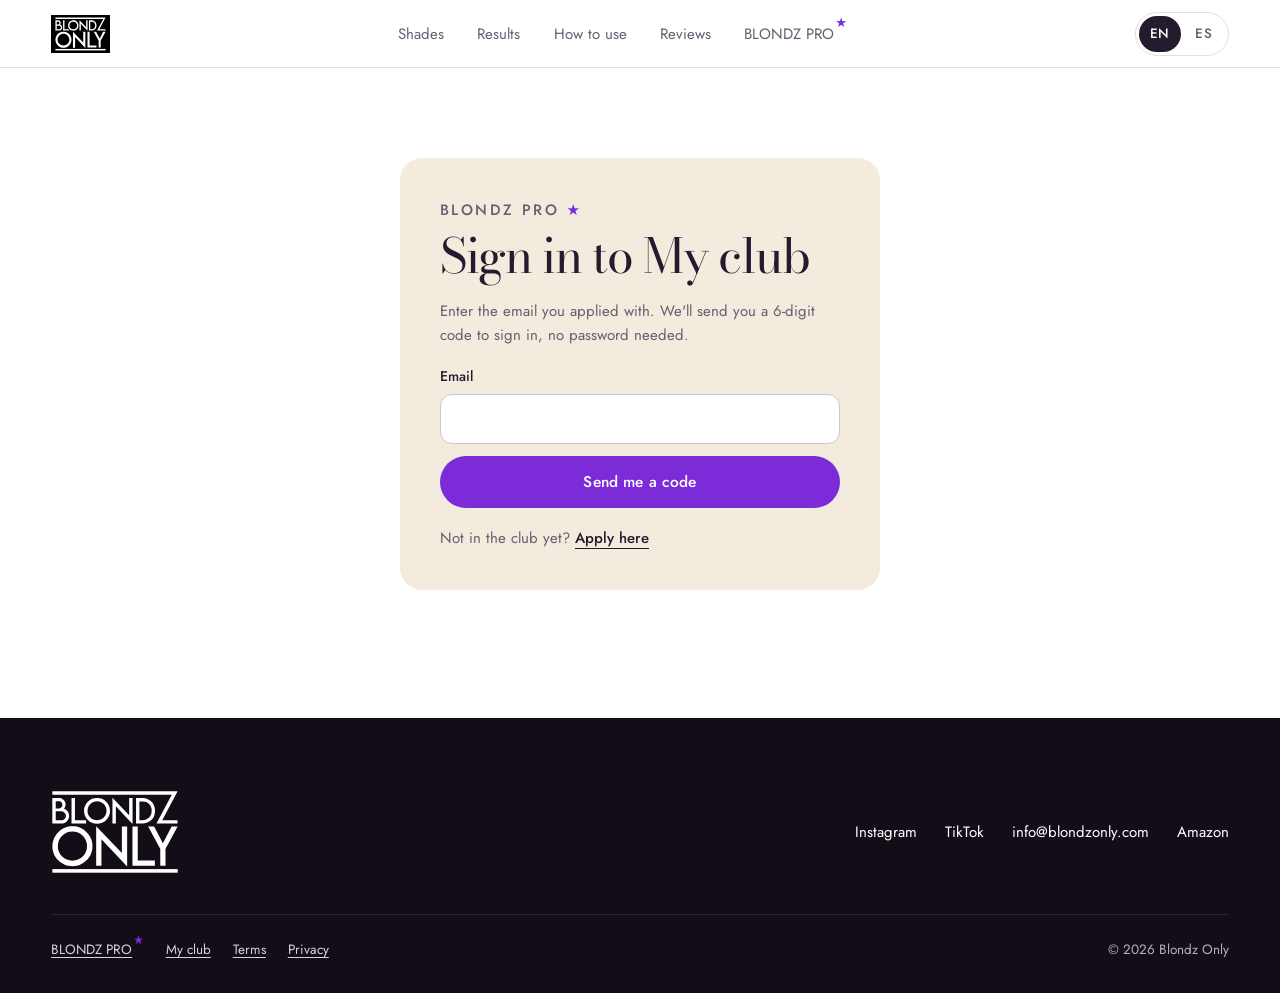
<file: blondz-pro/my-club/index.html>
<!DOCTYPE html>
<html lang="en">
<head>
<meta charset="UTF-8">
<meta name="viewport" content="width=device-width, initial-scale=1, viewport-fit=cover">
<script>try{var gpI=localStorage.getItem("gp_idioma");if(gpI==="es"||gpI==="en")document.documentElement.lang=gpI;}catch(e){}</script>
<title data-t-en="My club | BLONDZ PRO by Blondz Only" data-t-es="My club | BLONDZ PRO de Blondz Only">My club | BLONDZ PRO by Blondz Only</title>
<meta name="description" content="Sign in to My club, the space for BLONDZ PRO creators.">
<meta name="robots" content="noindex, nofollow">
<meta name="theme-color" content="#FFFFFF">
<link rel="icon" type="image/png" sizes="512x512" href="/images/favicon.png">
<link rel="apple-touch-icon" href="/images/favicon.png">
<link rel="stylesheet" href="/assets/css/site.css">
<link rel="stylesheet" href="/assets/css/girlz-pro.css">
<script src="/assets/js/girlz-pro.js" defer></script>
<script src="/assets/js/girlz-pro-club.js" defer></script>
</head>
<body class="gp-page">
<a class="skip" href="#main"><span data-l="en">Skip to content</span><span data-l="es">Saltar al contenido</span></a>

<header class="site-header">
  <a class="brand" href="/" aria-label="Blondz Only home" data-i18n-attr="aria-label" data-en-aria-label="Blondz Only home" data-es-aria-label="Inicio de Blondz Only">
    <img class="logo-box" src="/assets/img/logo-box.svg" alt="" width="59" height="38">
  </a>
  <nav class="primary-nav" aria-label="Sections" data-i18n-attr="aria-label" data-en-aria-label="Sections" data-es-aria-label="Secciones">
    <a href="/#shades"><span data-l="en">Shades</span><span data-l="es">Tonos</span></a>
    <a href="/#results"><span data-l="en">Results</span><span data-l="es">Resultados</span></a>
    <a href="/#how"><span data-l="en">How to use</span><span data-l="es">Cómo usar</span></a>
    <a href="/#reviews"><span data-l="en">Reviews</span><span data-l="es">Reseñas</span></a>
    <a href="/blondz-pro/">BLONDZ PRO<span class="pro-estrella" aria-hidden="true">★</span></a>
  </nav>
  <div class="header-actions">
    <a class="pro-movil" href="/blondz-pro/" aria-label="BLONDZ PRO"><span class="pro-largo">BLONDZ </span>PRO<span class="pro-estrella" aria-hidden="true">★</span></a>
    <div class="gp-lang" role="group" aria-label="Language" data-i18n-attr="aria-label" data-en-aria-label="Language" data-es-aria-label="Idioma">
      <button type="button" data-gp-lang="en" aria-pressed="true"><span aria-hidden="true">EN</span><span class="visually-hidden" lang="en">English</span></button>
      <button type="button" data-gp-lang="es" aria-pressed="false"><span aria-hidden="true">ES</span><span class="visually-hidden" lang="es">Español</span></button>
    </div>
  </div>
</header>

<div class="gp-sugiere" id="gp-sugiere" lang="es" hidden>
  <span>¿Prefieres usar el club en español?</span>
  <button type="button" data-gp-sugiere="es">Cambiar a español</button>
  <button type="button" class="gp-sugiere-x" data-gp-sugiere="no" lang="en">Keep English</button>
</div>

<main id="main">
  <div class="gp-club" id="gp-app">
    <p class="gp-cargando" role="status"><span data-l="en">Loading your club...</span><span data-l="es">Cargando tu club...</span></p>
  </div>
  <noscript><p class="gp-cargando"><span data-l="en">Turn on JavaScript to use My club.</span><span data-l="es">Activa JavaScript para usar My club.</span></p></noscript>
  <p class="visually-hidden" id="gp-vivo" aria-live="polite"></p>
</main>

<footer class="site-footer">
  <div class="foot-top">
    <img class="gp-footer-logo" src="/assets/img/logo-letters.svg" alt="Blondz Only" width="140" height="92">
    <nav class="foot-links" aria-label="Follow Blondz Only" data-i18n-attr="aria-label" data-en-aria-label="Follow Blondz Only" data-es-aria-label="Sigue a Blondz Only">
      <a href="https://www.instagram.com/blondzonlyus/" target="_blank" rel="noopener">Instagram</a>
      <a href="https://www.tiktok.com/@girlzonlylatam" target="_blank" rel="noopener">TikTok</a>
      <a href="mailto:info@blondzonly.com">info@blondzonly.com</a>
      <a href="https://www.amazon.com/stores/BlondzOnly/page/DDB53654-7325-42B9-B90E-4BD7C520125C" target="_blank" rel="noopener">Amazon</a>
    </nav>
  </div>
  <div class="foot-row">
    <nav class="gp-foot-legal" aria-label="BLONDZ PRO">
      <a href="/blondz-pro/">BLONDZ PRO<span class="pro-estrella" aria-hidden="true">★</span></a>
      <a href="/blondz-pro/my-club/" aria-current="page">My club</a>
      <a href="/blondz-pro/terms/"><span data-l="en">Terms</span><span data-l="es">Términos</span></a>
      <a href="/blondz-pro/privacy/"><span data-l="en">Privacy</span><span data-l="es">Privacidad</span></a>
    </nav>
    <p class="foot-copy">&copy; <span class="js-year">2026</span> Blondz Only</p>
  </div>
</footer>
</body>
</html>
</file>
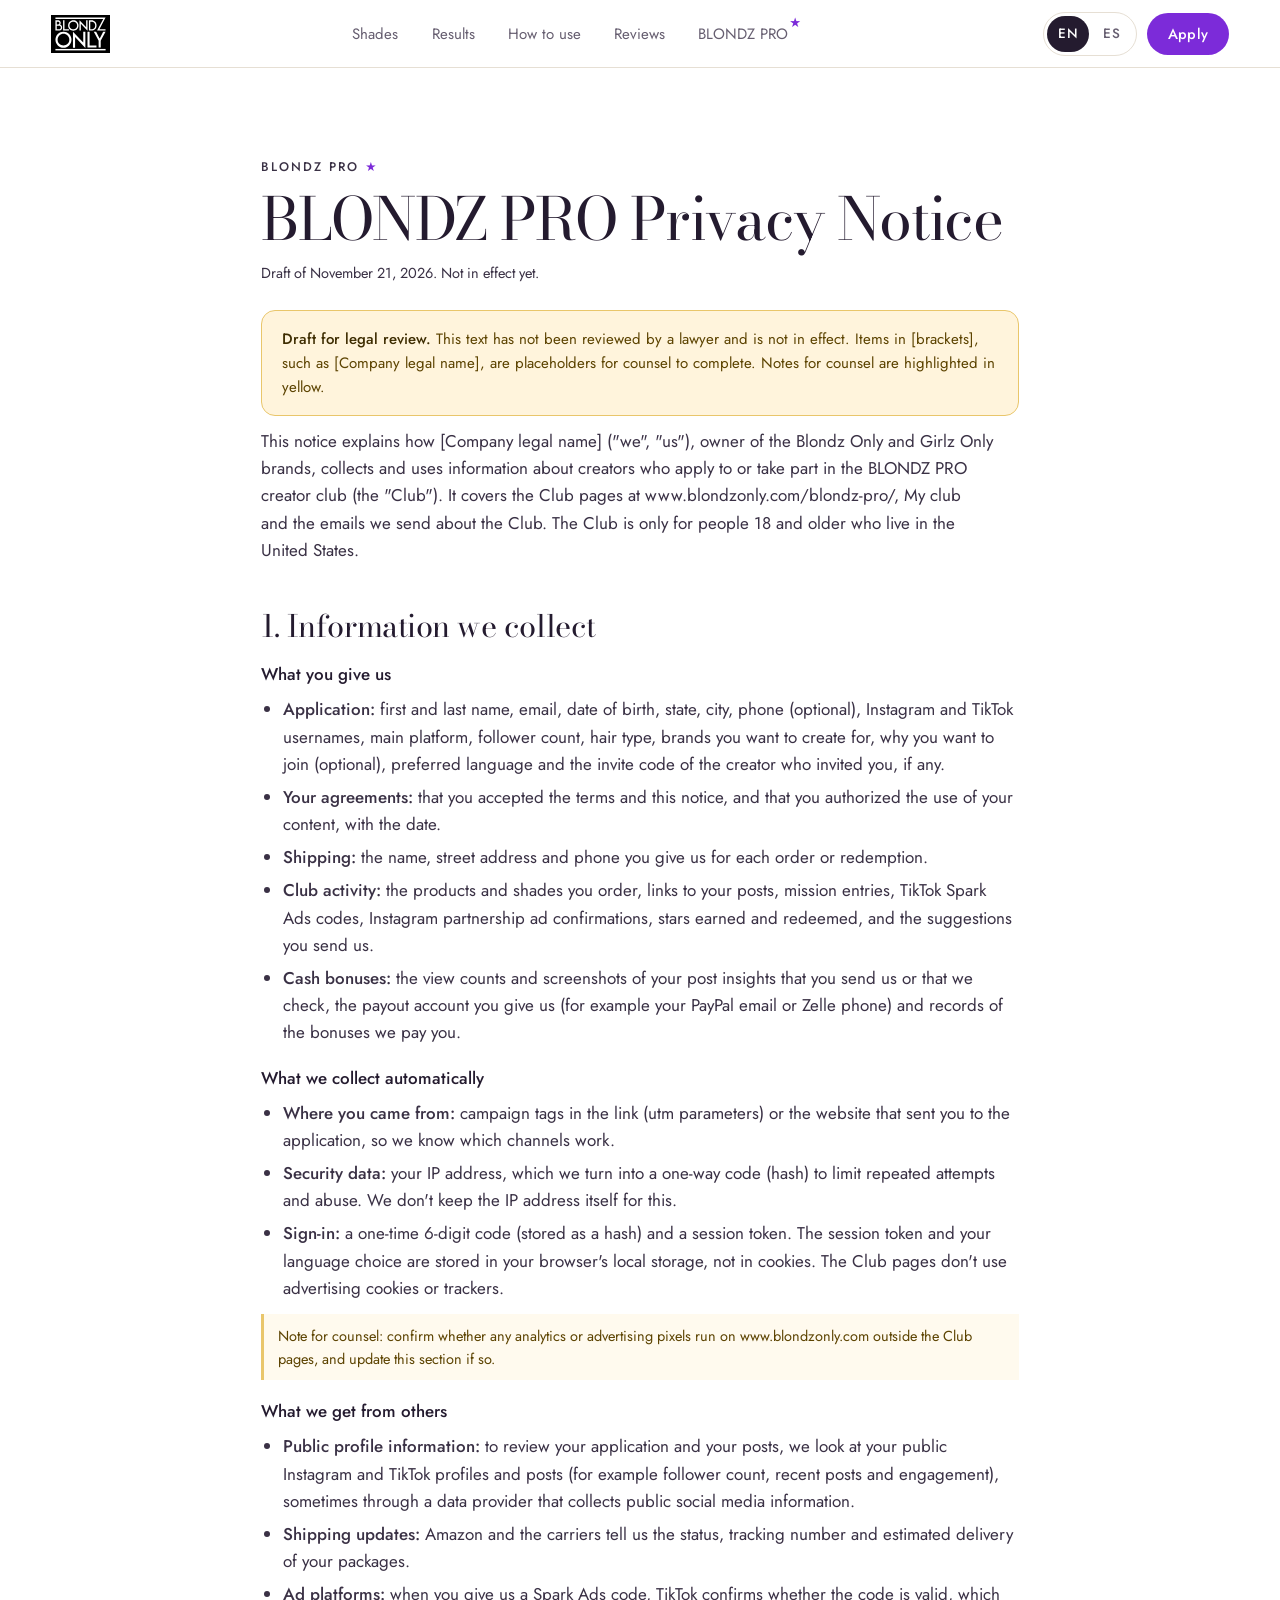
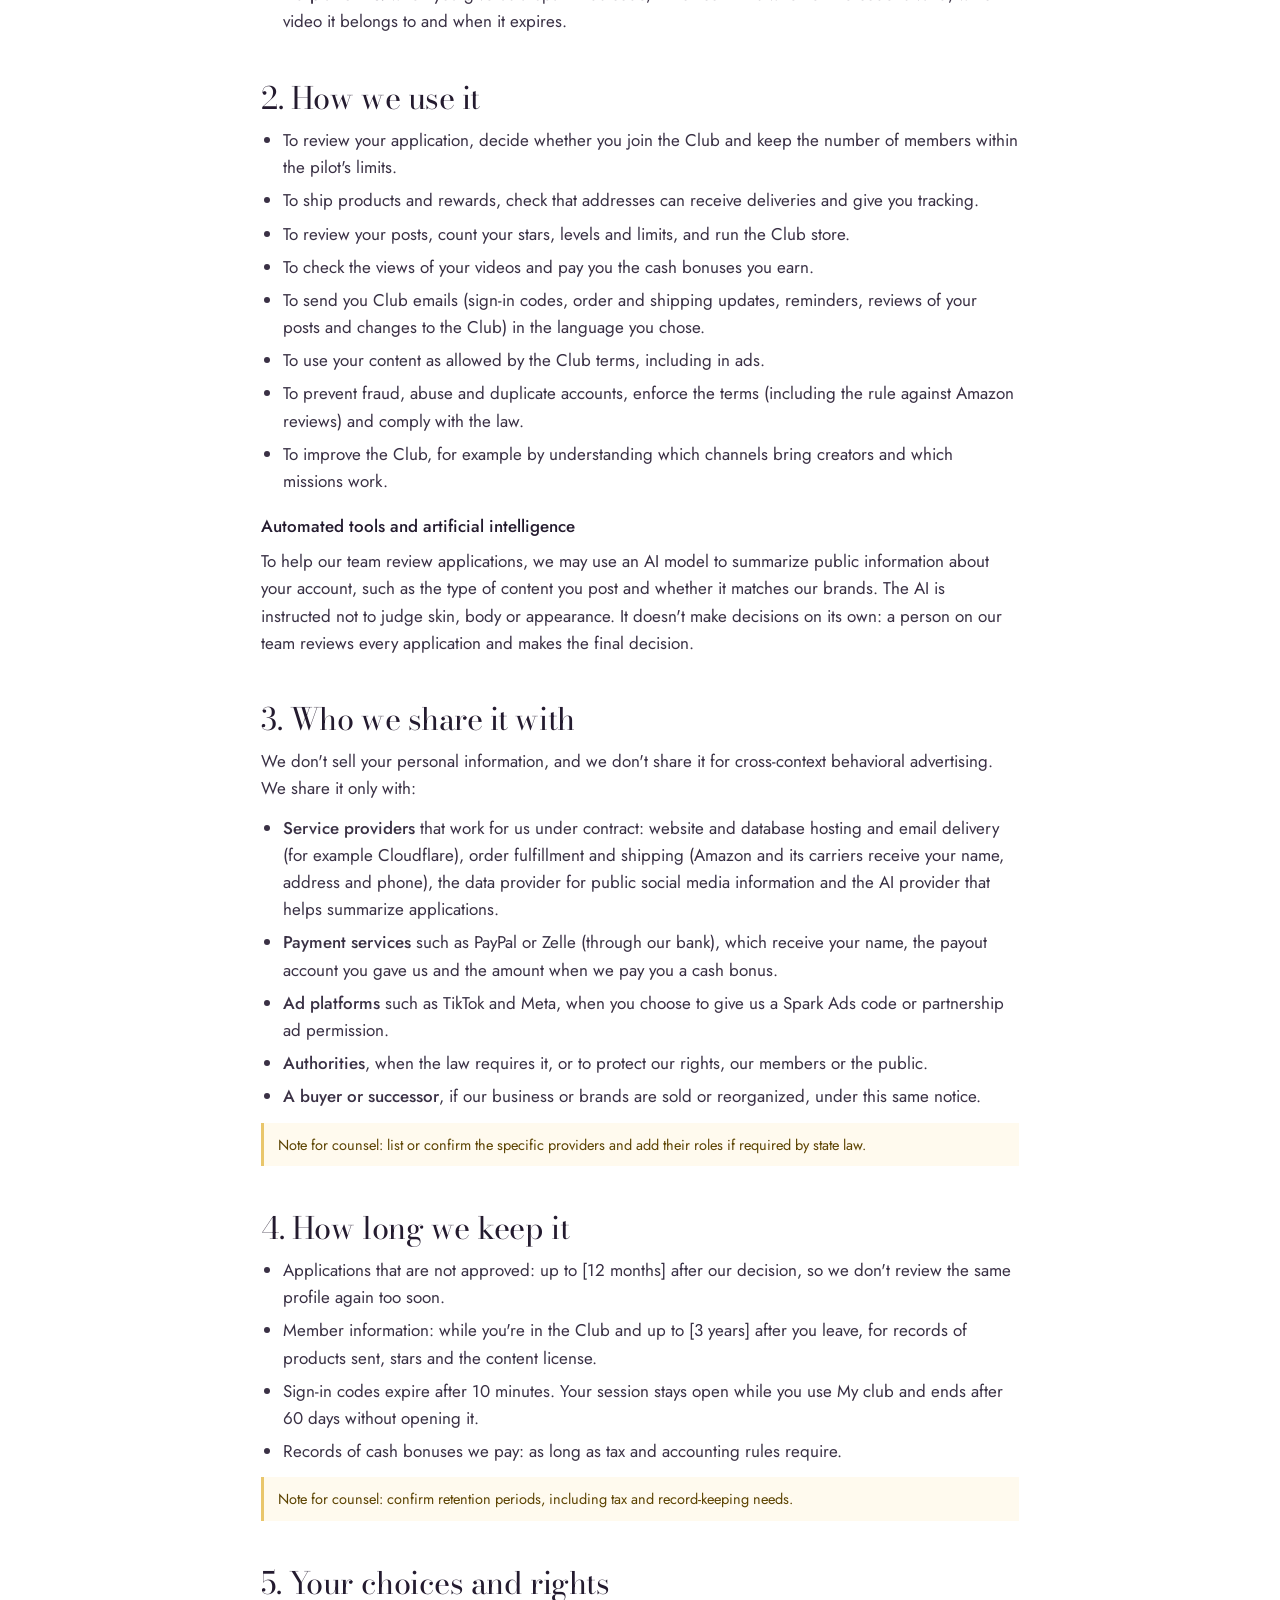
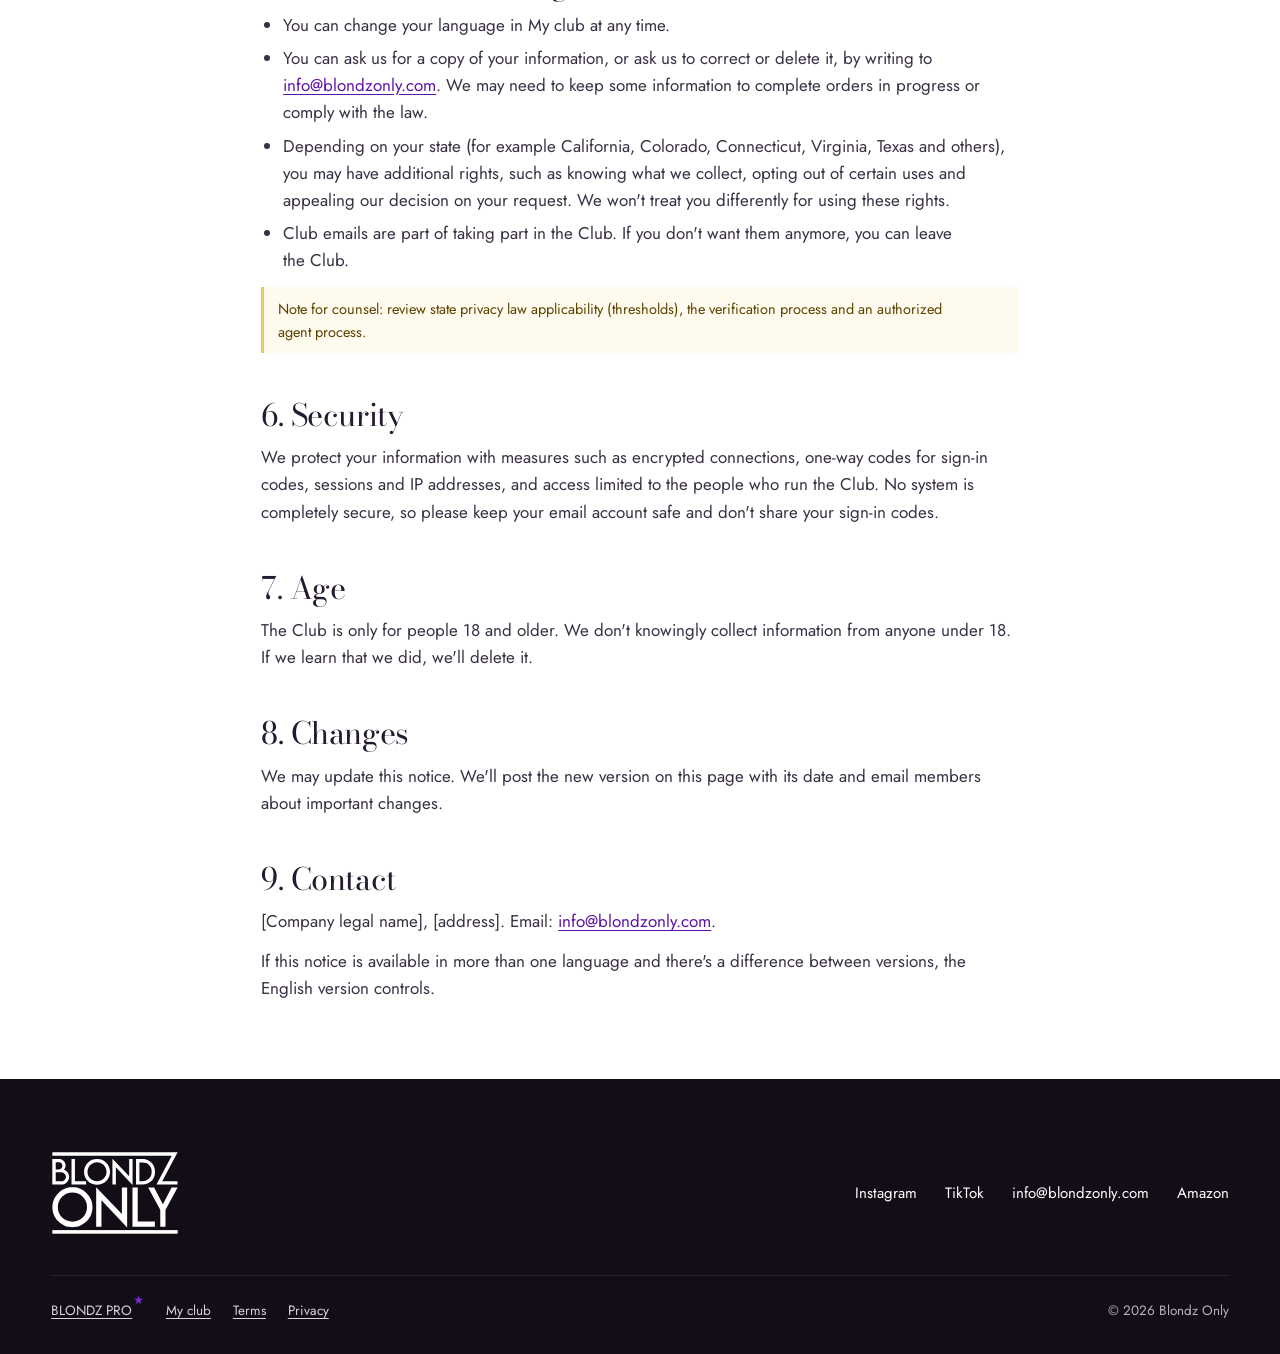
<file: blondz-pro/privacy/index.html>
<!DOCTYPE html>
<html lang="en">
<head>
<meta charset="UTF-8">
<meta name="viewport" content="width=device-width, initial-scale=1, viewport-fit=cover">
<script>try{var gpI=localStorage.getItem("gp_idioma");if(gpI==="es"||gpI==="en")document.documentElement.lang=gpI;}catch(e){}</script>
<title data-t-en="BLONDZ PRO Privacy Notice (draft) | Blondz Only" data-t-es="Aviso de privacidad de BLONDZ PRO (borrador) | Blondz Only">BLONDZ PRO Privacy Notice (draft) | Blondz Only</title>
<meta name="description" content="How the BLONDZ PRO creator club of Blondz Only and Girlz Only uses your information. Draft for legal review.">
<meta name="robots" content="index, follow">
<meta name="theme-color" content="#FFFFFF">
<link rel="icon" type="image/png" sizes="512x512" href="/images/favicon.png">
<link rel="apple-touch-icon" href="/images/favicon.png">
<link rel="canonical" href="https://www.blondzonly.com/blondz-pro/privacy/">
<link rel="stylesheet" href="/assets/css/site.css">
<link rel="stylesheet" href="/assets/css/girlz-pro.css">
<script src="/assets/js/girlz-pro.js" defer></script>
</head>
<body class="gp-page">
<a class="skip" href="#main"><span data-l="en">Skip to content</span><span data-l="es">Saltar al contenido</span></a>

<header class="site-header">
  <a class="brand" href="/" aria-label="Blondz Only home" data-i18n-attr="aria-label" data-en-aria-label="Blondz Only home" data-es-aria-label="Inicio de Blondz Only">
    <img class="logo-box" src="/assets/img/logo-box.svg" alt="" width="59" height="38">
  </a>
  <nav class="primary-nav" aria-label="Sections" data-i18n-attr="aria-label" data-en-aria-label="Sections" data-es-aria-label="Secciones">
    <a href="/#shades"><span data-l="en">Shades</span><span data-l="es">Tonos</span></a>
    <a href="/#results"><span data-l="en">Results</span><span data-l="es">Resultados</span></a>
    <a href="/#how"><span data-l="en">How to use</span><span data-l="es">Cómo usar</span></a>
    <a href="/#reviews"><span data-l="en">Reviews</span><span data-l="es">Reseñas</span></a>
    <a href="/blondz-pro/">BLONDZ PRO<span class="pro-estrella" aria-hidden="true">★</span></a>
  </nav>
  <div class="header-actions">
    <a class="pro-movil" href="/blondz-pro/" aria-label="BLONDZ PRO"><span class="pro-largo">BLONDZ </span>PRO<span class="pro-estrella" aria-hidden="true">★</span></a>
    <div class="gp-lang" role="group" aria-label="Language" data-i18n-attr="aria-label" data-en-aria-label="Language" data-es-aria-label="Idioma">
      <button type="button" data-gp-lang="en" aria-pressed="true"><span aria-hidden="true">EN</span><span class="visually-hidden" lang="en">English</span></button>
      <button type="button" data-gp-lang="es" aria-pressed="false"><span aria-hidden="true">ES</span><span class="visually-hidden" lang="es">Español</span></button>
    </div>
    <a class="btn btn-primary btn-sm gp-header-cta" href="/blondz-pro/#apply"><span data-l="en">Apply</span><span data-l="es">Postúlate</span></a>
  </div>
</header>

<div class="gp-sugiere" id="gp-sugiere" lang="es" hidden>
  <span>¿Prefieres leer el aviso en español?</span>
  <button type="button" data-gp-sugiere="es">Cambiar a español</button>
  <button type="button" class="gp-sugiere-x" data-gp-sugiere="no" lang="en">Keep English</button>
</div>

<main id="main" class="gp-legal">
  <div class="wrap">

    <!-- ================= ENGLISH ================= -->
    <article data-l="en" lang="en">
      <p class="gp-kicker">BLONDZ PRO <span class="gp-star" aria-hidden="true">★</span></p>
      <h1>BLONDZ PRO Privacy Notice</h1>
      <p class="gp-fecha">Draft of November 21, 2026. Not in effect yet.</p>
      <div class="gp-borrador" role="note"><strong>Draft for legal review.</strong> This text has not been reviewed by a lawyer and is not in effect. Items in [brackets], such as [Company legal name], are placeholders for counsel to complete. Notes for counsel are highlighted in yellow.</div>

      <p>This notice explains how [Company legal name] ("we", "us"), owner of the Blondz Only and Girlz Only brands, collects and uses information about creators who apply to or take part in the BLONDZ PRO creator club (the "Club"). It covers the Club pages at www.blondzonly.com/blondz-pro/, My club and the emails we send about the Club. The Club is only for people 18 and older who live in the United States.</p>

      <h2>1. Information we collect</h2>
      <h3>What you give us</h3>
      <ul>
        <li><strong>Application:</strong> first and last name, email, date of birth, state, city, phone (optional), Instagram and TikTok usernames, main platform, follower count, hair type, brands you want to create for, why you want to join (optional), preferred language and the invite code of the creator who invited you, if any.</li>
        <li><strong>Your agreements:</strong> that you accepted the terms and this notice, and that you authorized the use of your content, with the date.</li>
        <li><strong>Shipping:</strong> the name, street address and phone you give us for each order or redemption.</li>
        <li><strong>Club activity:</strong> the products and shades you order, links to your posts, mission entries, TikTok Spark Ads codes, Instagram partnership ad confirmations, stars earned and redeemed, and the suggestions you send us.</li>
        <li><strong>Cash bonuses:</strong> the view counts and screenshots of your post insights that you send us or that we check, the payout account you give us (for example your PayPal email or Zelle phone) and records of the bonuses we pay you.</li>
      </ul>
      <h3>What we collect automatically</h3>
      <ul>
        <li><strong>Where you came from:</strong> campaign tags in the link (utm parameters) or the website that sent you to the application, so we know which channels work.</li>
        <li><strong>Security data:</strong> your IP address, which we turn into a one-way code (hash) to limit repeated attempts and abuse. We don't keep the IP address itself for this.</li>
        <li><strong>Sign-in:</strong> a one-time 6-digit code (stored as a hash) and a session token. The session token and your language choice are stored in your browser's local storage, not in cookies. The Club pages don't use advertising cookies or trackers.</li>
      </ul>
      <p class="gp-abogado">Note for counsel: confirm whether any analytics or advertising pixels run on www.blondzonly.com outside the Club pages, and update this section if so.</p>
      <h3>What we get from others</h3>
      <ul>
        <li><strong>Public profile information:</strong> to review your application and your posts, we look at your public Instagram and TikTok profiles and posts (for example follower count, recent posts and engagement), sometimes through a data provider that collects public social media information.</li>
        <li><strong>Shipping updates:</strong> Amazon and the carriers tell us the status, tracking number and estimated delivery of your packages.</li>
        <li><strong>Ad platforms:</strong> when you give us a Spark Ads code, TikTok confirms whether the code is valid, which video it belongs to and when it expires.</li>
      </ul>

      <h2>2. How we use it</h2>
      <ul>
        <li>To review your application, decide whether you join the Club and keep the number of members within the pilot's limits.</li>
        <li>To ship products and rewards, check that addresses can receive deliveries and give you tracking.</li>
        <li>To review your posts, count your stars, levels and limits, and run the Club store.</li>
        <li>To check the views of your videos and pay you the cash bonuses you earn.</li>
        <li>To send you Club emails (sign-in codes, order and shipping updates, reminders, reviews of your posts and changes to the Club) in the language you chose.</li>
        <li>To use your content as allowed by the Club terms, including in ads.</li>
        <li>To prevent fraud, abuse and duplicate accounts, enforce the terms (including the rule against Amazon reviews) and comply with the law.</li>
        <li>To improve the Club, for example by understanding which channels bring creators and which missions work.</li>
      </ul>
      <h3>Automated tools and artificial intelligence</h3>
      <p>To help our team review applications, we may use an AI model to summarize public information about your account, such as the type of content you post and whether it matches our brands. The AI is instructed not to judge skin, body or appearance. It doesn't make decisions on its own: a person on our team reviews every application and makes the final decision.</p>

      <h2>3. Who we share it with</h2>
      <p>We don't sell your personal information, and we don't share it for cross-context behavioral advertising. We share it only with:</p>
      <ul>
        <li><strong>Service providers</strong> that work for us under contract: website and database hosting and email delivery (for example Cloudflare), order fulfillment and shipping (Amazon and its carriers receive your name, address and phone), the data provider for public social media information and the AI provider that helps summarize applications.</li>
        <li><strong>Payment services</strong> such as PayPal or Zelle (through our bank), which receive your name, the payout account you gave us and the amount when we pay you a cash bonus.</li>
        <li><strong>Ad platforms</strong> such as TikTok and Meta, when you choose to give us a Spark Ads code or partnership ad permission.</li>
        <li><strong>Authorities</strong>, when the law requires it, or to protect our rights, our members or the public.</li>
        <li><strong>A buyer or successor</strong>, if our business or brands are sold or reorganized, under this same notice.</li>
      </ul>
      <p class="gp-abogado">Note for counsel: list or confirm the specific providers and add their roles if required by state law.</p>

      <h2>4. How long we keep it</h2>
      <ul>
        <li>Applications that are not approved: up to [12 months] after our decision, so we don't review the same profile again too soon.</li>
        <li>Member information: while you're in the Club and up to [3 years] after you leave, for records of products sent, stars and the content license.</li>
        <li>Sign-in codes expire after 10 minutes. Your session stays open while you use My club and ends after 60 days without opening it.</li>
        <li>Records of cash bonuses we pay: as long as tax and accounting rules require.</li>
      </ul>
      <p class="gp-abogado">Note for counsel: confirm retention periods, including tax and record-keeping needs.</p>

      <h2>5. Your choices and rights</h2>
      <ul>
        <li>You can change your language in My club at any time.</li>
        <li>You can ask us for a copy of your information, or ask us to correct or delete it, by writing to <a href="mailto:info@blondzonly.com">info@blondzonly.com</a>. We may need to keep some information to complete orders in progress or comply with the law.</li>
        <li>Depending on your state (for example California, Colorado, Connecticut, Virginia, Texas and others), you may have additional rights, such as knowing what we collect, opting out of certain uses and appealing our decision on your request. We won't treat you differently for using these rights.</li>
        <li>Club emails are part of taking part in the Club. If you don't want them anymore, you can leave the Club.</li>
      </ul>
      <p class="gp-abogado">Note for counsel: review state privacy law applicability (thresholds), the verification process and an authorized agent process.</p>

      <h2>6. Security</h2>
      <p>We protect your information with measures such as encrypted connections, one-way codes for sign-in codes, sessions and IP addresses, and access limited to the people who run the Club. No system is completely secure, so please keep your email account safe and don't share your sign-in codes.</p>

      <h2>7. Age</h2>
      <p>The Club is only for people 18 and older. We don't knowingly collect information from anyone under 18. If we learn that we did, we'll delete it.</p>

      <h2>8. Changes</h2>
      <p>We may update this notice. We'll post the new version on this page with its date and email members about important changes.</p>

      <h2>9. Contact</h2>
      <p>[Company legal name], [address]. Email: <a href="mailto:info@blondzonly.com">info@blondzonly.com</a>.</p>
      <p>If this notice is available in more than one language and there's a difference between versions, the English version controls.</p>
    </article>

    <!-- ================= ESPAÑOL ================= -->
    <article data-l="es" lang="es">
      <p class="gp-kicker">BLONDZ PRO <span class="gp-star" aria-hidden="true">★</span></p>
      <h1>Aviso de privacidad de BLONDZ PRO</h1>
      <p class="gp-fecha">Borrador del 21 de noviembre de 2026. Todavía no está vigente.</p>
      <div class="gp-borrador" role="note"><strong>Borrador para revisión legal.</strong> Este texto no ha sido revisado por un abogado y no está vigente. Lo que va entre [corchetes], como [Company legal name], son espacios que el abogado debe completar. Las notas para el abogado están resaltadas en amarillo.</div>

      <p>Este aviso explica cómo [Company legal name] («nosotros»), dueña de las marcas Blondz Only y Girlz Only, recoge y usa la información de las creadoras que se postulan o participan en el club de creadoras BLONDZ PRO (el «Club»). Cubre las páginas del Club en www.blondzonly.com/blondz-pro/, My club y los correos que enviamos sobre el Club. El Club es solo para personas de 18 años o más que viven en Estados Unidos.</p>

      <h2>1. Información que recogemos</h2>
      <h3>La que tú nos das</h3>
      <ul>
        <li><strong>Postulación:</strong> nombre y apellido, correo, fecha de nacimiento, estado, ciudad, teléfono (opcional), usuarios de Instagram y TikTok, red principal, número de seguidores, tipo de cabello, marcas para las que quieres crear, por qué quieres entrar (opcional), idioma preferido y el código de invitación de la creadora que te invitó, si lo hay.</li>
        <li><strong>Tus autorizaciones:</strong> que aceptaste los términos y este aviso, y que autorizaste el uso de tu contenido, con la fecha.</li>
        <li><strong>Envíos:</strong> el nombre, la dirección física y el teléfono que nos das para cada pedido o canje.</li>
        <li><strong>Actividad en el Club:</strong> los productos y tonos que pides, los enlaces de tus publicaciones, tus entregas de misiones, los códigos de Spark Ads de TikTok, las confirmaciones de anuncios de colaboración de Instagram, las estrellas que ganas y canjeas, y las sugerencias que nos envías.</li>
        <li><strong>Bonos en efectivo:</strong> las vistas y las capturas de las estadísticas de tus publicaciones que nos mandas o que revisamos, la cuenta para el pago que nos das (por ejemplo tu correo de PayPal o tu teléfono de Zelle) y el registro de los bonos que te pagamos.</li>
      </ul>
      <h3>La que recogemos automáticamente</h3>
      <ul>
        <li><strong>De dónde llegaste:</strong> las etiquetas de campaña del enlace (parámetros utm) o el sitio web que te llevó a la postulación, para saber qué canales funcionan.</li>
        <li><strong>Datos de seguridad:</strong> tu dirección IP, que convertimos en un código de una sola vía (hash) para limitar intentos repetidos y abusos. Para esto no guardamos la dirección IP en sí.</li>
        <li><strong>Inicio de sesión:</strong> un código de 6 dígitos de un solo uso (guardado como hash) y un token de sesión. El token de sesión y tu elección de idioma se guardan en el almacenamiento local de tu navegador, no en cookies. Las páginas del Club no usan cookies ni rastreadores de publicidad.</li>
      </ul>
      <p class="gp-abogado">Nota para el abogado: confirmar si en www.blondzonly.com, fuera de las páginas del Club, funcionan herramientas de analítica o píxeles de publicidad, y actualizar esta sección si es así.</p>
      <h3>La que recibimos de otros</h3>
      <ul>
        <li><strong>Información pública de tus perfiles:</strong> para revisar tu postulación y tus publicaciones, miramos tus perfiles y publicaciones públicas de Instagram y TikTok (por ejemplo seguidores, publicaciones recientes e interacción), a veces por medio de un proveedor de datos que recoge información pública de redes sociales.</li>
        <li><strong>Novedades del envío:</strong> Amazon y las transportadoras nos informan el estado, el número de guía y la fecha estimada de entrega de tus paquetes.</li>
        <li><strong>Plataformas de anuncios:</strong> cuando nos das un código de Spark Ads, TikTok nos confirma si es válido, a qué video pertenece y cuándo vence.</li>
      </ul>

      <h2>2. Cómo la usamos</h2>
      <ul>
        <li>Para revisar tu postulación, decidir si entras al Club y mantener el número de integrantes dentro de los cupos del piloto.</li>
        <li>Para enviarte productos y recompensas, revisar que la dirección pueda recibir entregas y darte la guía.</li>
        <li>Para revisar tus publicaciones, contar tus estrellas, niveles y límites, y manejar la tienda del Club.</li>
        <li>Para revisar las vistas de tus videos y pagarte los bonos en efectivo que ganes.</li>
        <li>Para enviarte los correos del Club (códigos para entrar, novedades de pedidos y envíos, recordatorios, revisión de tus publicaciones y cambios en el Club) en el idioma que elegiste.</li>
        <li>Para usar tu contenido como lo permiten los términos del Club, incluso en anuncios.</li>
        <li>Para prevenir fraudes, abusos y cuentas duplicadas, hacer cumplir los términos (incluida la regla contra las reseñas en Amazon) y cumplir la ley.</li>
        <li>Para mejorar el Club, por ejemplo entendiendo qué canales traen creadoras y qué misiones funcionan.</li>
      </ul>
      <h3>Herramientas automáticas e inteligencia artificial</h3>
      <p>Para ayudar a nuestro equipo a revisar las postulaciones, podemos usar un modelo de IA que resume la información pública de tu cuenta, como el tipo de contenido que publicas y si encaja con nuestras marcas. La IA tiene la instrucción de no juzgar la piel, el cuerpo ni la apariencia. No toma decisiones por sí sola: una persona de nuestro equipo revisa cada postulación y toma la decisión final.</p>

      <h2>3. Con quién la compartimos</h2>
      <p>No vendemos tu información personal ni la compartimos para publicidad basada en tu actividad en otros sitios. Solo la compartimos con:</p>
      <ul>
        <li><strong>Proveedores de servicios</strong> que trabajan para nosotros bajo contrato: alojamiento del sitio y de la base de datos y envío de correos (por ejemplo Cloudflare), preparación y envío de pedidos (Amazon y sus transportadoras reciben tu nombre, dirección y teléfono), el proveedor de datos públicos de redes sociales y el proveedor de IA que ayuda a resumir las postulaciones.</li>
        <li><strong>Servicios de pago</strong> como PayPal o Zelle (a través de nuestro banco), que reciben tu nombre, la cuenta que nos diste y el monto cuando te pagamos un bono en efectivo.</li>
        <li><strong>Plataformas de anuncios</strong> como TikTok y Meta, cuando decides darnos un código de Spark Ads o el permiso de anuncio de colaboración.</li>
        <li><strong>Autoridades</strong>, cuando la ley lo exige, o para proteger nuestros derechos, a nuestras integrantes o al público.</li>
        <li><strong>Un comprador o sucesor</strong>, si nuestro negocio o nuestras marcas se venden o se reorganizan, bajo este mismo aviso.</li>
      </ul>
      <p class="gp-abogado">Nota para el abogado: listar o confirmar los proveedores específicos y agregar su función si la ley estatal lo exige.</p>

      <h2>4. Cuánto tiempo la guardamos</h2>
      <ul>
        <li>Postulaciones no aprobadas: hasta [12 meses] después de nuestra decisión, para no revisar el mismo perfil otra vez muy pronto.</li>
        <li>Información de las integrantes: mientras estés en el Club y hasta [3 años] después de que salgas, como registro de los productos enviados, las estrellas y la licencia de contenido.</li>
        <li>Los códigos para entrar vencen a los 10 minutos. Tu sesión sigue abierta mientras usas My club y se cierra tras 60 días sin entrar.</li>
        <li>Registro de los bonos en efectivo que pagamos: el tiempo que exijan las normas tributarias y contables.</li>
      </ul>
      <p class="gp-abogado">Nota para el abogado: confirmar los plazos de conservación, incluidas las necesidades tributarias y de registros.</p>

      <h2>5. Tus opciones y derechos</h2>
      <ul>
        <li>Puedes cambiar tu idioma en My club cuando quieras.</li>
        <li>Puedes pedirnos una copia de tu información, o pedirnos que la corrijamos o la borremos, escribiendo a <a href="mailto:info@blondzonly.com">info@blondzonly.com</a>. Puede que necesitemos guardar parte de la información para terminar pedidos en curso o cumplir la ley.</li>
        <li>Según tu estado (por ejemplo California, Colorado, Connecticut, Virginia, Texas y otros), puedes tener más derechos, como saber qué recogemos, oponerte a ciertos usos y apelar nuestra respuesta a tu solicitud. No te trataremos distinto por usar estos derechos.</li>
        <li>Los correos del Club son parte de participar en el Club. Si ya no los quieres, puedes salir del Club.</li>
      </ul>
      <p class="gp-abogado">Nota para el abogado: revisar qué leyes estatales de privacidad aplican (umbrales), el proceso de verificación y el de agentes autorizados.</p>

      <h2>6. Seguridad</h2>
      <p>Protegemos tu información con medidas como conexiones cifradas, códigos de una sola vía para los códigos de acceso, las sesiones y las direcciones IP, y acceso limitado a las personas que manejan el Club. Ningún sistema es totalmente seguro, así que cuida tu cuenta de correo y no compartas tus códigos para entrar.</p>

      <h2>7. Edad</h2>
      <p>El Club es solo para personas de 18 años o más. No recogemos a sabiendas información de menores de 18. Si nos enteramos de que lo hicimos, la borraremos.</p>

      <h2>8. Cambios</h2>
      <p>Podemos actualizar este aviso. Publicaremos la versión nueva en esta página con su fecha y avisaremos por correo de los cambios importantes.</p>

      <h2>9. Contacto</h2>
      <p>[Company legal name], [dirección]. Correo: <a href="mailto:info@blondzonly.com">info@blondzonly.com</a>.</p>
      <p>Si este aviso está en más de un idioma y hay diferencias entre las versiones, prevalece la versión en inglés.</p>
    </article>

  </div>
</main>

<footer class="site-footer">
  <div class="foot-top">
    <img class="gp-footer-logo" src="/assets/img/logo-letters.svg" alt="Blondz Only" width="140" height="92">
    <nav class="foot-links" aria-label="Follow Blondz Only" data-i18n-attr="aria-label" data-en-aria-label="Follow Blondz Only" data-es-aria-label="Sigue a Blondz Only">
      <a href="https://www.instagram.com/blondzonlyus/" target="_blank" rel="noopener">Instagram</a>
      <a href="https://www.tiktok.com/@girlzonlylatam" target="_blank" rel="noopener">TikTok</a>
      <a href="mailto:info@blondzonly.com">info@blondzonly.com</a>
      <a href="https://www.amazon.com/stores/BlondzOnly/page/DDB53654-7325-42B9-B90E-4BD7C520125C" target="_blank" rel="noopener">Amazon</a>
    </nav>
  </div>
  <div class="foot-row">
    <nav class="gp-foot-legal" aria-label="BLONDZ PRO">
      <a href="/blondz-pro/">BLONDZ PRO<span class="pro-estrella" aria-hidden="true">★</span></a>
      <a href="/blondz-pro/my-club/">My club</a>
      <a href="/blondz-pro/terms/"><span data-l="en">Terms</span><span data-l="es">Términos</span></a>
      <a href="/blondz-pro/privacy/" aria-current="page"><span data-l="en">Privacy</span><span data-l="es">Privacidad</span></a>
    </nav>
    <p class="foot-copy">&copy; <span class="js-year">2026</span> Blondz Only</p>
  </div>
</footer>
</body>
</html>
</file>
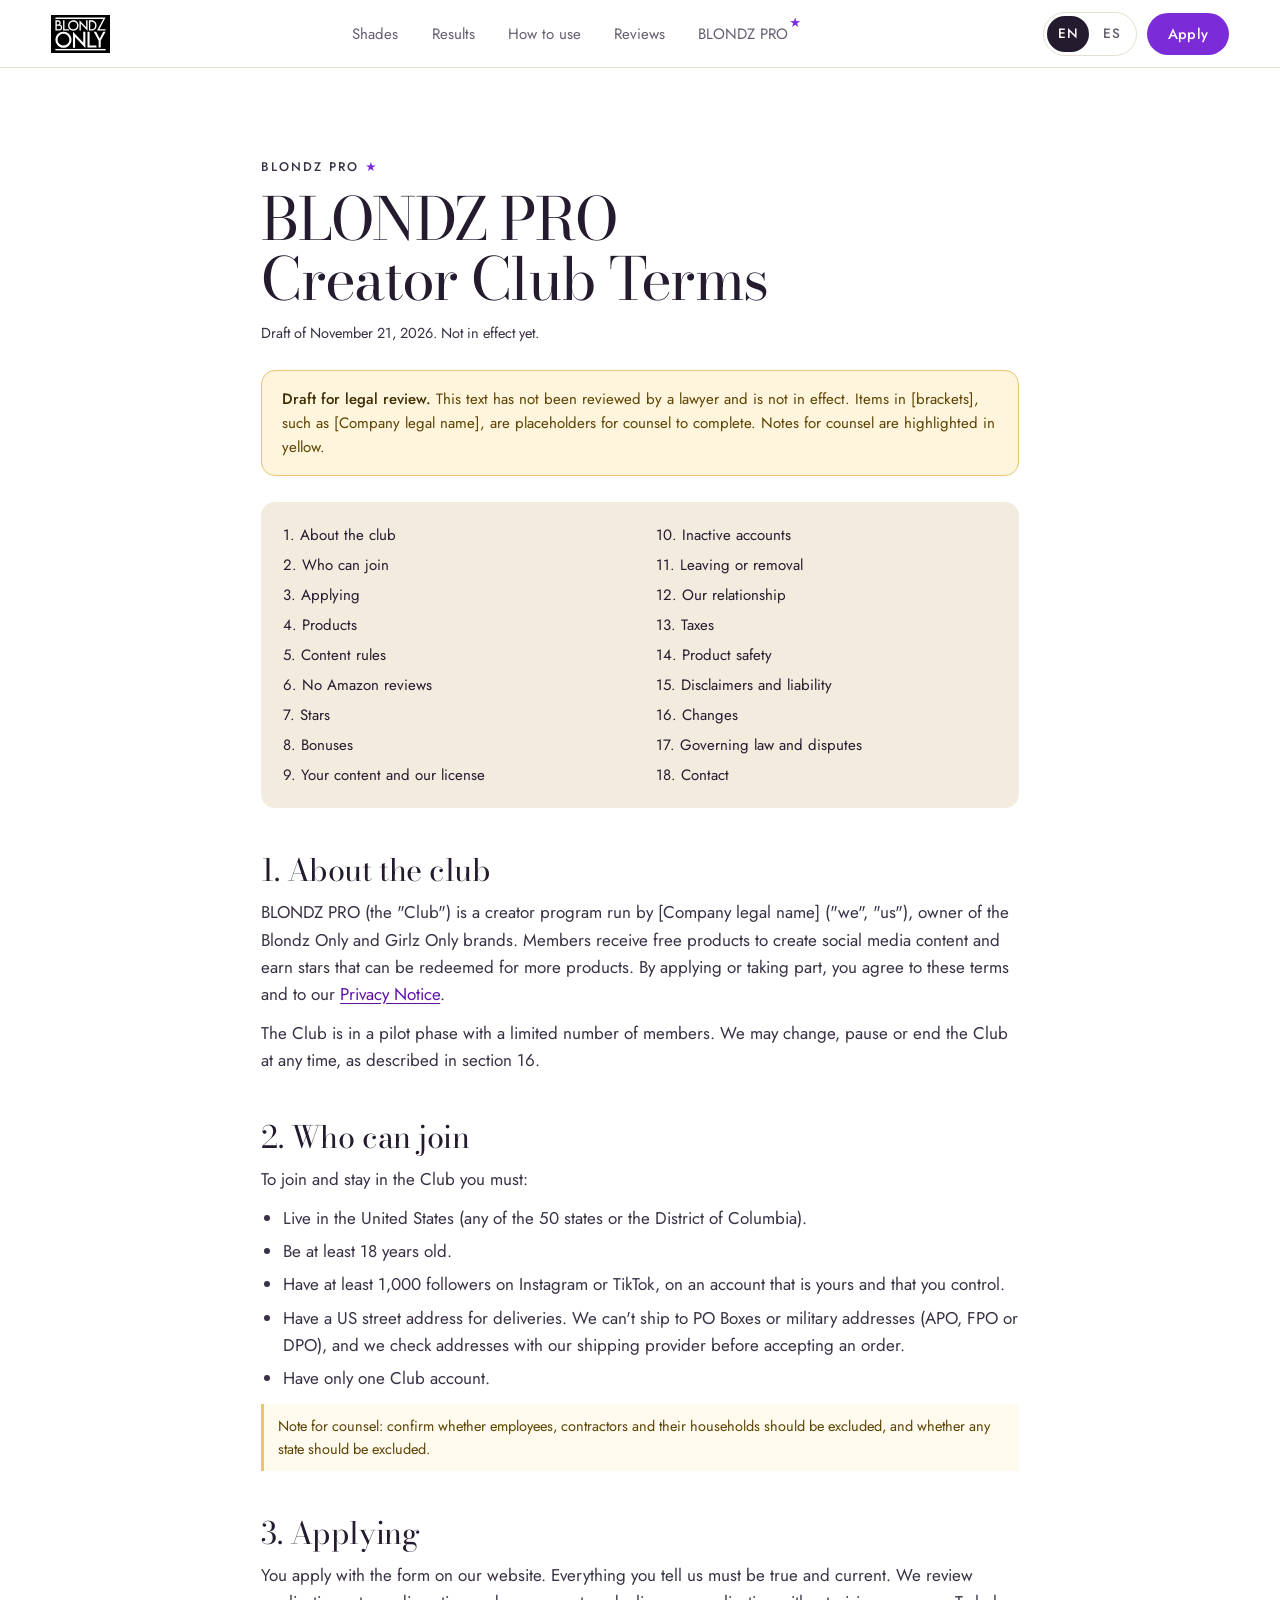
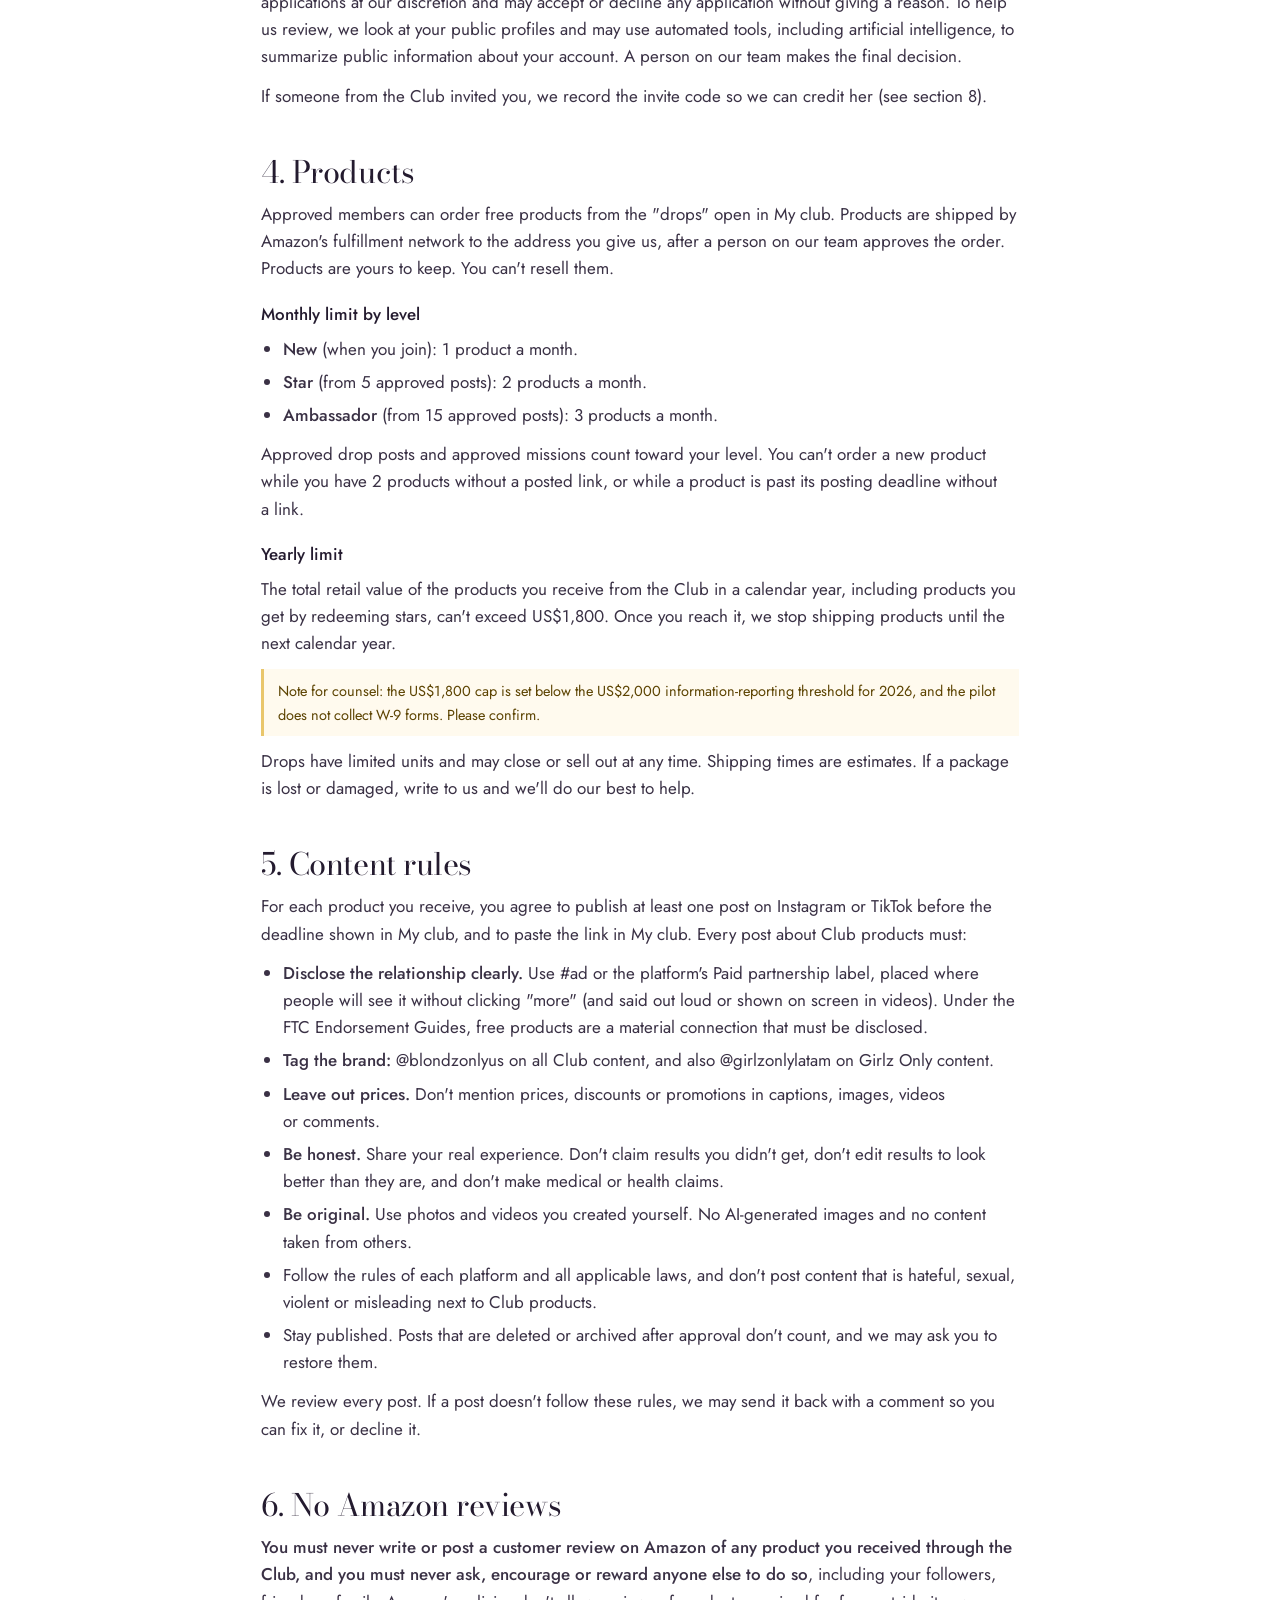
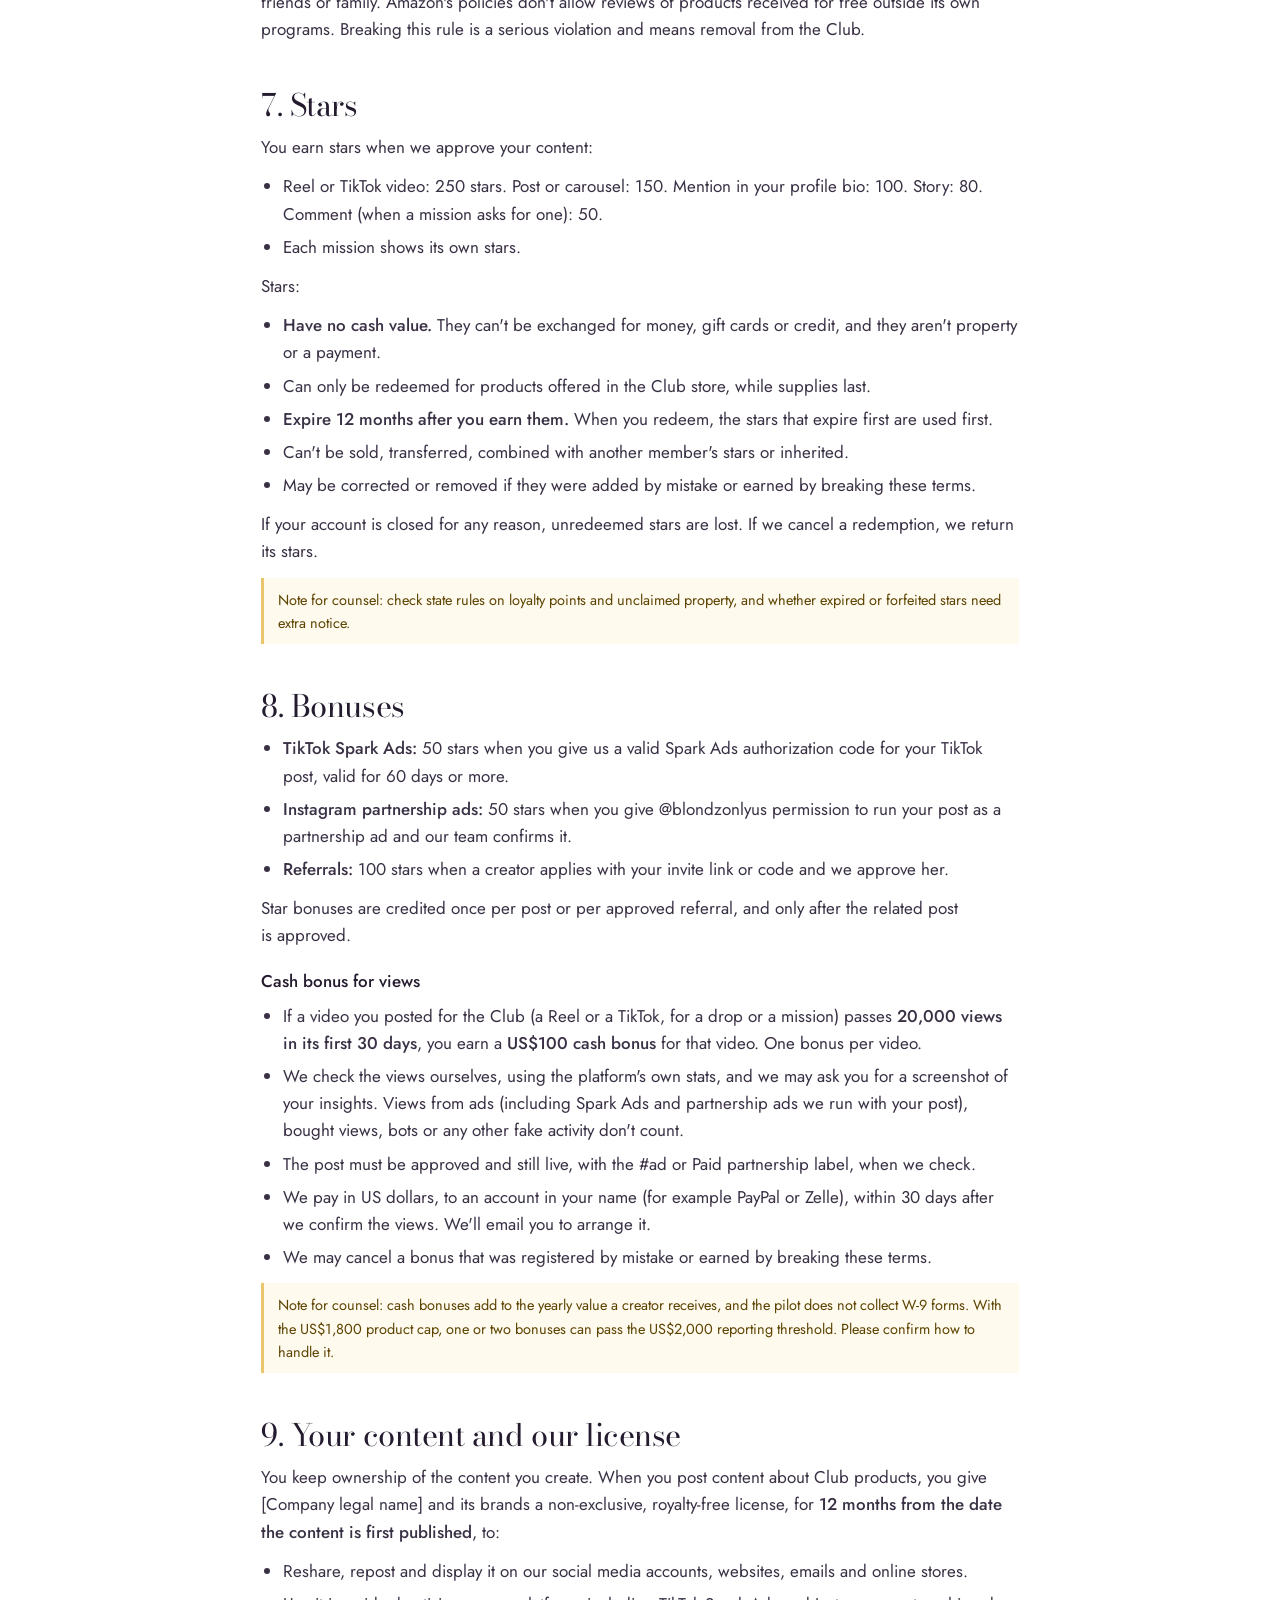
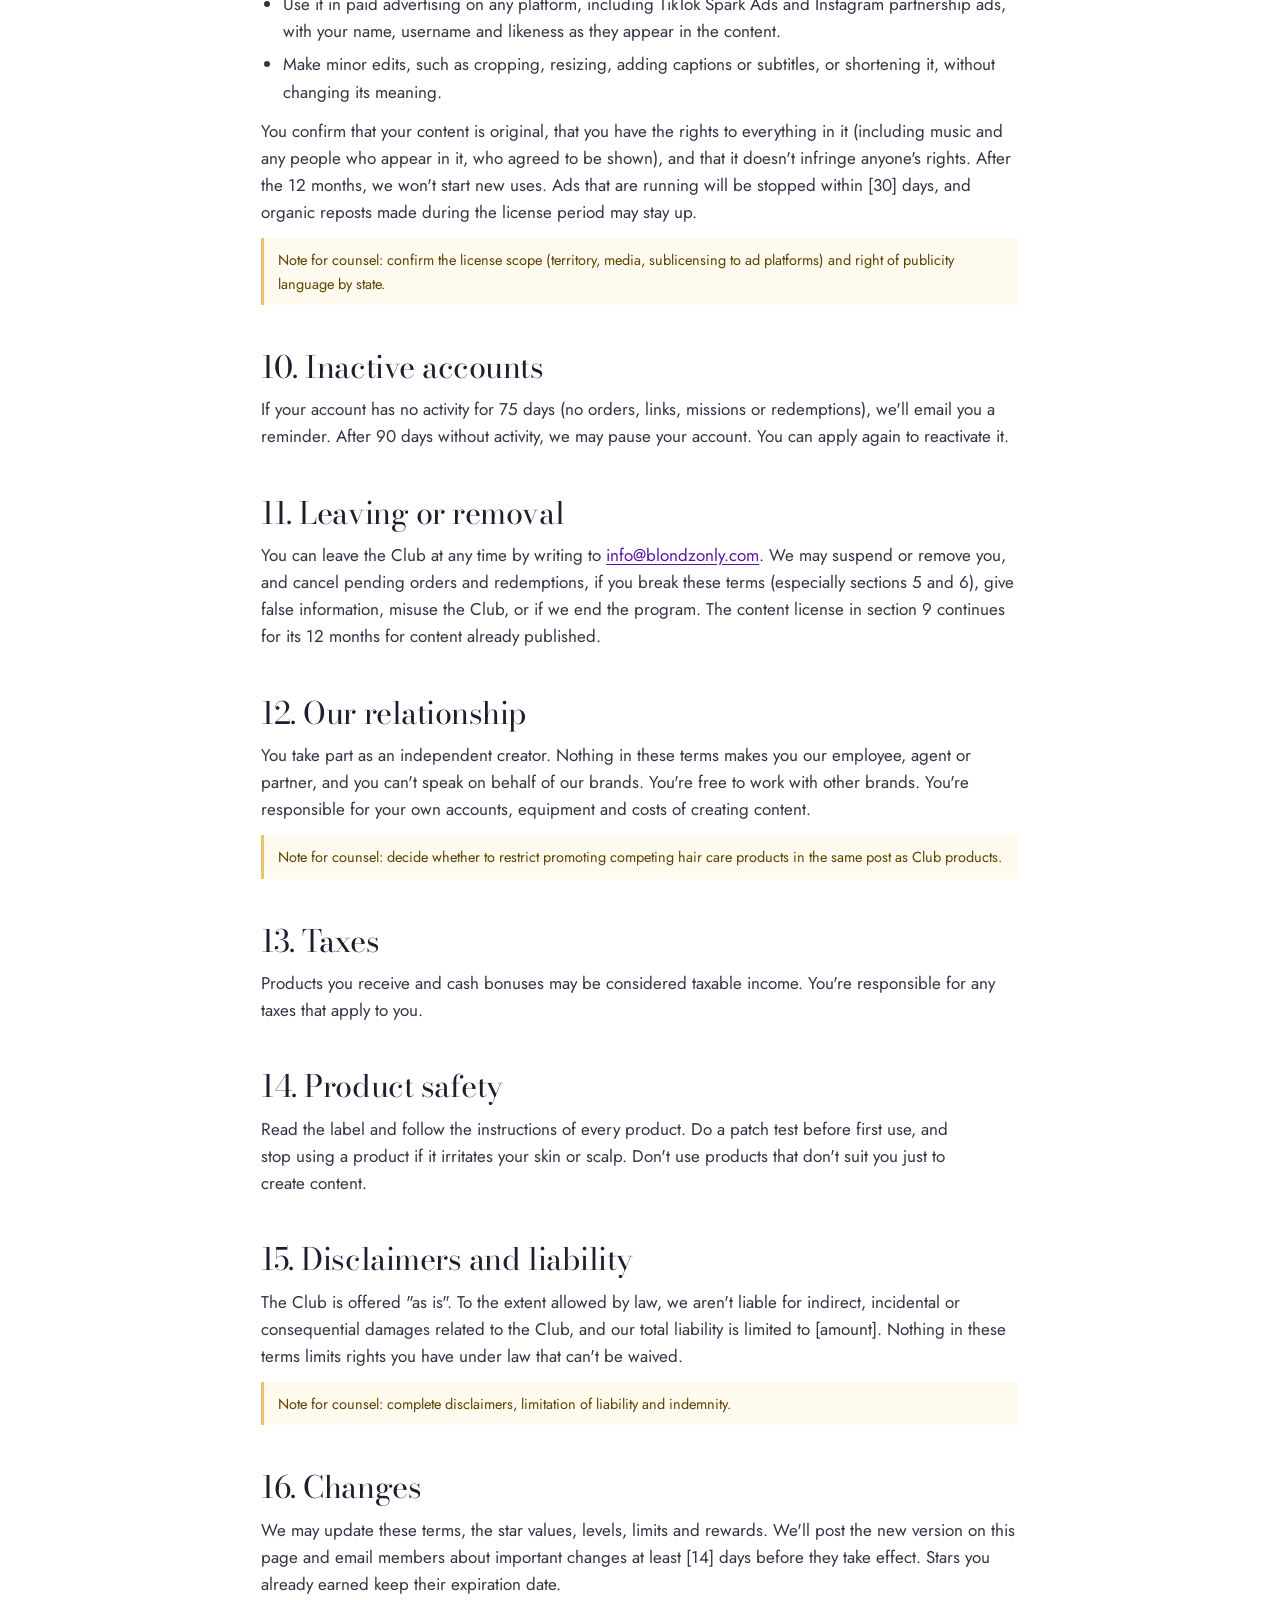
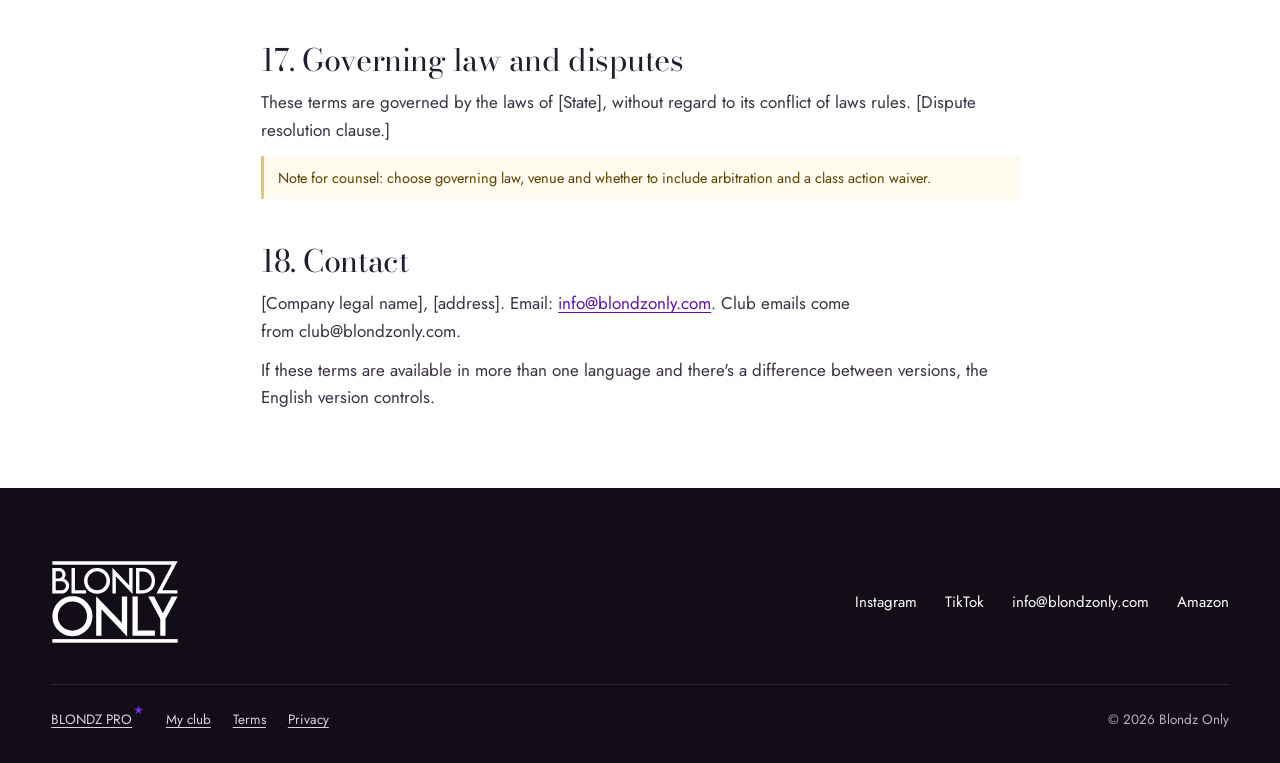
<file: blondz-pro/terms/index.html>
<!DOCTYPE html>
<html lang="en">
<head>
<meta charset="UTF-8">
<meta name="viewport" content="width=device-width, initial-scale=1, viewport-fit=cover">
<script>try{var gpI=localStorage.getItem("gp_idioma");if(gpI==="es"||gpI==="en")document.documentElement.lang=gpI;}catch(e){}</script>
<title data-t-en="BLONDZ PRO Terms (draft) | Blondz Only" data-t-es="Términos de BLONDZ PRO (borrador) | Blondz Only">BLONDZ PRO Terms (draft) | Blondz Only</title>
<meta name="description" content="Terms of the BLONDZ PRO creator club of Blondz Only and Girlz Only. Draft for legal review.">
<meta name="robots" content="index, follow">
<meta name="theme-color" content="#FFFFFF">
<link rel="icon" type="image/png" sizes="512x512" href="/images/favicon.png">
<link rel="apple-touch-icon" href="/images/favicon.png">
<link rel="canonical" href="https://www.blondzonly.com/blondz-pro/terms/">
<link rel="stylesheet" href="/assets/css/site.css">
<link rel="stylesheet" href="/assets/css/girlz-pro.css">
<script src="/assets/js/girlz-pro.js" defer></script>
</head>
<body class="gp-page">
<a class="skip" href="#main"><span data-l="en">Skip to content</span><span data-l="es">Saltar al contenido</span></a>

<header class="site-header">
  <a class="brand" href="/" aria-label="Blondz Only home" data-i18n-attr="aria-label" data-en-aria-label="Blondz Only home" data-es-aria-label="Inicio de Blondz Only">
    <img class="logo-box" src="/assets/img/logo-box.svg" alt="" width="59" height="38">
  </a>
  <nav class="primary-nav" aria-label="Sections" data-i18n-attr="aria-label" data-en-aria-label="Sections" data-es-aria-label="Secciones">
    <a href="/#shades"><span data-l="en">Shades</span><span data-l="es">Tonos</span></a>
    <a href="/#results"><span data-l="en">Results</span><span data-l="es">Resultados</span></a>
    <a href="/#how"><span data-l="en">How to use</span><span data-l="es">Cómo usar</span></a>
    <a href="/#reviews"><span data-l="en">Reviews</span><span data-l="es">Reseñas</span></a>
    <a href="/blondz-pro/">BLONDZ PRO<span class="pro-estrella" aria-hidden="true">★</span></a>
  </nav>
  <div class="header-actions">
    <a class="pro-movil" href="/blondz-pro/" aria-label="BLONDZ PRO"><span class="pro-largo">BLONDZ </span>PRO<span class="pro-estrella" aria-hidden="true">★</span></a>
    <div class="gp-lang" role="group" aria-label="Language" data-i18n-attr="aria-label" data-en-aria-label="Language" data-es-aria-label="Idioma">
      <button type="button" data-gp-lang="en" aria-pressed="true"><span aria-hidden="true">EN</span><span class="visually-hidden" lang="en">English</span></button>
      <button type="button" data-gp-lang="es" aria-pressed="false"><span aria-hidden="true">ES</span><span class="visually-hidden" lang="es">Español</span></button>
    </div>
    <a class="btn btn-primary btn-sm gp-header-cta" href="/blondz-pro/#apply"><span data-l="en">Apply</span><span data-l="es">Postúlate</span></a>
  </div>
</header>

<div class="gp-sugiere" id="gp-sugiere" lang="es" hidden>
  <span>¿Prefieres leer los términos en español?</span>
  <button type="button" data-gp-sugiere="es">Cambiar a español</button>
  <button type="button" class="gp-sugiere-x" data-gp-sugiere="no" lang="en">Keep English</button>
</div>

<main id="main" class="gp-legal">
  <div class="wrap">

    <!-- ================= ENGLISH ================= -->
    <article data-l="en" lang="en">
      <p class="gp-kicker">BLONDZ PRO <span class="gp-star" aria-hidden="true">★</span></p>
      <h1>BLONDZ PRO Creator Club Terms</h1>
      <p class="gp-fecha">Draft of November 21, 2026. Not in effect yet.</p>
      <div class="gp-borrador" role="note"><strong>Draft for legal review.</strong> This text has not been reviewed by a lawyer and is not in effect. Items in [brackets], such as [Company legal name], are placeholders for counsel to complete. Notes for counsel are highlighted in yellow.</div>

      <nav class="gp-indice" aria-label="Contents">
        <a href="#t1">1. About the club</a><br>
        <a href="#t2">2. Who can join</a><br>
        <a href="#t3">3. Applying</a><br>
        <a href="#t4">4. Products</a><br>
        <a href="#t5">5. Content rules</a><br>
        <a href="#t6">6. No Amazon reviews</a><br>
        <a href="#t7">7. Stars</a><br>
        <a href="#t8">8. Bonuses</a><br>
        <a href="#t9">9. Your content and our license</a><br>
        <a href="#t10">10. Inactive accounts</a><br>
        <a href="#t11">11. Leaving or removal</a><br>
        <a href="#t12">12. Our relationship</a><br>
        <a href="#t13">13. Taxes</a><br>
        <a href="#t14">14. Product safety</a><br>
        <a href="#t15">15. Disclaimers and liability</a><br>
        <a href="#t16">16. Changes</a><br>
        <a href="#t17">17. Governing law and disputes</a><br>
        <a href="#t18">18. Contact</a>
      </nav>

      <h2 id="t1">1. About the club</h2>
      <p>BLONDZ PRO (the "Club") is a creator program run by [Company legal name] ("we", "us"), owner of the Blondz Only and Girlz Only brands. Members receive free products to create social media content and earn stars that can be redeemed for more products. By applying or taking part, you agree to these terms and to our <a href="/blondz-pro/privacy/">Privacy Notice</a>.</p>
      <p>The Club is in a pilot phase with a limited number of members. We may change, pause or end the Club at any time, as described in section 16.</p>

      <h2 id="t2">2. Who can join</h2>
      <p>To join and stay in the Club you must:</p>
      <ul>
        <li>Live in the United States (any of the 50 states or the District of Columbia).</li>
        <li>Be at least 18 years old.</li>
        <li>Have at least 1,000 followers on Instagram or TikTok, on an account that is yours and that you control.</li>
        <li>Have a US street address for deliveries. We can't ship to PO Boxes or military addresses (APO, FPO or DPO), and we check addresses with our shipping provider before accepting an order.</li>
        <li>Have only one Club account.</li>
      </ul>
      <p class="gp-abogado">Note for counsel: confirm whether employees, contractors and their households should be excluded, and whether any state should be excluded.</p>

      <h2 id="t3">3. Applying</h2>
      <p>You apply with the form on our website. Everything you tell us must be true and current. We review applications at our discretion and may accept or decline any application without giving a reason. To help us review, we look at your public profiles and may use automated tools, including artificial intelligence, to summarize public information about your account. A person on our team makes the final decision.</p>
      <p>If someone from the Club invited you, we record the invite code so we can credit her (see section 8).</p>

      <h2 id="t4">4. Products</h2>
      <p>Approved members can order free products from the "drops" open in My club. Products are shipped by Amazon's fulfillment network to the address you give us, after a person on our team approves the order. Products are yours to keep. You can't resell them.</p>
      <h3>Monthly limit by level</h3>
      <ul>
        <li><strong>New</strong> (when you join): 1 product a month.</li>
        <li><strong>Star</strong> (from 5 approved posts): 2 products a month.</li>
        <li><strong>Ambassador</strong> (from 15 approved posts): 3 products a month.</li>
      </ul>
      <p>Approved drop posts and approved missions count toward your level. You can't order a new product while you have 2 products without a posted link, or while a product is past its posting deadline without a link.</p>
      <h3>Yearly limit</h3>
      <p>The total retail value of the products you receive from the Club in a calendar year, including products you get by redeeming stars, can't exceed US$1,800. Once you reach it, we stop shipping products until the next calendar year.</p>
      <p class="gp-abogado">Note for counsel: the US$1,800 cap is set below the US$2,000 information-reporting threshold for 2026, and the pilot does not collect W-9 forms. Please confirm.</p>
      <p>Drops have limited units and may close or sell out at any time. Shipping times are estimates. If a package is lost or damaged, write to us and we'll do our best to help.</p>

      <h2 id="t5">5. Content rules</h2>
      <p>For each product you receive, you agree to publish at least one post on Instagram or TikTok before the deadline shown in My club, and to paste the link in My club. Every post about Club products must:</p>
      <ul>
        <li><strong>Disclose the relationship clearly.</strong> Use #ad or the platform's Paid partnership label, placed where people will see it without clicking "more" (and said out loud or shown on screen in videos). Under the FTC Endorsement Guides, free products are a material connection that must be disclosed.</li>
        <li><strong>Tag the brand:</strong> @blondzonlyus on all Club content, and also @girlzonlylatam on Girlz Only content.</li>
        <li><strong>Leave out prices.</strong> Don't mention prices, discounts or promotions in captions, images, videos or comments.</li>
        <li><strong>Be honest.</strong> Share your real experience. Don't claim results you didn't get, don't edit results to look better than they are, and don't make medical or health claims.</li>
        <li><strong>Be original.</strong> Use photos and videos you created yourself. No AI-generated images and no content taken from others.</li>
        <li>Follow the rules of each platform and all applicable laws, and don't post content that is hateful, sexual, violent or misleading next to Club products.</li>
        <li>Stay published. Posts that are deleted or archived after approval don't count, and we may ask you to restore them.</li>
      </ul>
      <p>We review every post. If a post doesn't follow these rules, we may send it back with a comment so you can fix it, or decline it.</p>

      <h2 id="t6">6. No Amazon reviews</h2>
      <p><strong>You must never write or post a customer review on Amazon of any product you received through the Club, and you must never ask, encourage or reward anyone else to do so</strong>, including your followers, friends or family. Amazon's policies don't allow reviews of products received for free outside its own programs. Breaking this rule is a serious violation and means removal from the Club.</p>

      <h2 id="t7">7. Stars</h2>
      <p>You earn stars when we approve your content:</p>
      <ul>
        <li>Reel or TikTok video: 250 stars. Post or carousel: 150. Mention in your profile bio: 100. Story: 80. Comment (when a mission asks for one): 50.</li>
        <li>Each mission shows its own stars.</li>
      </ul>
      <p>Stars:</p>
      <ul>
        <li><strong>Have no cash value.</strong> They can't be exchanged for money, gift cards or credit, and they aren't property or a payment.</li>
        <li>Can only be redeemed for products offered in the Club store, while supplies last.</li>
        <li><strong>Expire 12 months after you earn them.</strong> When you redeem, the stars that expire first are used first.</li>
        <li>Can't be sold, transferred, combined with another member's stars or inherited.</li>
        <li>May be corrected or removed if they were added by mistake or earned by breaking these terms.</li>
      </ul>
      <p>If your account is closed for any reason, unredeemed stars are lost. If we cancel a redemption, we return its stars.</p>
      <p class="gp-abogado">Note for counsel: check state rules on loyalty points and unclaimed property, and whether expired or forfeited stars need extra notice.</p>

      <h2 id="t8">8. Bonuses</h2>
      <ul>
        <li><strong>TikTok Spark Ads:</strong> 50 stars when you give us a valid Spark Ads authorization code for your TikTok post, valid for 60 days or more.</li>
        <li><strong>Instagram partnership ads:</strong> 50 stars when you give @blondzonlyus permission to run your post as a partnership ad and our team confirms it.</li>
        <li><strong>Referrals:</strong> 100 stars when a creator applies with your invite link or code and we approve her.</li>
      </ul>
      <p>Star bonuses are credited once per post or per approved referral, and only after the related post is approved.</p>
      <h3>Cash bonus for views</h3>
      <ul>
        <li>If a video you posted for the Club (a Reel or a TikTok, for a drop or a mission) passes <strong>20,000 views in its first 30 days</strong>, you earn a <strong>US$100 cash bonus</strong> for that video. One bonus per video.</li>
        <li>We check the views ourselves, using the platform's own stats, and we may ask you for a screenshot of your insights. Views from ads (including Spark Ads and partnership ads we run with your post), bought views, bots or any other fake activity don't count.</li>
        <li>The post must be approved and still live, with the #ad or Paid partnership label, when we check.</li>
        <li>We pay in US dollars, to an account in your name (for example PayPal or Zelle), within 30 days after we confirm the views. We'll email you to arrange it.</li>
        <li>We may cancel a bonus that was registered by mistake or earned by breaking these terms.</li>
      </ul>
      <p class="gp-abogado">Note for counsel: cash bonuses add to the yearly value a creator receives, and the pilot does not collect W-9 forms. With the US$1,800 product cap, one or two bonuses can pass the US$2,000 reporting threshold. Please confirm how to handle it.</p>

      <h2 id="t9">9. Your content and our license</h2>
      <p>You keep ownership of the content you create. When you post content about Club products, you give [Company legal name] and its brands a non-exclusive, royalty-free license, for <strong>12 months from the date the content is first published</strong>, to:</p>
      <ul>
        <li>Reshare, repost and display it on our social media accounts, websites, emails and online stores.</li>
        <li>Use it in paid advertising on any platform, including TikTok Spark Ads and Instagram partnership ads, with your name, username and likeness as they appear in the content.</li>
        <li>Make minor edits, such as cropping, resizing, adding captions or subtitles, or shortening it, without changing its meaning.</li>
      </ul>
      <p>You confirm that your content is original, that you have the rights to everything in it (including music and any people who appear in it, who agreed to be shown), and that it doesn't infringe anyone's rights. After the 12 months, we won't start new uses. Ads that are running will be stopped within [30] days, and organic reposts made during the license period may stay up.</p>
      <p class="gp-abogado">Note for counsel: confirm the license scope (territory, media, sublicensing to ad platforms) and right of publicity language by state.</p>

      <h2 id="t10">10. Inactive accounts</h2>
      <p>If your account has no activity for 75 days (no orders, links, missions or redemptions), we'll email you a reminder. After 90 days without activity, we may pause your account. You can apply again to reactivate it.</p>

      <h2 id="t11">11. Leaving or removal</h2>
      <p>You can leave the Club at any time by writing to <a href="mailto:info@blondzonly.com">info@blondzonly.com</a>. We may suspend or remove you, and cancel pending orders and redemptions, if you break these terms (especially sections 5 and 6), give false information, misuse the Club, or if we end the program. The content license in section 9 continues for its 12 months for content already published.</p>

      <h2 id="t12">12. Our relationship</h2>
      <p>You take part as an independent creator. Nothing in these terms makes you our employee, agent or partner, and you can't speak on behalf of our brands. You're free to work with other brands. You're responsible for your own accounts, equipment and costs of creating content.</p>
      <p class="gp-abogado">Note for counsel: decide whether to restrict promoting competing hair care products in the same post as Club products.</p>

      <h2 id="t13">13. Taxes</h2>
      <p>Products you receive and cash bonuses may be considered taxable income. You're responsible for any taxes that apply to you.</p>

      <h2 id="t14">14. Product safety</h2>
      <p>Read the label and follow the instructions of every product. Do a patch test before first use, and stop using a product if it irritates your skin or scalp. Don't use products that don't suit you just to create content.</p>

      <h2 id="t15">15. Disclaimers and liability</h2>
      <p>The Club is offered "as is". To the extent allowed by law, we aren't liable for indirect, incidental or consequential damages related to the Club, and our total liability is limited to [amount]. Nothing in these terms limits rights you have under law that can't be waived.</p>
      <p class="gp-abogado">Note for counsel: complete disclaimers, limitation of liability and indemnity.</p>

      <h2 id="t16">16. Changes</h2>
      <p>We may update these terms, the star values, levels, limits and rewards. We'll post the new version on this page and email members about important changes at least [14] days before they take effect. Stars you already earned keep their expiration date.</p>

      <h2 id="t17">17. Governing law and disputes</h2>
      <p>These terms are governed by the laws of [State], without regard to its conflict of laws rules. [Dispute resolution clause.]</p>
      <p class="gp-abogado">Note for counsel: choose governing law, venue and whether to include arbitration and a class action waiver.</p>

      <h2 id="t18">18. Contact</h2>
      <p>[Company legal name], [address]. Email: <a href="mailto:info@blondzonly.com">info@blondzonly.com</a>. Club emails come from club@blondzonly.com.</p>
      <p>If these terms are available in more than one language and there's a difference between versions, the English version controls.</p>
    </article>

    <!-- ================= ESPAÑOL ================= -->
    <article data-l="es" lang="es">
      <p class="gp-kicker">BLONDZ PRO <span class="gp-star" aria-hidden="true">★</span></p>
      <h1>Términos del club de creadoras BLONDZ PRO</h1>
      <p class="gp-fecha">Borrador del 21 de noviembre de 2026. Todavía no está vigente.</p>
      <div class="gp-borrador" role="note"><strong>Borrador para revisión legal.</strong> Este texto no ha sido revisado por un abogado y no está vigente. Lo que va entre [corchetes], como [Company legal name], son espacios que el abogado debe completar. Las notas para el abogado están resaltadas en amarillo.</div>

      <nav class="gp-indice" aria-label="Contenido">
        <a href="#e1">1. Sobre el club</a><br>
        <a href="#e2">2. Quién puede entrar</a><br>
        <a href="#e3">3. Postulación</a><br>
        <a href="#e4">4. Productos</a><br>
        <a href="#e5">5. Reglas del contenido</a><br>
        <a href="#e6">6. Sin reseñas en Amazon</a><br>
        <a href="#e7">7. Estrellas</a><br>
        <a href="#e8">8. Bonos</a><br>
        <a href="#e9">9. Tu contenido y nuestra licencia</a><br>
        <a href="#e10">10. Cuentas inactivas</a><br>
        <a href="#e11">11. Salida o retiro</a><br>
        <a href="#e12">12. Nuestra relación</a><br>
        <a href="#e13">13. Impuestos</a><br>
        <a href="#e14">14. Uso seguro de los productos</a><br>
        <a href="#e15">15. Exenciones y responsabilidad</a><br>
        <a href="#e16">16. Cambios</a><br>
        <a href="#e17">17. Ley aplicable y disputas</a><br>
        <a href="#e18">18. Contacto</a>
      </nav>

      <h2 id="e1">1. Sobre el club</h2>
      <p>BLONDZ PRO (el «Club») es un programa de creadoras de [Company legal name] («nosotros»), dueña de las marcas Blondz Only y Girlz Only. Las integrantes reciben productos gratis para crear contenido en redes sociales y ganan estrellas que pueden canjear por más productos. Al postularte o participar, aceptas estos términos y nuestro <a href="/blondz-pro/privacy/">aviso de privacidad</a>.</p>
      <p>El Club está en una fase piloto con cupos limitados. Podemos cambiar, pausar o terminar el Club en cualquier momento, como explica la sección 16.</p>

      <h2 id="e2">2. Quién puede entrar</h2>
      <p>Para entrar y seguir en el Club debes:</p>
      <ul>
        <li>Vivir en Estados Unidos (en cualquiera de los 50 estados o en el Distrito de Columbia).</li>
        <li>Tener 18 años o más.</li>
        <li>Tener al menos 1,000 seguidores en Instagram o TikTok, en una cuenta tuya que tú manejes.</li>
        <li>Tener una dirección física en EE. UU. para las entregas. No enviamos a PO Box ni a direcciones militares (APO, FPO o DPO), y revisamos la dirección con nuestro proveedor de envíos antes de aceptar un pedido.</li>
        <li>Tener una sola cuenta en el Club.</li>
      </ul>
      <p class="gp-abogado">Nota para el abogado: confirmar si se excluye a empleados, contratistas y sus familias, y si se excluye algún estado.</p>

      <h2 id="e3">3. Postulación</h2>
      <p>Te postulas con el formulario de nuestro sitio web. Todo lo que nos cuentes debe ser cierto y estar al día. Revisamos las postulaciones a nuestro criterio y podemos aceptar o rechazar cualquiera sin dar razones. Para revisarlas, miramos tus perfiles públicos y podemos usar herramientas automáticas, incluida la inteligencia artificial, para resumir la información pública de tu cuenta. La decisión final la toma una persona de nuestro equipo.</p>
      <p>Si te invitó alguien del Club, guardamos el código de invitación para darle su bono (ver la sección 8).</p>

      <h2 id="e4">4. Productos</h2>
      <p>Las integrantes aprobadas pueden pedir productos gratis de los «drops» abiertos en My club. Los productos los envía la red de distribución de Amazon a la dirección que nos des, después de que una persona de nuestro equipo apruebe el pedido. Los productos son tuyos. No puedes revenderlos.</p>
      <h3>Límite mensual por nivel</h3>
      <ul>
        <li><strong>Nueva</strong> (al entrar): 1 producto al mes.</li>
        <li><strong>Estrella</strong> (desde 5 publicaciones aprobadas): 2 productos al mes.</li>
        <li><strong>Embajadora</strong> (desde 15 publicaciones aprobadas): 3 productos al mes.</li>
      </ul>
      <p>Para tu nivel cuentan las publicaciones de drops y las misiones aprobadas. No puedes pedir un producto nuevo mientras tengas 2 productos sin enlace publicado, o mientras un producto tenga vencido el plazo para publicar sin enlace.</p>
      <h3>Límite anual</h3>
      <p>El valor total de venta al público de los productos que recibes del Club en un año calendario, incluidos los que obtienes canjeando estrellas, no puede pasar de US$1,800. Cuando llegas a ese límite, dejamos de enviarte productos hasta el siguiente año calendario.</p>
      <p class="gp-abogado">Nota para el abogado: el tope de US$1,800 está por debajo del umbral de reporte de US$2,000 para 2026, y en el piloto no se piden formularios W-9. Por favor confirmar.</p>
      <p>Los drops tienen unidades limitadas y pueden cerrarse o agotarse en cualquier momento. Los tiempos de envío son estimados. Si un paquete se pierde o llega dañado, escríbenos y haremos lo posible por ayudarte.</p>

      <h2 id="e5">5. Reglas del contenido</h2>
      <p>Por cada producto que recibes, te comprometes a publicar al menos una vez en Instagram o TikTok antes del plazo que muestra My club, y a pegar el enlace en My club. Cada publicación sobre productos del Club debe:</p>
      <ul>
        <li><strong>Decir claramente que es publicidad.</strong> Usa #ad o la etiqueta de colaboración pagada (Paid partnership) de la red, donde se vea sin tocar «más» (y dicho en voz alta o en pantalla en los videos). Según las guías de la FTC, los productos gratis son una relación que hay que revelar.</li>
        <li><strong>Etiquetar a la marca:</strong> @blondzonlyus en todo el contenido del Club, y también @girlzonlylatam en el contenido de Girlz Only.</li>
        <li><strong>No incluir precios.</strong> No menciones precios, descuentos ni promociones en textos, imágenes, videos ni comentarios.</li>
        <li><strong>Ser honesta.</strong> Cuenta tu experiencia real. No prometas resultados que no tuviste, no edites los resultados para que se vean mejor de lo que son y no hagas afirmaciones médicas o de salud.</li>
        <li><strong>Ser original.</strong> Usa fotos y videos hechos por ti. Nada de imágenes hechas con IA ni contenido de otras personas.</li>
        <li>Cumplir las reglas de cada red y todas las leyes aplicables, y no publicar contenido de odio, sexual, violento o engañoso junto a productos del Club.</li>
        <li>Seguir publicada. Las publicaciones que se borran o archivan después de aprobadas no cuentan, y te podemos pedir que las vuelvas a subir.</li>
      </ul>
      <p>Revisamos cada publicación. Si una no cumple estas reglas, te la podemos devolver con un comentario para que la corrijas, o rechazarla.</p>

      <h2 id="e6">6. Sin reseñas en Amazon</h2>
      <p><strong>Nunca debes escribir ni publicar una reseña de cliente en Amazon de un producto que recibiste por el Club, y nunca debes pedirle, animar ni premiar a nadie para que lo haga</strong>, incluidas tus seguidoras, amigas o familia. Las políticas de Amazon no permiten reseñas de productos recibidos gratis fuera de sus propios programas. Romper esta regla es una falta grave y significa salir del Club.</p>

      <h2 id="e7">7. Estrellas</h2>
      <p>Ganas estrellas cuando aprobamos tu contenido:</p>
      <ul>
        <li>Reel o video de TikTok: 250 estrellas. Post o carrusel: 150. Mención en la bio de tu perfil: 100. Historia: 80. Comentario (cuando una misión lo pide): 50.</li>
        <li>Cada misión muestra sus propias estrellas.</li>
      </ul>
      <p>Las estrellas:</p>
      <ul>
        <li><strong>No tienen valor en dinero.</strong> No se cambian por efectivo, tarjetas de regalo ni crédito, y no son propiedad ni un pago.</li>
        <li>Solo se canjean por los productos de la tienda del Club, hasta agotar existencias.</li>
        <li><strong>Vencen 12 meses después de ganarlas.</strong> Al canjear, se usan primero las que vencen antes.</li>
        <li>No se venden, no se transfieren, no se juntan con las de otra integrante y no se heredan.</li>
        <li>Pueden corregirse o quitarse si se sumaron por error o se ganaron rompiendo estos términos.</li>
      </ul>
      <p>Si tu cuenta se cierra por cualquier motivo, las estrellas sin canjear se pierden. Si cancelamos un canje, te devolvemos sus estrellas.</p>
      <p class="gp-abogado">Nota para el abogado: revisar las reglas estatales sobre puntos de fidelidad y bienes no reclamados, y si las estrellas vencidas o perdidas requieren un aviso adicional.</p>

      <h2 id="e8">8. Bonos</h2>
      <ul>
        <li><strong>Spark Ads de TikTok:</strong> 50 estrellas cuando nos das un código de autorización de Spark Ads válido para tu publicación de TikTok, con vigencia de 60 días o más.</li>
        <li><strong>Anuncios de colaboración en Instagram:</strong> 50 estrellas cuando le das permiso a @blondzonlyus para usar tu publicación como anuncio de colaboración y nuestro equipo lo confirma.</li>
        <li><strong>Invitaciones:</strong> 100 estrellas cuando una creadora se postula con tu enlace o código de invitación y la aprobamos.</li>
      </ul>
      <p>Los bonos en estrellas se suman una sola vez por publicación o por invitación aprobada, y solo después de aprobar la publicación.</p>
      <h3>Bono en efectivo por vistas</h3>
      <ul>
        <li>Si un video que publicaste para el Club (un Reel o un TikTok, de un drop o de una misión) pasa las <strong>20,000 vistas en sus primeros 30 días</strong>, ganas un <strong>bono de US$100 en efectivo</strong> por ese video. Un bono por video.</li>
        <li>Revisamos las vistas nosotros, con las estadísticas de la red, y podemos pedirte una captura de tus estadísticas. No cuentan las vistas de anuncios (incluidos los Spark Ads y los anuncios de colaboración que hagamos con tu publicación), las vistas compradas, los bots ni ninguna otra actividad falsa.</li>
        <li>La publicación debe estar aprobada y seguir publicada, con #ad o la etiqueta de colaboración pagada, cuando la revisemos.</li>
        <li>Pagamos en dólares, a una cuenta a tu nombre (por ejemplo PayPal o Zelle), en los 30 días siguientes a confirmar las vistas. Te escribimos por correo para coordinarlo.</li>
        <li>Podemos anular un bono registrado por error o ganado rompiendo estos términos.</li>
      </ul>
      <p class="gp-abogado">Nota para el abogado: los bonos en efectivo suman al valor que recibe una creadora en el año, y en el piloto no se piden formularios W-9. Con el tope de productos de US$1,800, uno o dos bonos pueden pasar el umbral de reporte de US$2,000. Por favor confirmar cómo manejarlo.</p>

      <h2 id="e9">9. Tu contenido y nuestra licencia</h2>
      <p>El contenido que creas sigue siendo tuyo. Cuando publicas contenido sobre productos del Club, le das a [Company legal name] y a sus marcas una licencia no exclusiva y sin regalías, durante <strong>12 meses desde la fecha en que el contenido se publica por primera vez</strong>, para:</p>
      <ul>
        <li>Compartirlo, volver a publicarlo y mostrarlo en nuestras redes sociales, sitios web, correos y tiendas en línea.</li>
        <li>Usarlo en publicidad pagada en cualquier plataforma, incluidos los Spark Ads de TikTok y los anuncios de colaboración de Instagram, con tu nombre, usuario e imagen tal como aparecen en el contenido.</li>
        <li>Hacerle cambios menores, como recortarlo, cambiarle el tamaño, agregarle textos o subtítulos o acortarlo, sin cambiar su sentido.</li>
      </ul>
      <p>Confirmas que tu contenido es original, que tienes los derechos de todo lo que aparece en él (incluida la música y las personas que salen, que aceptaron aparecer) y que no infringe derechos de nadie. Después de los 12 meses no empezaremos usos nuevos. Los anuncios activos se detendrán en un plazo de [30] días, y las publicaciones compartidas durante la licencia pueden quedarse.</p>
      <p class="gp-abogado">Nota para el abogado: confirmar el alcance de la licencia (territorio, medios, sublicencia a plataformas de anuncios) y el lenguaje de derecho de imagen por estado.</p>

      <h2 id="e10">10. Cuentas inactivas</h2>
      <p>Si tu cuenta no tiene actividad durante 75 días (ni pedidos, ni enlaces, ni misiones, ni canjes), te enviaremos un recordatorio por correo. Después de 90 días sin actividad, podemos pausar tu cuenta. Puedes volver a postularte para reactivarla.</p>

      <h2 id="e11">11. Salida o retiro</h2>
      <p>Puedes salir del Club cuando quieras escribiendo a <a href="mailto:info@blondzonly.com">info@blondzonly.com</a>. Podemos suspenderte o retirarte, y cancelar pedidos y canjes pendientes, si rompes estos términos (sobre todo las secciones 5 y 6), das información falsa, usas mal el Club o si terminamos el programa. La licencia de la sección 9 sigue durante sus 12 meses para el contenido ya publicado.</p>

      <h2 id="e12">12. Nuestra relación</h2>
      <p>Participas como creadora independiente. Nada en estos términos te convierte en nuestra empleada, agente ni socia, y no puedes hablar en nombre de nuestras marcas. Puedes trabajar con otras marcas. Tú respondes por tus cuentas, tus equipos y los costos de crear tu contenido.</p>
      <p class="gp-abogado">Nota para el abogado: decidir si se restringe promocionar productos capilares de la competencia en la misma publicación que los productos del Club.</p>

      <h2 id="e13">13. Impuestos</h2>
      <p>Los productos que recibes y los bonos en efectivo pueden considerarse ingresos gravables. Tú respondes por los impuestos que te correspondan.</p>

      <h2 id="e14">14. Uso seguro de los productos</h2>
      <p>Lee la etiqueta y sigue las instrucciones de cada producto. Haz una prueba en una zona pequeña antes del primer uso y deja de usar el producto si te irrita la piel o el cuero cabelludo. No uses productos que no te convengan solo para crear contenido.</p>

      <h2 id="e15">15. Exenciones y responsabilidad</h2>
      <p>El Club se ofrece «tal cual». En la medida en que la ley lo permita, no respondemos por daños indirectos, incidentales o consecuentes relacionados con el Club, y nuestra responsabilidad total se limita a [monto]. Nada en estos términos limita los derechos que te da la ley y que no se pueden renunciar.</p>
      <p class="gp-abogado">Nota para el abogado: completar exenciones, límite de responsabilidad e indemnidad.</p>

      <h2 id="e16">16. Cambios</h2>
      <p>Podemos actualizar estos términos, el valor de las estrellas, los niveles, los límites y las recompensas. Publicaremos la versión nueva en esta página y avisaremos por correo de los cambios importantes al menos [14] días antes de que empiecen a regir. Las estrellas que ya ganaste conservan su fecha de vencimiento.</p>

      <h2 id="e17">17. Ley aplicable y disputas</h2>
      <p>Estos términos se rigen por las leyes de [State], sin tener en cuenta sus normas de conflicto de leyes. [Cláusula de resolución de disputas.]</p>
      <p class="gp-abogado">Nota para el abogado: elegir la ley aplicable, la jurisdicción y si se incluye arbitraje y renuncia a demandas colectivas.</p>

      <h2 id="e18">18. Contacto</h2>
      <p>[Company legal name], [dirección]. Correo: <a href="mailto:info@blondzonly.com">info@blondzonly.com</a>. Los correos del Club llegan de club@blondzonly.com.</p>
      <p>Si estos términos están en más de un idioma y hay diferencias entre las versiones, prevalece la versión en inglés.</p>
    </article>

  </div>
</main>

<footer class="site-footer">
  <div class="foot-top">
    <img class="gp-footer-logo" src="/assets/img/logo-letters.svg" alt="Blondz Only" width="140" height="92">
    <nav class="foot-links" aria-label="Follow Blondz Only" data-i18n-attr="aria-label" data-en-aria-label="Follow Blondz Only" data-es-aria-label="Sigue a Blondz Only">
      <a href="https://www.instagram.com/blondzonlyus/" target="_blank" rel="noopener">Instagram</a>
      <a href="https://www.tiktok.com/@girlzonlylatam" target="_blank" rel="noopener">TikTok</a>
      <a href="mailto:info@blondzonly.com">info@blondzonly.com</a>
      <a href="https://www.amazon.com/stores/BlondzOnly/page/DDB53654-7325-42B9-B90E-4BD7C520125C" target="_blank" rel="noopener">Amazon</a>
    </nav>
  </div>
  <div class="foot-row">
    <nav class="gp-foot-legal" aria-label="BLONDZ PRO">
      <a href="/blondz-pro/">BLONDZ PRO<span class="pro-estrella" aria-hidden="true">★</span></a>
      <a href="/blondz-pro/my-club/">My club</a>
      <a href="/blondz-pro/terms/" aria-current="page"><span data-l="en">Terms</span><span data-l="es">Términos</span></a>
      <a href="/blondz-pro/privacy/"><span data-l="en">Privacy</span><span data-l="es">Privacidad</span></a>
    </nav>
    <p class="foot-copy">&copy; <span class="js-year">2026</span> Blondz Only</p>
  </div>
</footer>
</body>
</html>
</file>
<file: assets/css/site.css>
/* Blondz Only — landing
   White canvas (the brand's photography is shot on white), ivory panels from Rubio Marfil,
   aubergine ink, one violet accent. Bodoni Moda for display, Jost for text. */

/* Self-hosted Google Fonts (latin subset, OFL) — no third-party request */
@font-face { font-family: "Bodoni Moda"; font-style: normal; font-weight: 400 600; font-display: swap; src: url(../fonts/bodoni-moda.woff2) format("woff2"); unicode-range: U+0000-00FF, U+0131, U+0152-0153, U+02BB-02BC, U+02C6, U+02DA, U+02DC, U+0304, U+0308, U+0329, U+2000-206F, U+20AC, U+2122, U+2191, U+2193, U+2212, U+2215, U+FEFF, U+FFFD; }
@font-face { font-family: "Bodoni Moda"; font-style: italic; font-weight: 400 600; font-display: swap; src: url(../fonts/bodoni-moda-italic.woff2) format("woff2"); unicode-range: U+0000-00FF, U+0131, U+0152-0153, U+02BB-02BC, U+02C6, U+02DA, U+02DC, U+0304, U+0308, U+0329, U+2000-206F, U+20AC, U+2122, U+2191, U+2193, U+2212, U+2215, U+FEFF, U+FFFD; }
@font-face { font-family: "Jost"; font-style: normal; font-weight: 400 500; font-display: swap; src: url(../fonts/jost.woff2) format("woff2"); unicode-range: U+0000-00FF, U+0131, U+0152-0153, U+02BB-02BC, U+02C6, U+02DA, U+02DC, U+0304, U+0308, U+0329, U+2000-206F, U+20AC, U+2122, U+2191, U+2193, U+2212, U+2215, U+FEFF, U+FFFD; }

:root {
  --white: #FFFFFF;
  --marfil: #F3EBDD;
  --ink: #241B2F;
  --ink-2: #665E70;
  --line: #E6DFD4;
  --violet: #7C2BD9;
  --violet-deep: #5E13A5;
  --indigo: #16175C;
  --night: #120D17;

  --accent: #8E2DF0;
  --tint: #F3EBDD;
  --star: #F2A516;
  /* Estrella de BLONDZ PRO (21-nov): el mismo morado del botón (--violet), a la derecha del nombre. Las de calificación son --star. */
  --pro-star: #7C2BD9;

  --f-display: "Bodoni Moda", "Bodoni 72", Didot, Georgia, serif;
  --f-text: "Jost", "Futura", "Century Gothic", "Avenir Next", system-ui, sans-serif;

  --gutter: clamp(16px, 4vw, 56px);
  --max: 1360px;
  --header-h: 68px;
  --ease: cubic-bezier(.2, .7, .2, 1);
}

*, *::before, *::after { box-sizing: border-box; }
html { -webkit-text-size-adjust: 100%; scroll-behavior: smooth; scroll-padding-top: calc(var(--header-h) + 12px); }
body {
  margin: 0;
  font-family: var(--f-text);
  font-size: 17px;
  line-height: 1.6;
  color: var(--ink);
  background: var(--white);
  -webkit-font-smoothing: antialiased;
  text-rendering: optimizeLegibility;
  overflow-x: clip;
}
img, video, svg { display: block; max-width: 100%; }
a { color: inherit; }
button { font: inherit; color: inherit; }
p { margin: 0; }
h1, h2, h3 { font-family: var(--f-display); font-weight: 400; margin: 0; letter-spacing: -0.015em; text-wrap: balance; }
/* Bodoni Moda picks opsz 96 at display sizes and its hairlines drop under a pixel on screen (the A's left stroke vanishes);
   capping the optical size keeps them crisp */
h3, .claims strong, .shade-name, .shade-line, .reel figcaption span, .themes li, .faq-list summary, .lb-title, .lineup-item span {
  font-optical-sizing: none; font-variation-settings: "opsz" 12; }
h1, h2, .step-n, .benefit-words h3 { font-optical-sizing: none; font-variation-settings: "opsz" 20; }
p, li { text-wrap: pretty; }
h2 { font-size: clamp(36px, 4.6vw, 68px); line-height: 1.02; }
h3 { font-size: clamp(23px, 2vw, 29px); line-height: 1.12; }
strong { font-weight: 500; }

:focus-visible { outline: 2px solid var(--violet); outline-offset: 3px; }
/* the violet ring is under 3:1 on dark surfaces */
.announce :focus-visible, .film :focus-visible, .site-footer :focus-visible, .reel-media :focus-visible, .player :focus-visible, .band-video :focus-visible { outline-color: #fff; }
/* without JavaScript, hide the controls that would do nothing */
.no-js .region, .no-js .ba-handle, .no-js .ba-tag, .no-js .hero-chips, .no-js .tabs, .no-js .player-ctl, .no-js .reel-sound,
.no-js .loop-toggle, .no-js .js-film-start, .no-js .stars, .no-js .swipe-hint { display: none; }
.eu-only { display: none; }
@media (min-width: 861px) { [data-region="eu"] .eu-only { display: inline; } }
.visually-hidden { position: absolute !important; width: 1px; height: 1px; padding: 0; margin: -1px; overflow: hidden; clip: rect(0 0 0 0); white-space: nowrap; border: 0; }
.skip { position: absolute; left: -9999px; top: 12px; z-index: 100; background: var(--white); color: var(--ink); padding: 10px 16px; }
.skip:focus { left: 12px; }

.wrap { max-width: var(--max); margin-inline: auto; padding-inline: var(--gutter); }
.sec { padding-block: clamp(76px, 10vw, 144px); }
.sec-head { display: grid; grid-template-columns: minmax(0, 1fr) minmax(0, 1fr); align-items: end; gap: 20px 48px; margin-bottom: clamp(36px, 5vw, 64px); }
.sec-head p, .sec-sub { color: var(--ink-2); max-width: 46ch; }
.sec-head p { justify-self: end; }
.sec-head--single { grid-template-columns: 1fr; }
.sec-head--single p { justify-self: start; }
.sec-sub { margin-top: 18px; }

/* ---------- buttons and links ---------- */
.btn {
  display: inline-flex; align-items: center; justify-content: center; gap: 10px;
  min-height: 52px; padding: 0 28px; border-radius: 999px; border: 1px solid transparent;
  font-family: var(--f-text); font-weight: 500; font-size: 15.5px; letter-spacing: .01em; line-height: 1.2;
  text-decoration: none; cursor: pointer; text-align: center;
  transition: background-color .2s, color .2s, border-color .2s;
}
.btn svg { width: 18px; height: 18px; }
.btn-primary { background: var(--violet); color: #fff; }
.btn-primary:hover { background: var(--violet-deep); }
.btn-dark { background: var(--ink); color: #fff; }
.btn-dark:hover { background: var(--violet); }
.btn-light { background: #fff; color: var(--indigo); }
.btn-light:hover { background: #E9E7FF; }
.btn-sm { min-height: 42px; padding: 0 20px; font-size: 14.5px; }
.link { color: var(--ink); font-weight: 500; text-decoration: underline; text-decoration-thickness: 1px; text-underline-offset: 5px; }
.link:hover { color: var(--violet); }
.cta-row .link, .themes .link, .reel figcaption a { display: inline-flex; align-items: center; min-height: 44px; }

.icon-btn {
  width: 44px; height: 44px; border-radius: 50%; display: grid; place-items: center; cursor: pointer;
  background: rgba(18, 13, 23, .55); color: #fff; border: 1px solid rgba(255, 255, 255, .35);
  -webkit-backdrop-filter: blur(6px); backdrop-filter: blur(6px);
}
.icon-btn svg { width: 20px; height: 20px; }
.icon-btn--ink { background: transparent; color: var(--ink); border-color: var(--line); -webkit-backdrop-filter: none; backdrop-filter: none; }
.icon-btn--ink:hover { border-color: var(--ink); }

.stars { display: inline-flex; gap: 2px; }
.stars svg {
  width: 17px; height: 17px; fill: var(--star);
  -webkit-mask: linear-gradient(90deg, #000 var(--f, 100%), rgba(0, 0, 0, .28) var(--f, 100%));
  mask: linear-gradient(90deg, #000 var(--f, 100%), rgba(0, 0, 0, .28) var(--f, 100%));
}

/* ---------- announcement + header ---------- */
.announce {
  background: var(--ink); color: #EEE8F4; font-size: 13.5px; letter-spacing: .01em;
  text-align: center; padding: 9px var(--gutter);
}
.announce a { color: #fff; text-underline-offset: 3px; white-space: nowrap; }

.site-header {
  position: sticky; top: 0; z-index: 50; height: var(--header-h);
  display: flex; align-items: center; justify-content: space-between; gap: 24px;
  padding-inline: var(--gutter); background: var(--white);
  border-bottom: 1px solid transparent; transition: border-color .3s;
}
.site-header.is-scrolled { border-bottom-color: var(--line); }
.brand { display: block; }
.logo-box { height: 38px; width: auto; }
.primary-nav { display: flex; gap: clamp(20px, 2.6vw, 40px); font-size: 15px; }
.primary-nav a { color: var(--ink-2); text-decoration: none; padding-block: 8px; }
.primary-nav a:hover { color: var(--ink); }
.header-actions { display: flex; align-items: center; gap: 10px; }
/* BLONDZ PRO en el header del celular: el menú (.primary-nav) se esconde a 860 px o menos. */
.pro-movil { display: none; }
/* La estrella de BLONDZ PRO va arriba a la derecha de «PRO», como un exponente (21-nov: «como el de GIRLZ PRO»).
   Con position y no con vertical-align, para que funcione igual dentro del botón flex del celular. */
.pro-estrella { color: var(--pro-star); display: inline-block; font-size: .88em; line-height: 1; position: relative; top: -.9em; margin-left: .08em; }
.region { position: relative; }
.region-btn {
  display: inline-flex; align-items: center; gap: 7px; min-height: 42px; padding: 0 10px 0 12px;
  border: 1px solid var(--line); border-radius: 999px; background: var(--white); cursor: pointer;
  font-size: 13.5px; font-weight: 500; letter-spacing: .02em;
}
.region-btn:hover { border-color: var(--ink); }
.flag { width: 21px; height: 14px; border-radius: 2px; box-shadow: 0 0 0 1px rgba(36, 27, 47, .12); flex: none; }
.caret { width: 14px; height: 14px; color: var(--ink-2); }
.region-menu {
  position: absolute; right: 0; top: calc(100% + 8px); z-index: 70; min-width: 220px;
  list-style: none; margin: 0; padding: 6px; background: var(--white);
  border: 1px solid var(--line); border-radius: 14px; box-shadow: 0 18px 40px rgba(36, 27, 47, .14);
}
.region-menu[hidden] { display: none; }
.region-menu button {
  display: flex; align-items: center; gap: 12px; width: 100%; min-height: 44px; padding: 0 12px;
  border: 0; border-radius: 9px; background: none; cursor: pointer; font-size: 14.5px; text-align: left;
}
.region-menu button:hover, .region-menu button:focus-visible { background: var(--marfil); }
.region-menu button[aria-checked="true"] { font-weight: 500; }
.region-menu button[aria-checked="true"]::after { content: ""; margin-left: auto; width: 7px; height: 7px; border-radius: 50%; background: var(--violet); }

/* ---------- hero ---------- */
.hero {
  position: relative;
  display: grid;
  grid-template-columns: minmax(0, 1fr) minmax(0, 1fr);
  grid-template-rows: 1fr auto auto auto 1.3fr;
  grid-template-areas: "top media" "title media" "chips media" "body media" "bottom media";
  min-height: clamp(620px, calc(100svh - var(--header-h) - 38px), 960px);
}
.hero::before { content: ""; grid-column: 1; grid-row: 1 / -1; background: var(--marfil); }
.hero-title, .hero-chips, .hero-body { grid-column: 1; position: relative; padding-inline: clamp(24px, 5vw, 84px) clamp(24px, 3.4vw, 56px); }
.hero-title { grid-area: title; }
.hero-chips { grid-area: chips; }
.hero-body { grid-area: body; }
.hero-media { grid-area: media; position: relative; display: flex; flex-direction: column; min-height: 0; background: var(--white); }

h1 { font-size: clamp(46px, 5.4vw, 92px); line-height: .95; letter-spacing: -0.028em; }
.hero-kicker { font-size: 13px; font-weight: 500; letter-spacing: .16em; text-transform: uppercase; color: var(--ink-2); margin-bottom: 18px; }
/* the shade word gets its own line, so every shade keeps the same three-line H1 (no jump, no collision with the badge) */
h1 em { font-style: italic; display: block; transition: opacity .28s var(--ease), transform .28s var(--ease); }
h1 em.is-out { opacity: 0; transform: translateY(.14em); }
.tiktok { position: absolute; top: -4px; right: clamp(24px, 3.4vw, 56px); width: clamp(68px, 5.6vw, 84px); height: auto; }

.hero-chips { display: flex; flex-wrap: wrap; gap: 8px; margin-top: 36px; }
.chip {
  display: inline-flex; align-items: center; gap: 9px; cursor: pointer;
  padding: 4px 14px 4px 4px; border-radius: 999px; border: 1px solid rgba(36, 27, 47, .14);
  background: rgba(255, 255, 255, .55); font-size: 14px; font-weight: 500; line-height: 1;
  transition: border-color .2s, background-color .2s, box-shadow .2s;
}
.chip img { width: 32px; height: 32px; border-radius: 50%; }
.chip:hover { border-color: rgba(36, 27, 47, .4); }
.chip[aria-pressed="true"] { background: var(--white); border-color: var(--ink); box-shadow: inset 0 0 0 1px var(--ink); }
.chip-short { display: none; }
@media (min-width: 861px) and (max-width: 1300px) {
  .chip-long { display: none; }
  .chip-short { display: inline; }
}

.lede { font-size: clamp(17px, 1.25vw, 19px); color: var(--ink-2); max-width: 42ch; margin-top: 28px; transition: opacity .28s var(--ease); }
.lede.is-out { opacity: 0; }
.cta-row { display: flex; flex-wrap: wrap; align-items: center; gap: 16px 28px; margin-top: 30px; }
.rating { display: flex; flex-wrap: wrap; align-items: center; gap: 6px 10px; margin-top: 26px; font-size: 14.5px; color: var(--ink-2); }

/* before / after */
.ba {
  --pos: 50%;
  position: relative; flex: 1; min-height: 520px; overflow: hidden;
  background: var(--white); cursor: ew-resize;
  touch-action: pan-y pinch-zoom; -webkit-user-select: none; user-select: none; -webkit-touch-callout: none;
}
.ba-img {
  position: absolute; inset: 0; width: 100%; height: 100%;
  object-fit: contain; object-position: center bottom; pointer-events: none;
  transition: opacity .22s var(--ease);
}
.ba-before { clip-path: inset(0 calc(100% - var(--pos)) 0 0); }
.ba.is-swapping .ba-img { opacity: 0; }
.ba-tag {
  position: absolute; top: 22px; z-index: 3; background: #000; color: #fff;
  font-size: 13px; font-weight: 500; letter-spacing: .03em; line-height: 1; padding: 8px 12px;
  transition: opacity .2s;
}
.ba-tag-before { left: 22px; }
.ba-tag-after { right: 22px; }
.ba-line { position: absolute; top: 0; bottom: 0; left: var(--pos); width: 2px; margin-left: -1px; background: var(--violet); z-index: 4; pointer-events: none; }
.ba-handle {
  position: absolute; top: 50%; left: 50%; width: 58px; height: 58px; margin: -29px 0 0 -29px;
  border-radius: 50%; border: 3px solid #fff; background: var(--violet); color: #fff;
  display: grid; place-items: center; cursor: grab; pointer-events: auto; touch-action: pan-y;
  box-shadow: 0 8px 24px rgba(62, 20, 110, .3); transition: transform .2s var(--ease);
}
.ba-handle svg { width: 24px; height: 24px; }
.ba-handle:hover, .ba.is-dragging .ba-handle { transform: scale(1.06); }
.ba.is-dragging .ba-handle { cursor: grabbing; }
.ba-note { font-size: 13px; color: var(--ink-2); text-align: center; padding: 12px var(--gutter) 16px; }
/* desktop: the slider box is exactly the photo, so the whole drag range changes the picture and the tags sit on its corners */
@media (min-width: 861px) {
  .hero-media { align-items: center; }
  .ba { flex: 1 1 auto; aspect-ratio: 1119 / 1600; width: auto; max-width: 100%; min-height: 0; }
}

/* claims */
.claims {
  list-style: none; margin: 0; padding: 0;
  display: grid; grid-template-columns: repeat(4, minmax(0, 1fr));
  border-top: 1px solid var(--line); border-bottom: 1px solid var(--line);
}
.claims li { padding: 26px clamp(18px, 2.4vw, 40px); display: flex; flex-direction: column; gap: 4px; }
.claims li + li { border-left: 1px solid var(--line); }
.claims strong { font-family: var(--f-display); font-weight: 400; font-size: clamp(19px, 1.5vw, 23px); line-height: 1.2; }
.claims span { font-size: 14.5px; color: var(--ink-2); }

/* ---------- shades shelf ---------- */
.shades { padding-bottom: clamp(48px, 6vw, 88px); }
.shelf {
  display: grid; grid-template-columns: repeat(4, minmax(0, 1fr));
  border-top: 1px solid var(--line); border-bottom: 1px solid var(--line);
}
.shade-col {
  position: relative; display: flex; flex-direction: column;
  padding: 26px clamp(16px, 2vw, 32px) 30px; background: var(--tint);
  transition: background-color .3s;
}
.shade-col + .shade-col { box-shadow: inset 1px 0 0 rgba(36, 27, 47, .07); }
.shade-col::before { content: ""; position: absolute; left: 0; right: 0; top: -1px; height: 3px; background: var(--accent); transform: scaleX(0); transform-origin: left; transition: transform .45s var(--ease); }
.shade-col.is-active::before { transform: scaleX(1); }
.shade-pack { font-size: 13.5px; color: var(--ink-2); }
.shade-figure { display: block; margin: 18px auto 26px; padding: 0; border: 0; background: none; cursor: zoom-in; perspective: 900px; }
.shade-bottle {
  height: clamp(250px, 25vw, 370px); width: auto;
  filter: drop-shadow(0 22px 18px rgba(36, 27, 47, .17));
  transform: rotateY(var(--ry, 0deg)) translateY(var(--ty, 0));
  transition: transform .6s var(--ease);
}
.shade-name { font-size: clamp(24px, 2vw, 30px); line-height: 1.05; text-wrap: balance; }
.shade-line { font-family: var(--f-display); font-style: italic; color: var(--ink-2); font-size: 17px; margin-top: 6px; }
.shade-rating { display: flex; align-items: center; gap: 8px; margin-top: 12px; font-size: 14px; font-weight: 500; }
.shade-rating .stars svg { width: 15px; height: 15px; }
.shade-count { color: var(--ink-2); font-weight: 400; }
.shade-for { font-size: 15px; color: var(--ink-2); margin-top: 12px; flex: 1; }
.shade-price { display: flex; justify-content: space-between; align-items: baseline; gap: 12px; margin-top: 22px; font-size: 14px; color: var(--ink-2); }
.shade-price strong { font-size: 21px; color: var(--ink); }
.shade-actions { display: grid; gap: 6px; margin-top: 16px; }
.shade-actions .btn { width: 100%; }
.shade-photos { justify-self: center; background: none; border: 0; padding: 10px 6px; cursor: pointer; font-size: 14.5px; color: var(--ink); text-decoration: underline; text-underline-offset: 4px; }
.shade-photos:hover { color: var(--violet); }
.swipe-hint { display: none; }

/* ---------- results player ---------- */
.results { padding-top: clamp(24px, 4vw, 56px); }
.results-head { display: flex; flex-wrap: wrap; justify-content: space-between; align-items: flex-end; gap: 24px 48px; }
.tabs { display: flex; flex-wrap: wrap; gap: 8px; }
.tab {
  border: 1px solid var(--line); background: var(--white); border-radius: 999px; cursor: pointer;
  min-height: 44px; padding: 0 18px; font-size: 14.5px; font-weight: 500;
  transition: background-color .2s, color .2s, border-color .2s;
}
.tab:hover { border-color: var(--ink); }
.tab[aria-selected="true"] { background: var(--ink); color: #fff; border-color: var(--ink); }
.player { position: relative; margin: clamp(28px, 4vw, 48px) 0 0; aspect-ratio: 16 / 9; background: var(--night); overflow: hidden; }
.player video { width: 100%; height: 100%; object-fit: cover; }
.player-ctl { position: absolute; right: 16px; bottom: 16px; display: flex; gap: 8px; }
.fine { font-size: 13px; color: var(--ink-2); margin-top: 14px; max-width: 80ch; }

/* ---------- benefits band ---------- */
.benefits { background: var(--violet-deep); color: #fff; padding-top: clamp(76px, 9vw, 128px); overflow: hidden; }
.benefit-words { display: grid; grid-template-columns: repeat(3, minmax(0, 1fr)); gap: clamp(28px, 4vw, 64px); }
.benefit-words h3 { font-style: italic; font-size: clamp(48px, 5vw, 88px); line-height: .9; letter-spacing: -0.03em; }
.benefit-words p { color: #E6DAF8; max-width: 30ch; margin-top: 18px; font-size: 16px; }
.band-video { position: relative; margin-top: clamp(56px, 7vw, 96px); aspect-ratio: 21 / 9; overflow: hidden; background: #3E0D78; }
.band-video .loop-toggle { position: absolute; right: var(--gutter); bottom: 16px; }
.band-video video { width: 100%; height: 100%; object-fit: cover; }

/* ---------- how to use ---------- */
.how { background: var(--marfil); }
.steps { list-style: none; margin: 0; padding: 0; display: grid; grid-template-columns: repeat(3, minmax(0, 1fr)); gap: clamp(20px, 3vw, 48px); }
.step figure { margin: 0; aspect-ratio: 4 / 5; overflow: hidden; background: var(--white); }
.step figure img { width: 100%; height: 100%; object-fit: cover; transition: opacity .25s var(--ease); }
.step-n { display: block; margin-top: 22px; font-family: var(--f-display); font-style: italic; font-size: 54px; line-height: 1; }
.step h3 { margin-top: 10px; }
.step p { color: var(--ink-2); margin-top: 10px; max-width: 36ch; }
.tip { margin-top: clamp(36px, 4vw, 52px); padding: 18px 22px; border-left: 2px solid var(--violet); background: rgba(255, 255, 255, .6); max-width: 760px; color: var(--ink-2); }
.tip strong { color: var(--ink); }

/* ---------- reels ---------- */
.reel-row { display: grid; grid-template-columns: repeat(4, minmax(0, 1fr)); gap: clamp(12px, 1.6vw, 24px); }
.reel { position: relative; margin: 0; } /* keeps the visually-hidden link text inside the scrolling row */
.reel-media { position: relative; aspect-ratio: 9 / 16; background: var(--night); overflow: hidden; cursor: pointer; }
.reel-media video { width: 100%; height: 100%; object-fit: cover; }
.reel-sound { position: absolute; right: 12px; top: 12px; }
.reel-media .loop-toggle { position: absolute; right: 64px; top: 12px; }
.reel figcaption { display: flex; flex-wrap: wrap; justify-content: space-between; align-items: baseline; gap: 4px 12px; padding-top: 14px; font-size: 15px; }
.reel figcaption span { font-family: var(--f-display); font-size: 20px; }
.reel figcaption a { color: var(--ink-2); text-underline-offset: 4px; font-size: 14.5px; }
.reel figcaption a:hover { color: var(--violet); }

/* ---------- reviews ---------- */
.reviews-sec { border-top: 1px solid var(--line); }
.reviews { display: grid; grid-template-columns: minmax(0, 1fr) minmax(0, 1.5fr); gap: clamp(36px, 5vw, 88px); align-items: start; }
.score-label { font-size: clamp(30px, 3vw, 44px); line-height: 1.05; }
/* at this size the automatic optical size (opsz 96) makes the hairlines vanish; a text optical size keeps them visible */
.score-num { font-family: var(--f-display); font-size: clamp(110px, 12vw, 176px); line-height: .82; letter-spacing: -0.045em; margin-top: 28px;
  font-weight: 500; font-optical-sizing: none; font-variation-settings: "opsz" 18; }
.stars--lg { margin-top: 18px; }
.stars--lg svg { width: 22px; height: 22px; }
.score-meta { color: var(--ink-2); font-size: 14.5px; margin-top: 12px; max-width: 26ch; }
.themes h3 { font-family: var(--f-text); font-weight: 500; font-size: 15px; letter-spacing: .01em; color: var(--ink-2); }
.themes ul { list-style: none; margin: 14px 0 28px; padding: 0; }
.themes li { padding: 15px 0; border-top: 1px solid var(--line); font-family: var(--f-display); font-size: clamp(19px, 1.6vw, 22px); line-height: 1.3; }
.themes li:last-child { border-bottom: 1px solid var(--line); }
.themes li { position: relative; padding-left: 32px; }
.themes li::before { content: ""; position: absolute; left: 2px; top: 50%; width: 17px; height: 17px; margin-top: -8px;
  background: url("data:image/svg+xml,%3Csvg xmlns='http://www.w3.org/2000/svg' viewBox='0 0 24 24'%3E%3Cpath d='M4 12.5l5 5L20 6.5' fill='none' stroke='%237C2BD9' stroke-width='2.4' stroke-linecap='round' stroke-linejoin='round'/%3E%3C/svg%3E") center / contain no-repeat; }

/* featured reviews carousel */
.review-cards { margin-top: clamp(48px, 6vw, 80px); }
.rc-head { display: flex; align-items: center; justify-content: space-between; gap: 16px; margin-bottom: 20px; }
.rc-title { font-size: clamp(24px, 2.2vw, 30px); }
.rc-nav { display: flex; gap: 8px; }
.rc-next svg { transform: scaleX(-1); }
.rc-row { display: grid; grid-auto-flow: column; grid-auto-columns: calc((100% - 60px) / 4); gap: 20px; overflow-x: auto; scroll-snap-type: x mandatory; scrollbar-width: none; padding-bottom: 4px; }
.rc-row::-webkit-scrollbar { display: none; }
.rc { scroll-snap-align: start; background: var(--marfil); border-radius: 14px; padding: 24px 22px; display: flex; flex-direction: column; gap: 10px; }
.rc-who { display: flex; align-items: center; gap: 12px; }
.rc-avatar { width: 40px; height: 40px; border-radius: 50%; background: var(--white); display: grid; place-items: center; font-family: var(--f-display); font-size: 19px; flex: none; }
.rc-avatar img { width: 100%; height: 100%; border-radius: 50%; object-fit: cover; }
.rc-name { display: inline-flex; align-items: center; gap: 6px; font-weight: 500; font-size: 15.5px; }
.rc-check { width: 18px; height: 18px; flex: none; }
.rc-stars svg { width: 16px; height: 16px; }
.rc-heading { margin: 0; font-family: var(--f-text); font-weight: 500; font-size: 16px; line-height: 1.35; }
.rc-text { font-size: 15px; color: var(--ink-2); display: -webkit-box; -webkit-line-clamp: 5; -webkit-box-orient: vertical; overflow: hidden; }
.rc.is-open .rc-text { display: block; -webkit-line-clamp: unset; }
.rc-more { align-self: flex-start; background: none; border: 0; padding: 0; color: var(--ink); font-size: 14.5px; text-decoration: underline; text-underline-offset: 4px; cursor: pointer; }
.rc-meta { margin-top: auto; padding-top: 6px; font-size: 13px; color: var(--ink-2); }

/* ---------- film ---------- */
.film {
  background: var(--indigo); color: #fff;
  display: grid; grid-template-columns: minmax(0, 1fr) minmax(280px, 400px); align-items: center;
  gap: clamp(40px, 7vw, 120px);
  padding: clamp(76px, 9vw, 132px) max(var(--gutter), calc((100vw - var(--max)) / 2 + var(--gutter)));
}
.film-kicker { font-size: 15px; color: #BDBBF2; }
.film h2 { font-style: italic; font-size: clamp(46px, 6vw, 96px); line-height: .95; margin-top: 18px; letter-spacing: -0.025em; }
.film-copy > p:not(.film-kicker) { color: #DAD8F6; max-width: 42ch; margin-top: 24px; }
.film-copy .btn { margin-top: 34px; }
.film-frame { position: relative; margin: 0; aspect-ratio: 9 / 16; background: #000; box-shadow: 0 30px 80px rgba(0, 0, 0, .4); }
.film-frame video { width: 100%; height: 100%; object-fit: cover; }
.film-play {
  position: absolute; left: 50%; top: 50%; width: 92px; height: 92px; margin: -46px 0 0 -46px;
  border-radius: 50%; border: 0; background: #fff; color: var(--indigo); cursor: pointer;
  display: grid; place-items: center; box-shadow: 0 12px 34px rgba(0, 0, 0, .35);
  transition: transform .25s var(--ease);
}
.film-play:hover { transform: scale(1.06); }
.film-play svg { width: 34px; height: 34px; margin-left: 4px; }
.film.is-playing .film-play { opacity: 0; visibility: hidden; pointer-events: none; }
/* the 9:16 frame never grows taller than the space under the sticky header */
@media (min-width: 861px) {
  .film-frame { width: min(400px, calc((100svh - var(--header-h) - 48px) * 9 / 16)); justify-self: end; }
}

/* ---------- faq ---------- */
.faq { display: grid; grid-template-columns: minmax(0, 1fr) minmax(0, 1.7fr); gap: clamp(32px, 6vw, 96px); align-items: start; }
.faq-list details { border-top: 1px solid var(--line); }
.faq-list details:last-child { border-bottom: 1px solid var(--line); }
.faq-list summary {
  list-style: none; cursor: pointer; position: relative;
  padding: 22px 48px 22px 0; font-family: var(--f-display); font-size: clamp(20px, 1.8vw, 25px); line-height: 1.25;
}
.faq-list summary::-webkit-details-marker { display: none; }
.faq-list summary::after {
  content: ""; position: absolute; right: 6px; top: 50%; width: 14px; height: 14px; margin-top: -7px;
  background: linear-gradient(currentColor, currentColor) center / 14px 1.5px no-repeat, linear-gradient(currentColor, currentColor) center / 1.5px 14px no-repeat;
  transition: transform .3s var(--ease);
}
.faq-list details[open] summary::after { transform: rotate(45deg); }
.faq-a { padding: 0 0 26px; color: var(--ink-2); max-width: 62ch; }
.faq-a strong { color: var(--ink); }

/* ---------- final ---------- */
.final { background: var(--marfil); text-align: center; }
.lineup { display: flex; justify-content: center; align-items: flex-end; gap: clamp(8px, 3vw, 44px); margin-bottom: clamp(36px, 5vw, 56px); }
.lineup-item { display: block; color: var(--ink); text-decoration: none; }
.lineup img { height: clamp(150px, 21vw, 290px); width: auto; margin-inline: auto; filter: drop-shadow(0 18px 16px rgba(36, 27, 47, .16)); transition: transform .4s var(--ease); }
.lineup-item span { display: block; margin-top: 14px; font-family: var(--f-display); font-size: clamp(14px, 1.4vw, 18px); line-height: 1.2; }
.lineup-item:hover img { transform: translateY(-6px); }
.lineup-item:hover span { color: var(--violet); }
.final .sec-sub { margin: 16px auto 32px; }
.final { position: relative; }
.designed-in { display: flex; justify-content: center; align-items: center; gap: 10px; margin-top: 30px; font-size: 12px; font-weight: 500; letter-spacing: .14em; text-transform: uppercase; color: var(--ink-2); }
.flag-uk { width: 30px; height: 15px; flex: none; box-shadow: 0 0 0 1px rgba(36, 27, 47, .12); }
@media (min-width: 861px) {
  .designed-in { position: absolute; right: max(var(--gutter), calc((100vw - var(--max)) / 2 + var(--gutter))); bottom: 36px; margin: 0; }
}

/* ---------- footer ---------- */
.site-footer { background: var(--night); color: #B9B1C4; padding: clamp(48px, 6vw, 72px) var(--gutter) calc(32px + env(safe-area-inset-bottom)); }
.foot-top, .foot-row { max-width: calc(var(--max) - 2 * var(--gutter)); margin-inline: auto; display: flex; flex-wrap: wrap; justify-content: space-between; align-items: center; gap: 20px 40px; }
.foot-top { padding-bottom: clamp(28px, 4vw, 40px); border-bottom: 1px solid rgba(255, 255, 255, .1); }
.footer-logo { width: clamp(108px, 10vw, 140px); height: auto; color: #fff; }
.foot-row { padding-top: 24px; font-size: 13.5px; }
.foot-links { display: flex; flex-wrap: wrap; gap: 8px 28px; font-size: 15px; }
.foot-links a { color: #fff; text-decoration: none; padding-block: 8px; }
.foot-links a:hover { color: #C9A6F5; }
.foot-note { flex: 1 1 320px; }

/* ---------- mobile buy bar ---------- */
.buybar { display: none; }

/* ---------- lightbox ---------- */
.lightbox { width: min(92vw, 860px); max-height: 94vh; padding: 0; border: 0; background: var(--white); color: var(--ink); overflow: hidden; }
.lightbox::backdrop { background: rgba(18, 13, 23, .74); }
.lb-top, .lb-bottom { display: flex; align-items: center; justify-content: space-between; gap: 16px; padding: 12px 14px 12px 22px; }
.lb-bottom { padding: 12px 14px; }
.lb-title { font-family: var(--f-display); font-size: 22px; }
.lb-track { display: flex; overflow-x: auto; scroll-snap-type: x mandatory; scrollbar-width: none; }
.lb-track::-webkit-scrollbar { display: none; }
.lb-track img { flex: 0 0 100%; width: 100%; max-height: calc(94vh - 172px); aspect-ratio: 1; object-fit: contain; scroll-snap-align: center; background: var(--white); }
.lb-note { font-size: 12.5px; color: var(--ink-2); text-align: center; padding: 8px 22px 0; }
.lb-count { font-size: 14px; color: var(--ink-2); }
.lb-next svg { transform: scaleX(-1); }

/* ---------- tablet + mobile ---------- */
@media (max-width: 1100px) {
  .rc-row { grid-auto-columns: calc((100% - 20px) / 2.2); }
  .reviews { grid-template-columns: minmax(0, 1fr) minmax(0, 1.3fr); }
}

@media (max-width: 860px) {
  :root { --header-h: 60px; }
  html { scroll-padding-bottom: calc(96px + env(safe-area-inset-bottom)); }
  body { font-size: 16.5px; }
  .announce { font-size: 12.5px; padding-block: 7px; }
  .announce a { display: none; }
  .region-menu { left: 0; right: auto; }
  .primary-nav { display: none; }
  .logo-box { height: 32px; }
  .sec-head { grid-template-columns: 1fr; }
  .sec-head p { justify-self: start; }

  .hero {
    grid-template-columns: minmax(0, 1fr);
    grid-template-rows: auto;
    grid-template-areas: "title" "media" "chips" "body";
    min-height: 0;
  }
  .hero::before { display: none; }
  .hero-title, .hero-chips, .hero-body { padding-inline: var(--gutter); }
  .hero-title { display: flex; justify-content: space-between; align-items: center; gap: 14px; padding-top: 18px; padding-bottom: 14px; }
  h1 { font-size: clamp(36px, 10.4vw, 58px); }
  .hero-kicker { font-size: 11.5px; letter-spacing: .14em; margin-bottom: 10px; }
  .tiktok { position: static; width: 60px; height: 60px; flex: none; }
  .ba { flex: none; aspect-ratio: 4 / 5; min-height: 0; }
  /* the portrait photo is letterboxed in the 4:5 frame: fade its side edges into the white */
  .ba-img {
    -webkit-mask-image: linear-gradient(90deg, transparent 6.3%, #000 14%, #000 86%, transparent 93.7%);
    mask-image: linear-gradient(90deg, transparent 6.3%, #000 14%, #000 86%, transparent 93.7%);
  }
  .ba-tag { top: 14px; font-size: 12px; padding: 7px 10px; }
  .ba-tag-before { left: 14px; }
  .ba-tag-after { right: 14px; }
  .ba-handle { width: 52px; height: 52px; margin: -26px 0 0 -26px; }
  .ba-note { padding-top: 10px; padding-bottom: 4px; }
  .hero-chips { display: grid; grid-template-columns: repeat(4, minmax(0, 1fr)); gap: 8px; margin-top: 12px; }
  .chip { flex-direction: column; gap: 7px; padding: 10px 4px 9px; border-radius: 14px; font-size: 13px; }
  .chip img { width: 38px; height: 38px; }
  .chip-long { display: none; }
  .chip-short { display: inline; }
  .hero-body { padding-bottom: 40px; }
  .lede { margin-top: 20px; min-height: 4.8em; }
  .cta-row { margin-top: 24px; }
  .cta-row .btn { width: 100%; }
  .cta-row .link { margin-inline: auto; }
  .rating { justify-content: center; }

  .claims { grid-template-columns: repeat(2, minmax(0, 1fr)); }
  .claims li { padding: 20px var(--gutter); }
  .claims li + li { border-left: 0; }
  .claims li:nth-child(even) { border-left: 1px solid var(--line); }
  .claims li:nth-child(n + 3) { border-top: 1px solid var(--line); }

  .shelf {
    grid-template-columns: none; grid-auto-flow: column; grid-auto-columns: 80%;
    overflow-x: auto; scroll-snap-type: x mandatory; overscroll-behavior-x: contain;
    margin-inline: calc(-1 * var(--gutter)); padding-inline: var(--gutter); scroll-padding-inline: var(--gutter);
    border: 0; scrollbar-width: none;
  }
  .shelf::-webkit-scrollbar { display: none; }
  .shade-col { scroll-snap-align: start; border-top: 1px solid var(--line); border-bottom: 1px solid var(--line); }
  .shade-bottle { height: 300px; }
  .swipe-hint { display: block; text-align: center; font-size: 13px; color: var(--ink-2); margin-top: 14px; }

  .results-head { align-items: flex-start; }
  .tabs { flex-wrap: nowrap; overflow-x: auto; margin-inline: calc(-1 * var(--gutter)); padding-inline: var(--gutter); scrollbar-width: none; width: calc(100% + 2 * var(--gutter)); }
  .tabs::-webkit-scrollbar { display: none; }
  .tab { flex: none; }
  .player { aspect-ratio: 4 / 5; margin-inline: calc(-1 * var(--gutter)); }

  .benefit-words { grid-template-columns: 1fr; gap: 36px; }
  .benefit-words h3 { font-size: clamp(56px, 17vw, 84px); }
  .band-video { aspect-ratio: 4 / 5; }

  .steps { grid-template-columns: 1fr; gap: 44px; }
  .step figure { aspect-ratio: 5 / 4; }

  .reel-row {
    grid-template-columns: none; grid-auto-flow: column; grid-auto-columns: 66%;
    overflow-x: auto; scroll-snap-type: x mandatory; overscroll-behavior-x: contain;
    margin-inline: calc(-1 * var(--gutter)); padding-inline: var(--gutter); scroll-padding-inline: var(--gutter);
    scrollbar-width: none;
  }
  .reel-row::-webkit-scrollbar { display: none; }
  .reel { scroll-snap-align: start; }

  .reviews { grid-template-columns: 1fr; gap: 40px; }
  .rc-row { grid-auto-columns: 84%; margin-inline: calc(-1 * var(--gutter)); padding-inline: var(--gutter); scroll-padding-inline: var(--gutter); }
  .rc-nav { display: none; }
  .score-num { font-size: 120px; }

  .film { grid-template-columns: 1fr; padding-inline: var(--gutter); }
  .film-frame { width: min(100%, 400px); margin-inline: auto; }

  .faq { grid-template-columns: 1fr; gap: 24px; }

  .foot-row { flex-direction: column; align-items: flex-start; gap: 10px; }
  .foot-note { flex: none; }
  .region-btn { padding: 0 8px 0 10px; min-height: 40px; }
  .header-actions { gap: 8px; }
  .site-header { gap: 12px; }
  .pro-movil {
    display: inline-flex; align-items: center; gap: 4px; min-height: 40px; padding: 0 2px;
    font-size: 12.5px; font-weight: 600; letter-spacing: .06em; color: var(--ink); text-decoration: none; white-space: nowrap;
  }
  .pro-movil .pro-estrella { font-size: 11px; margin-left: -3px; } /* el gap de 4 px del botón la separaría de la O */

  .buybar {
    position: fixed; left: 10px; right: 10px; bottom: calc(10px + env(safe-area-inset-bottom)); z-index: 60;
    display: flex; align-items: center; gap: 10px; padding: 8px 8px 8px 10px;
    background: var(--white); border: 1px solid var(--line); border-radius: 999px;
    box-shadow: 0 14px 34px rgba(36, 27, 47, .2);
    transform: translateY(calc(100% + 30px)); transition: transform .4s var(--ease);
  }
  .buybar.is-on { transform: none; }
  .buybar img { width: 40px; height: 40px; border-radius: 50%; flex: none; }
  .buybar-meta { flex: 1; min-width: 0; line-height: 1.25; font-size: 13px; color: var(--ink-2); }
  .buybar-meta strong { display: block; font-size: 15px; color: var(--ink); white-space: nowrap; overflow: hidden; text-overflow: ellipsis; }
  .buybar .btn { min-height: 44px; padding: 0 18px; font-size: 14.5px; flex: none; }
}

/* tablets in portrait: the phone column, but not stretched */
@media (min-width: 600px) and (max-width: 860px) {
  .ba { align-self: center; width: auto; height: min(60svh, 700px); aspect-ratio: 1119 / 1600; }
  .ba-img { -webkit-mask-image: none; mask-image: none; }
  .shelf { grid-auto-columns: 46%; }
  .steps { grid-template-columns: repeat(3, minmax(0, 1fr)); gap: 20px; }
  .step figure { aspect-ratio: 4 / 5; }
  .reel-row { grid-auto-columns: 31%; }
  .lede { min-height: 0; }
}

/* En la portada el header también lleva región y «Buy on Amazon»: hasta 450 px el enlace queda en «★ PRO» y el header se
   compacta para que el botón no se parta en dos líneas (en las páginas del club cabe «★ BLONDZ PRO» completo hasta 300 px). */
@media (max-width: 450px) {
  .pro-movil--corto .pro-largo { display: none; }
  .site-header { gap: 8px; }
  .header-actions { gap: 6px; }
  .header-actions .btn-sm { padding: 0 14px; }
}
@media (max-width: 380px) {
  .region-btn { gap: 5px; }
  .region-code { display: none; }
}

@media (max-width: 380px) {
  .hero-title { gap: 10px; }
  .tiktok { width: 52px; height: 52px; }
  .chip { font-size: 12px; }
}

@media (prefers-reduced-motion: reduce) {
  html { scroll-behavior: auto; }
  *, *::before, *::after { transition-duration: .01ms !important; animation-duration: .01ms !important; }
}
</file>
<file: assets/css/girlz-pro.css>
/* BLONDZ PRO USA — páginas del club de creadoras en www.blondzonly.com/blondz-pro/
   Va después de site.css y usa sus tokens (marfil, tinta, violeta), sus fuentes (Bodoni Moda + Jost),
   su header, sus botones y su footer. Todo lo propio lleva el prefijo gp-.
   Debe andar en iPhone con Brave (WebKit): nada de container queries ni :has() para lo esencial. */

/* ---------- idioma: cada texto viene dos veces (data-l="en" / data-l="es"); se ve el del <html lang> ---------- */
html[lang="es"] [data-l="en"], html:not([lang="es"]) [data-l="es"] { display: none !important; }

.gp-page { background: var(--white); }
.gp-page [hidden] { display: none !important; }
.gp-star { color: var(--pro-star); }
.gp-page .site-header { border-bottom-color: var(--line); }
.primary-nav a[aria-current="page"] { color: var(--ink); }

/* selector EN | ES */
.gp-lang { display: inline-flex; align-items: center; gap: 2px; padding: 3px; border: 1px solid var(--line); border-radius: 999px; background: var(--white); }
.gp-lang button {
  min-width: 42px; min-height: 36px; padding: 0 10px; border: 0; border-radius: 999px; background: none; cursor: pointer;
  font-size: 13.5px; font-weight: 500; letter-spacing: .05em; color: var(--ink-2);
}
.gp-lang button:hover { color: var(--ink); }
.gp-lang button[aria-pressed="true"] { background: var(--ink); color: #fff; }
.gp-lang.is-hint button[data-gp-lang="es"][aria-pressed="false"] { box-shadow: inset 0 0 0 2px var(--violet); color: var(--violet); }

/* sugerencia de español (navigator.language es-*) */
.gp-sugiere { display: flex; align-items: center; justify-content: center; flex-wrap: wrap; gap: 6px 14px; padding: 8px var(--gutter); background: var(--marfil); font-size: 14px; color: var(--ink); text-align: center; }
.gp-sugiere button { min-height: 40px; border: 0; background: none; cursor: pointer; font-size: 14px; font-weight: 500; color: var(--violet); text-decoration: underline; text-underline-offset: 4px; padding: 0 6px; }
.gp-sugiere .gp-sugiere-x { color: var(--ink-2); text-decoration: none; font-size: 13.5px; }

/* ---------- piezas comunes ---------- */
.gp-kicker { font-size: 12.5px; font-weight: 500; letter-spacing: .16em; text-transform: uppercase; color: var(--ink-2); }
.gp-kicker .gp-star { letter-spacing: 0; }
.gp-sec { padding-block: clamp(56px, 8vw, 112px); }
.gp-sec--marfil { background: var(--marfil); }
.gp-head { max-width: 760px; margin-bottom: clamp(30px, 4vw, 52px); }
.gp-head h2 { margin-top: 12px; font-size: clamp(34px, 4.2vw, 58px); line-height: 1.04; }
.gp-head p:not(.gp-kicker) { margin-top: 16px; color: var(--ink-2); max-width: 58ch; }
.gp-muted { color: var(--ink-2); }
.gp-small { font-size: 14px; color: var(--ink-2); }
.gp-astro { display: inline-block; width: .82em; height: .82em; background: var(--violet); vertical-align: -.04em; background: var(--pro-star);
  clip-path: polygon(50% 0%, 61% 35%, 98% 35%, 68% 57%, 79% 91%, 50% 70%, 21% 91%, 32% 57%, 2% 35%, 39% 35%); }

/* ---------- portada ---------- */
.gp-hero { display: grid; grid-template-columns: minmax(0, 1.05fr) minmax(0, .95fr); min-height: clamp(560px, calc(100svh - var(--header-h)), 860px); }
.gp-hero-copy { background: var(--marfil); padding: clamp(48px, 7vw, 104px) clamp(24px, 5vw, 84px); display: flex; flex-direction: column; justify-content: center; }
.gp-hero h1 { margin-top: 20px; font-size: clamp(44px, 5.2vw, 84px); line-height: .98; letter-spacing: -0.028em; }
.gp-hero h1 em { font-style: italic; color: var(--violet-deep); }
.gp-lede { margin-top: 26px; font-size: clamp(17px, 1.3vw, 19px); color: var(--ink-2); max-width: 46ch; }
.gp-cta { display: flex; flex-wrap: wrap; align-items: center; gap: 14px 26px; margin-top: 32px; }
.gp-cta .link { display: inline-flex; align-items: center; min-height: 44px; }
.gp-facts { list-style: none; margin: 30px 0 0; padding: 0; display: flex; flex-wrap: wrap; gap: 8px; }
.gp-facts li { font-size: 13.5px; padding: 6px 12px; border-radius: 999px; background: rgba(255, 255, 255, .7); border: 1px solid rgba(36, 27, 47, .1); }
.gp-hero-media { position: relative; overflow: hidden; background: var(--marfil); min-height: 100%; }
/* foto: los productos reales acostados en la cama, vista cenital (Gemini hizo la escena y la luz; las etiquetas son las fotos reales) */
.gp-hero-foto { position: absolute; inset: 0; width: 100%; height: 100%; object-fit: cover; object-position: 50% 47%; }
.gp-badge { position: absolute; top: clamp(28px, 4vw, 56px); right: clamp(24px, 4vw, 56px); z-index: 2; width: 116px; height: 116px; border-radius: 50%;
  background: var(--violet-deep); color: #fff; display: grid; place-content: center; text-align: center; line-height: 1.1; font-size: 12.5px; letter-spacing: .08em; text-transform: uppercase;
  box-shadow: 0 14px 30px rgba(94, 19, 165, .28); transform: rotate(-8deg); }
.gp-badge strong { display: block; font-family: var(--f-display); font-weight: 500; font-size: 42px; letter-spacing: -0.02em; text-transform: none; line-height: 1; margin: 2px 0; }

/* marcas */
.gp-marcas { border-top: 1px solid var(--line); border-bottom: 1px solid var(--line); display: grid; grid-template-columns: repeat(2, minmax(0, 1fr)); }
.gp-marcas div { padding: 26px clamp(18px, 3vw, 48px); }
.gp-marcas div + div { border-left: 1px solid var(--line); }
.gp-marcas strong { display: block; font-family: var(--f-display); font-weight: 400; font-size: clamp(22px, 2vw, 28px); line-height: 1.15; }
.gp-marcas span { display: block; margin-top: 4px; font-size: 14.5px; color: var(--ink-2); }

/* 3 pasos */
.gp-pasos { list-style: none; margin: 0; padding: 0; display: grid; grid-template-columns: repeat(3, minmax(0, 1fr)); gap: clamp(20px, 3vw, 44px); counter-reset: paso; }
.gp-pasos li { counter-increment: paso; border-top: 1px solid var(--ink); padding-top: 18px; }
.gp-pasos li::before { content: counter(paso); display: block; font-family: var(--f-display); font-style: italic; font-size: 56px; line-height: 1; color: var(--violet); }
.gp-pasos h3 { margin-top: 12px; }
.gp-pasos p { margin-top: 10px; color: var(--ink-2); max-width: 38ch; }

/* qué ganas */
.gp-gana { display: grid; grid-template-columns: repeat(3, minmax(0, 1fr)); gap: clamp(16px, 2vw, 28px); }
.gp-gana article { background: var(--white); border-radius: 18px; padding: clamp(22px, 2.4vw, 34px); }
.gp-gana h3 { font-size: clamp(23px, 2vw, 28px); }
.gp-gana p { margin-top: 10px; color: var(--ink-2); font-size: 16px; }
.gp-gana svg { width: 38px; height: 38px; color: var(--violet); margin-bottom: 16px; }

/* bono en efectivo por vistas (US$100 por video con más de 20,000 vistas) */
.gp-efectivo { margin-top: clamp(16px, 2vw, 28px); display: grid; grid-template-columns: auto minmax(0, 1fr); align-items: center; gap: clamp(18px, 3.4vw, 52px);
  background: var(--ink); color: #fff; border-radius: 18px; padding: clamp(24px, 3vw, 40px) clamp(22px, 3.4vw, 48px); }
.gp-efectivo .gp-efectivo-monto { margin: 0; max-width: none; color: #fff; font-family: var(--f-display); font-weight: 500; font-size: clamp(48px, 5.6vw, 80px); line-height: 1; letter-spacing: -0.02em; white-space: nowrap; }
.gp-efectivo-monto .gp-star { font-size: .5em; vertical-align: .55em; margin-right: 4px; color: var(--pro-star); }
.gp-efectivo-monto small { display: block; margin-top: 8px; font-family: var(--f-text); font-size: 13px; font-weight: 500; letter-spacing: .16em; text-transform: uppercase; color: #D7CFE2; }
.gp-efectivo h3 { font-size: clamp(23px, 2vw, 28px); color: #fff; }
.gp-efectivo p { margin-top: 10px; color: #E9E3F0; font-size: 16px; max-width: 62ch; }
.gp-efectivo p strong { color: #fff; font-weight: 500; }
.gp-efectivo .gp-small { color: #D7CFE2; font-size: 14px; }
.gp-efectivo .link { color: #fff; }

.gp-niveles { list-style: none; margin: clamp(28px, 4vw, 48px) 0 0; padding: 0; display: grid; grid-template-columns: repeat(3, minmax(0, 1fr)); gap: clamp(12px, 1.6vw, 20px); }
.gp-niveles li { border: 1px solid rgba(36, 27, 47, .16); border-radius: 18px; padding: 22px 24px; background: rgba(255, 255, 255, .55); display: grid; gap: 4px; }
.gp-niveles li:nth-child(2) { border-color: var(--violet); box-shadow: inset 0 0 0 1px var(--violet); }
.gp-niveles li:nth-child(3) { background: var(--ink); color: #fff; border-color: var(--ink); }
.gp-niveles .gp-nv { font-family: var(--f-display); font-size: clamp(26px, 2.4vw, 34px); line-height: 1.1; }
.gp-niveles .gp-desde { font-size: 14px; color: var(--ink-2); }
.gp-niveles li:nth-child(3) .gp-desde { color: #D7CFE2; }
.gp-niveles .gp-cuantos { margin-top: 10px; font-size: 16px; font-weight: 500; }

/* tabla de estrellas */
.gp-tablas { display: grid; grid-template-columns: repeat(2, minmax(0, 1fr)); gap: clamp(28px, 5vw, 80px); align-items: start; }
.gp-tablas h3 { font-size: clamp(22px, 2vw, 27px); margin-bottom: 14px; }
.gp-tabla { list-style: none; margin: 0; padding: 0; border-top: 1px solid var(--line); }
.gp-tabla li { display: flex; justify-content: space-between; align-items: baseline; gap: 16px; padding: 14px 0; border-bottom: 1px solid var(--line); }
.gp-tabla li span { color: var(--ink); }
.gp-tabla li small { display: block; color: var(--ink-2); font-size: 13.5px; }
.gp-tabla li b { flex: none; font-family: var(--f-display); font-weight: 500; font-size: 22px; white-space: nowrap; font-variant-numeric: tabular-nums; }
.gp-tabla li b .gp-astro { margin-left: 4px; width: .7em; height: .7em; }
.gp-canje { margin-top: 26px; padding: 18px 22px; border-left: 2px solid var(--violet); background: var(--marfil); color: var(--ink-2); font-size: 15.5px; }
.gp-canje strong { color: var(--ink); }
.gp-canje p + p { margin-top: 8px; }

/* reglas */
.gp-reglas { list-style: none; margin: 0; padding: 0; display: grid; grid-template-columns: repeat(3, minmax(0, 1fr)); gap: clamp(14px, 1.8vw, 24px); }
.gp-reglas li { border: 1px solid var(--line); border-radius: 18px; padding: 22px 24px; background: var(--white); }
.gp-reglas h3 { font-size: 22px; }
.gp-reglas p { margin-top: 8px; color: var(--ink-2); font-size: 15.5px; }
.gp-etq { font-weight: 500; color: var(--ink); white-space: nowrap; }

/* requisitos */
.gp-req { display: grid; grid-template-columns: minmax(0, 1fr) minmax(0, 1.5fr); gap: clamp(28px, 6vw, 96px); align-items: start; }
.gp-checks { list-style: none; margin: 0; padding: 0; }
.gp-checks li { position: relative; padding: 15px 0 15px 34px; border-top: 1px solid var(--line); font-size: clamp(17px, 1.4vw, 19px); }
.gp-checks li:last-child { border-bottom: 1px solid var(--line); }
.gp-checks li::before { content: ""; position: absolute; left: 2px; top: 19px; width: 18px; height: 18px;
  background: url("data:image/svg+xml,%3Csvg xmlns='http://www.w3.org/2000/svg' viewBox='0 0 24 24'%3E%3Cpath d='M4 12.5l5 5L20 6.5' fill='none' stroke='%237C2BD9' stroke-width='2.4' stroke-linecap='round' stroke-linejoin='round'/%3E%3C/svg%3E") center / contain no-repeat; }

/* ---------- formulario ---------- */
.gp-form { background: var(--white); border-radius: 22px; padding: clamp(22px, 3.4vw, 44px); display: grid; grid-template-columns: repeat(2, minmax(0, 1fr)); gap: 20px 22px; box-shadow: 0 18px 50px rgba(36, 27, 47, .07); }
.gp-full { grid-column: 1 / -1; }
.gp-f { display: flex; flex-direction: column; gap: 7px; min-width: 0; }
.gp-f > label, .gp-lbl { font-size: 14px; font-weight: 500; color: var(--ink); }
.gp-opc { font-weight: 400; color: var(--ink-2); }
.gp-input, .gp-f input[type="text"], .gp-f input[type="email"], .gp-f input[type="tel"], .gp-f input[type="date"], .gp-f input[type="url"], .gp-f select, .gp-f textarea {
  width: 100%; min-height: 50px; margin: 0; padding: 12px 14px; border: 1px solid #CFC6D6; border-radius: 12px; background: var(--white); color: var(--ink);
  font-family: var(--f-text); font-size: 16px; line-height: 1.3; -webkit-appearance: none; appearance: none;
}
.gp-f input[type="date"] { display: block; }
.gp-f input[type="date"]::-webkit-date-and-time-value { text-align: left; }
.gp-f select, select.gp-input { padding-right: 40px; background: var(--white) url("data:image/svg+xml,%3Csvg xmlns='http://www.w3.org/2000/svg' viewBox='0 0 24 24'%3E%3Cpath d='M7 10l5 5 5-5' fill='none' stroke='%23241B2F' stroke-width='1.8' stroke-linecap='round' stroke-linejoin='round'/%3E%3C/svg%3E") right 12px center / 18px no-repeat; }
.gp-f textarea { min-height: 96px; resize: vertical; }
.gp-input:focus, .gp-f input:focus, .gp-f select:focus, .gp-f textarea:focus { outline: 2px solid var(--violet); outline-offset: 1px; border-color: var(--violet); }
.gp-f input::placeholder, .gp-f textarea::placeholder { color: #8E8697; }
.gp-hint { font-size: 13px; color: var(--ink-2); }
.gp-err { font-size: 13.5px; color: #A8231B; }
.gp-err:empty { display: none; }
.gp-f.is-error input, .gp-f.is-error select, .gp-f.is-error textarea { border-color: #A8231B; }
.gp-chips { display: flex; flex-wrap: wrap; gap: 8px; border: 0; padding: 0; margin: 0; min-width: 0; }
.gp-chips.gp-f { flex-direction: row; gap: 8px; }
.gp-chips legend { padding: 0; margin-bottom: 9px; font-size: 14px; font-weight: 500; color: var(--ink); float: left; width: 100%; }
.gp-chips label { position: relative; cursor: pointer; }
.gp-chips input { position: absolute; opacity: 0; width: 1px; height: 1px; }
.gp-chips label > span { display: inline-flex; align-items: center; gap: 8px; min-height: 44px; padding: 8px 16px; border: 1px solid #CFC6D6; border-radius: 999px; background: var(--white); font-size: 15px; line-height: 1.2; }
.gp-chips input:checked + span { background: var(--ink); border-color: var(--ink); color: #fff; }
.gp-chips input:focus-visible + span { outline: 2px solid var(--violet); outline-offset: 2px; }
.gp-chips input:disabled + span { opacity: .45; cursor: not-allowed; text-decoration: line-through; }
.gp-chips label > span img { width: 28px; height: 28px; border-radius: 50%; object-fit: cover; background: var(--marfil); margin-left: -8px; }
.gp-chips small { opacity: .8; font-size: 12.5px; }
.gp-checks-form { display: grid; gap: 12px; }
.gp-check { display: flex; gap: 12px; align-items: flex-start; font-size: 15px; cursor: pointer; }
.gp-check input { width: 22px; height: 22px; margin: 1px 0 0; flex: none; accent-color: var(--violet); }
.gp-check a { color: var(--violet-deep); text-underline-offset: 3px; }
.gp-trampa { position: absolute !important; left: -9999px !important; width: 1px; height: 1px; overflow: hidden; }
.gp-aviso { padding: 13px 16px; border-radius: 12px; font-size: 15px; }
.gp-aviso:empty { display: none; }
.gp-aviso--error { background: #FBECEA; color: #8F1D16; }
.gp-aviso--ok { background: #E8F4EC; color: #1D5E3A; }
.gp-aviso--info { background: var(--marfil); color: var(--ink); }
.gp-enviar { display: flex; flex-wrap: wrap; align-items: center; gap: 12px 20px; }
.gp-listo { background: var(--white); border-radius: 22px; padding: clamp(28px, 4vw, 56px); text-align: center; display: grid; gap: 12px; justify-items: center; }
.gp-listo:focus { outline: none; }
.gp-listo h3 { font-size: clamp(28px, 3vw, 40px); }
.gp-listo p { color: var(--ink-2); max-width: 54ch; }
.gp-ref-nota { font-size: 14px; color: var(--ink-2); }
.gp-ref-nota strong { color: var(--violet-deep); }
.btn[disabled] { opacity: .55; cursor: default; }
.btn-line { background: var(--white); color: var(--ink); border-color: var(--ink); }
.btn-line:hover { background: var(--marfil); }

/* ---------- textos legales ---------- */
.gp-legal { padding-block: clamp(40px, 6vw, 84px); }
.gp-legal .wrap { max-width: 860px; }
.gp-legal h1 { font-size: clamp(38px, 4.6vw, 62px); line-height: 1.02; margin-top: 12px; }
.gp-borrador { margin: 26px 0 8px; padding: 16px 20px; border-radius: 14px; background: #FFF4DC; border: 1px solid #E9C66B; color: #5C4300; font-size: 15px; }
.gp-borrador strong { color: #3D2C00; }
.gp-legal h2 { font-size: clamp(25px, 2.4vw, 32px); line-height: 1.15; margin-top: 44px; }
.gp-legal h3 { font-family: var(--f-text); font-weight: 500; font-size: 17px; margin-top: 22px; letter-spacing: 0; }
.gp-legal p, .gp-legal li { color: #3A3145; }
.gp-legal p { margin-top: 12px; }
.gp-legal ul, .gp-legal ol { margin: 12px 0 0; padding-left: 22px; }
.gp-legal li + li { margin-top: 6px; }
.gp-legal a { color: var(--violet-deep); text-underline-offset: 3px; }
.gp-abogado { display: block; margin-top: 10px; padding: 10px 14px; border-left: 3px solid #E9C66B; background: #FFFAEE; color: #5C4300 !important; font-size: 14.5px; }
.gp-fecha { margin-top: 10px; color: var(--ink-2); font-size: 14.5px; }
.gp-indice { margin-top: 26px; padding: 18px 22px; background: var(--marfil); border-radius: 14px; columns: 2; column-gap: 32px; font-size: 15px; }
.gp-indice a { color: var(--ink); text-decoration: none; display: inline-block; padding: 3px 0; }
.gp-indice a:hover { color: var(--violet); text-decoration: underline; }

/* ---------- footer ---------- */
.gp-footer-logo { width: clamp(108px, 10vw, 140px); height: auto; filter: invert(1); }
.gp-foot-legal { display: flex; flex-wrap: wrap; gap: 6px 22px; }
.gp-foot-legal a { color: #D9D1E3; text-underline-offset: 3px; }

/* ---------- My club ---------- */
.gp-club { max-width: 1120px; margin-inline: auto; padding: clamp(24px, 4vw, 56px) var(--gutter) clamp(56px, 7vw, 96px); min-height: 64vh; }
.gp-cargando { padding: 80px 0; text-align: center; color: var(--ink-2); }
.gp-entrar { max-width: 480px; margin: clamp(8px, 3vw, 40px) auto; background: var(--marfil); border-radius: 22px; padding: clamp(26px, 4vw, 40px); display: grid; gap: 18px; }
.gp-entrar h1 { font-size: clamp(34px, 4.4vw, 48px); line-height: 1.02; margin-top: 10px; }
.gp-entrar p { color: var(--ink-2); font-size: 15px; }
.gp-entrar form { display: grid; gap: 12px; }
.gp-entrar .btn { width: 100%; }
.gp-codigo { letter-spacing: .45em; text-align: center; font-size: 24px !important; font-variant-numeric: tabular-nums; }
.gp-linkbtn { justify-self: start; min-height: 44px; padding: 0; border: 0; background: none; cursor: pointer; font-size: 15px; color: var(--ink); text-decoration: underline; text-underline-offset: 4px; }
.gp-linkbtn:hover { color: var(--violet); }
.gp-filas { display: flex; flex-wrap: wrap; gap: 4px 18px; }

.gp-top { display: flex; justify-content: space-between; align-items: flex-end; gap: 12px 20px; flex-wrap: wrap; margin-bottom: 22px; }
.gp-top h1 { font-size: clamp(36px, 4.6vw, 58px); line-height: 1; margin-top: 8px; }
.gp-pts { background: var(--ink); color: #fff; border-radius: 22px; padding: clamp(22px, 3vw, 32px); display: grid; grid-template-columns: auto minmax(0, 1fr); gap: 14px clamp(22px, 4vw, 48px); align-items: center; }
.gp-pts :focus-visible { outline-color: #fff; }
.gp-pts-n { font-family: var(--f-display); font-weight: 500; font-size: clamp(56px, 7vw, 84px); line-height: .9; letter-spacing: -0.03em; font-variant-numeric: tabular-nums; font-optical-sizing: none; font-variation-settings: "opsz" 18; }
.gp-pts-n small { display: block; margin-top: 10px; font-family: var(--f-text); font-size: 12.5px; letter-spacing: .16em; text-transform: uppercase; color: #C9A6F5; font-weight: 500; }
.gp-pts-info { display: grid; gap: 10px; font-size: 15px; color: #E5DEEE; }
.gp-nivel { justify-self: start; display: inline-flex; align-items: center; gap: 8px; padding: 5px 14px; border-radius: 999px; background: #C9A6F5; color: var(--ink); font-size: 13px; font-weight: 500; letter-spacing: .08em; text-transform: uppercase; }
.gp-barra { height: 8px; border-radius: 999px; background: rgba(255, 255, 255, .16); overflow: hidden; }
.gp-barra i { display: block; height: 100%; border-radius: 999px; background: linear-gradient(90deg, #A26BF0, #C9A6F5); }
.gp-pts a { color: #fff; text-underline-offset: 3px; }

.gp-tabs { display: flex; gap: 4px; margin-top: 28px; border-bottom: 1px solid var(--line); overflow-x: auto; scrollbar-width: none; margin-inline: calc(-1 * var(--gutter)); padding-inline: var(--gutter); }
.gp-tabs::-webkit-scrollbar { display: none; }
.gp-tabs button { flex: none; min-height: 50px; padding: 0 14px; border: 0; border-bottom: 3px solid transparent; background: none; cursor: pointer; font-size: 15.5px; font-weight: 500; color: var(--ink-2); white-space: nowrap; }
.gp-tabs button[aria-selected="true"] { color: var(--ink); border-bottom-color: var(--violet); }
.gp-tabs button:hover { color: var(--ink); }
.gp-panel:focus { outline: none; }

.gp-bloque { margin-top: clamp(30px, 4vw, 44px); }
.gp-bloque > h2 { font-size: clamp(26px, 2.6vw, 34px); line-height: 1.1; margin-bottom: 16px; }
.gp-guia { background: var(--marfil); border-left: 3px solid var(--violet); border-radius: 14px; padding: 16px 20px; font-size: 15px; color: var(--ink-2); display: grid; gap: 8px; margin-bottom: 20px; }
.gp-guia strong { color: var(--ink); }
.gp-vacio { background: var(--marfil); border-radius: 14px; padding: 22px; color: var(--ink-2); font-size: 15px; }

.gp-grid { display: grid; grid-template-columns: repeat(auto-fill, minmax(280px, 1fr)); gap: 18px; }
.gp-grid--abierta { align-items: start; }
.gp-card { border: 1px solid var(--line); border-radius: 18px; overflow: hidden; background: var(--white); display: flex; flex-direction: column; }
.gp-card.is-lejos { opacity: .62; }
.gp-card-body { padding: 18px; display: grid; gap: 9px; align-content: start; flex: 1; }
.gp-card-pie { padding: 0 18px 18px; display: grid; gap: 10px; }
.gp-card-pie .btn { width: 100%; }
.gp-card h3 { font-size: 22px; line-height: 1.15; }
.gp-marca { font-size: 12px; font-weight: 500; letter-spacing: .14em; text-transform: uppercase; color: var(--violet-deep); }
.gp-desc { font-size: 15px; color: var(--ink); }
.gp-dato { font-size: 14.5px; color: var(--ink-2); }
.gp-dato b { color: var(--ink); font-weight: 500; }
.gp-chipset { display: flex; flex-wrap: wrap; gap: 6px; }
.gp-chip { display: inline-flex; align-items: center; gap: 5px; border-radius: 999px; padding: 4px 11px; background: var(--marfil); color: var(--ink-2); font-size: 13px; line-height: 1.3; }
.gp-chip--poco { background: #FFF1D6; color: #7A4B00; }
.gp-chip--pts { background: var(--ink); color: #fff; font-weight: 500; }
.gp-chip--sin { background: #EFE5FB; color: var(--violet-deep); }

/* filtros de misiones (21-nov, como en el club de Colombia) */
.gp-filtros { display: flex; flex-wrap: wrap; align-items: center; justify-content: space-between; gap: 12px; margin-bottom: 20px; }
.gp-filtros-b { display: flex; flex-wrap: wrap; gap: 8px; }
.gp-filtro { font: inherit; font-size: 15px; font-weight: 500; min-height: 44px; padding: 8px 18px; border-radius: 999px; border: 1px solid var(--line); background: var(--white); color: var(--ink-2); cursor: pointer; }
.gp-filtro:hover { border-color: var(--ink-2); color: var(--ink); }
.gp-filtro[aria-pressed="true"] { background: var(--ink); border-color: var(--ink); color: #fff; }
.gp-filtro:focus-visible, .gp-orden:focus-visible { outline: 2px solid var(--violet); outline-offset: 2px; }
.gp-orden { width: auto; min-height: 44px; font-size: 15px; }
@media (max-width: 600px) { .gp-orden { width: 100%; } }

/* galería de fotos (Amazon) */
.gp-gal { position: relative; background: var(--white); border-bottom: 1px solid var(--line); }
.gp-gtrack { display: flex; overflow-x: auto; scroll-snap-type: x mandatory; scrollbar-width: none; -webkit-overflow-scrolling: touch; }
.gp-gtrack::-webkit-scrollbar { display: none; }
.gp-foto { flex: 0 0 100%; aspect-ratio: 1 / 1; scroll-snap-align: start; position: relative; background: var(--white); display: grid; place-items: center; }
.gp-foto img { position: absolute; inset: 0; width: 100%; height: 100%; object-fit: contain; padding: 7%; }
.gp-foto span { font-family: var(--f-display); font-size: 22px; color: var(--ink-2); }
.gp-gpuntos { position: absolute; left: 0; right: 0; bottom: 10px; display: flex; justify-content: center; gap: 6px; pointer-events: none; }
.gp-gpuntos i { width: 7px; height: 7px; border-radius: 50%; background: rgba(36, 27, 47, .2); }
.gp-gpuntos i.is-on { background: var(--ink); }
.gp-gflecha { position: absolute; top: 50%; width: 40px; height: 40px; margin-top: -20px; border-radius: 50%; border: 1px solid var(--line); background: rgba(255, 255, 255, .92); color: var(--ink); cursor: pointer; display: grid; place-items: center; opacity: 0; transition: opacity .2s; }
.gp-gflecha svg { width: 18px; height: 18px; }
.gp-gflecha--ant { left: 10px; }
.gp-gflecha--sig { right: 10px; }
.gp-gflecha--sig svg { transform: scaleX(-1); }
.gp-gal:hover .gp-gflecha, .gp-gflecha:focus-visible { opacity: 1; }
@media (hover: none) { .gp-gflecha { display: none; } }

/* formulario de pedido / canje */
.gp-pedir { border-top: 1px solid var(--line); background: var(--marfil); padding: 18px; display: grid; gap: 14px; }
.gp-pedir .gp-2 { display: grid; grid-template-columns: repeat(2, minmax(0, 1fr)); gap: 12px; }
.gp-pedir .gp-3 { display: grid; grid-template-columns: minmax(0, 1.2fr) minmax(0, 1fr); gap: 12px; }
.gp-acciones { display: flex; flex-wrap: wrap; gap: 10px; }
.gp-acciones .btn { flex: 1 1 150px; }

/* pedidos, canjes y misiones */
.gp-lista { display: grid; gap: 14px; }
.gp-ped { border: 1px solid var(--line); border-radius: 18px; padding: 18px; display: grid; grid-template-columns: 96px minmax(0, 1fr); gap: 16px; align-items: start; background: var(--white); }
.gp-ped--sola { grid-template-columns: minmax(0, 1fr); }
.gp-ped .gp-foto { border-radius: 12px; border: 1px solid var(--line); flex: none; }
.gp-ped .gp-foto img { padding: 8%; }
.gp-ped h3 { font-size: 21px; line-height: 1.15; margin: 8px 0 4px; }
.gp-ped-info { display: grid; gap: 8px; margin-top: 6px; font-size: 15px; color: var(--ink-2); }
.gp-ped-info b { color: var(--ink); font-weight: 500; }
.gp-ped-info a { color: var(--violet-deep); text-underline-offset: 3px; word-break: break-all; }
.gp-estado { display: inline-flex; align-items: center; font-size: 13px; font-weight: 500; border-radius: 999px; padding: 4px 11px; background: var(--marfil); color: var(--ink-2); }
.gp-estado--enviado, .gp-estado--aprobado, .gp-estado--aprobando { background: #E6EEFA; color: #1C4A86; }
.gp-estado--publicado, .gp-estado--aprobada { background: #E3F2E8; color: #1D5E3A; }
.gp-estado--vencido, .gp-estado--rechazada { background: #FFF1D6; color: #7A4B00; }
.gp-estado--cancelado { background: #F0EEF2; color: #6B6573; }
.gp-devuelta { color: #7A4B00 !important; background: #FFF6E5; border-radius: 10px; padding: 10px 12px; }
.gp-enlace { display: flex; flex-wrap: wrap; gap: 8px; }
.gp-enlace .gp-input { flex: 1 1 230px; min-width: 0; }
.gp-enlace .btn { flex: none; }
.gp-caja { margin-top: 6px; border: 1px dashed #CFC6D6; border-radius: 14px; padding: 14px 16px; display: grid; gap: 8px; font-size: 14.5px; color: var(--ink-2); }
.gp-caja h4 { margin: 0; font-family: var(--f-text); font-weight: 500; font-size: 15.5px; color: var(--ink); }
.gp-caja ol { margin: 0; padding-left: 20px; display: grid; gap: 3px; }
.gp-caja--ok { border-style: solid; border-color: #BFE0CA; background: #F2FAF4; }
/* botones de My club con texto largo: que crezcan en alto sin pegarse al borde */
.gp-club .btn { padding-top: 8px; padding-bottom: 8px; }
.gp-btn-ref { display: inline-flex; align-items: center; gap: 8px; min-height: 44px; padding: 0 18px; border-radius: 999px; border: 1px solid var(--ink); color: var(--ink); text-decoration: none; font-size: 14.5px; font-weight: 500; background: var(--white); }
.gp-btn-ref:hover { background: var(--marfil); }
.gp-refnota { display: block; margin-top: 6px; font-size: 13.5px; color: var(--ink-2); }
.gp-req-lista { margin: 0; padding-left: 20px; font-size: 15px; color: var(--ink-2); display: grid; gap: 4px; }
.gp-check-sm { display: flex; gap: 10px; align-items: flex-start; font-size: 14.5px; color: var(--ink-2); cursor: pointer; }
.gp-check-sm input { width: 20px; height: 20px; margin: 1px 0 0; flex: none; accent-color: var(--violet); }

.gp-movs { border: 1px solid var(--line); border-radius: 18px; overflow: hidden; }
.gp-mov { display: grid; grid-template-columns: minmax(0, 1fr) auto; gap: 2px 14px; padding: 13px 18px; border-top: 1px solid var(--line); font-size: 15px; }
.gp-mov:first-child { border-top: 0; }
.gp-mov small { color: var(--ink-2); font-size: 13px; }
.gp-mov b { font-weight: 500; text-align: right; font-variant-numeric: tabular-nums; }
.gp-mov .mas { color: #1D6B40; }
.gp-mov .menos { color: #A8231B; }

.gp-buzon { background: var(--marfil); border-radius: 18px; padding: 20px; display: grid; gap: 12px; }
.gp-ideas { display: grid; gap: 8px; }
.gp-idea { background: var(--white); border: 1px solid var(--line); border-radius: 12px; padding: 12px 14px; font-size: 15px; }
.gp-idea small { display: block; color: var(--ink-2); font-size: 13px; margin-top: 3px; }
.gp-idea .gp-resp { margin-top: 8px; padding-top: 8px; border-top: 1px solid var(--line); color: #1D5E3A; }

.gp-invita { border: 1px solid var(--line); border-radius: 22px; padding: clamp(22px, 3vw, 32px); display: grid; gap: 14px; max-width: 720px; }
.gp-invita-cod { font-family: var(--f-display); font-size: clamp(34px, 5vw, 52px); letter-spacing: .06em; line-height: 1; word-break: break-all; }
.gp-invita p { color: var(--ink-2); }
.gp-invita .gp-input { font-size: 15px; }

/* ---------- tablet y móvil ---------- */
@media (max-width: 1000px) {
  .gp-reglas { grid-template-columns: repeat(2, minmax(0, 1fr)); }
}
/* pantallas altas y angostas (tablet vertical, 861-1100 px): la columna de la foto queda muy alta y «cover» cortaba las latas
   de los lados; ahí la foto va completa, centrada, y el marfil rellena arriba y abajo */
@media (min-width: 861px) and (max-aspect-ratio: 13/10) {
  .gp-hero { background: var(--marfil); }
  .gp-hero-media { align-self: center; aspect-ratio: 1200 / 1490; min-height: 0; }
}
@media (max-width: 860px) {
  .gp-hero { grid-template-columns: minmax(0, 1fr); min-height: 0; }
  .gp-hero-copy { padding: 36px var(--gutter) 40px; }
  .gp-hero h1 { font-size: clamp(40px, 11.4vw, 60px); }
  .gp-cta .btn { width: 100%; }
  .gp-cta .link { margin-inline: auto; }
  .gp-hero-media { aspect-ratio: 1 / 1; min-height: 0; }
  .gp-badge { width: 92px; height: 92px; font-size: 11px; top: 12px; right: 16px; }
  .gp-badge strong { font-size: 32px; }
  .gp-marcas { grid-template-columns: minmax(0, 1fr); }
  .gp-marcas div { padding: 20px var(--gutter); }
  .gp-marcas div + div { border-left: 0; border-top: 1px solid var(--line); }
  .gp-pasos, .gp-gana, .gp-niveles, .gp-tablas, .gp-req, .gp-efectivo { grid-template-columns: minmax(0, 1fr); }
  .gp-pasos { gap: 30px; }
  .gp-reglas { grid-template-columns: minmax(0, 1fr); }
  .gp-form { grid-template-columns: minmax(0, 1fr); padding: 22px 18px; border-radius: 18px; }
  .gp-indice { columns: 1; }
  .gp-pts { grid-template-columns: minmax(0, 1fr); }
  .gp-ped { grid-template-columns: 72px minmax(0, 1fr); padding: 16px; gap: 14px; }
  .gp-ped--sola { grid-template-columns: minmax(0, 1fr); }
  .gp-header-cta { display: none; }
}
@media (max-width: 520px) {
  .gp-pedir .gp-2, .gp-pedir .gp-3 { grid-template-columns: minmax(0, 1fr); }
  .gp-grid { grid-template-columns: minmax(0, 1fr); }
  .gp-enlace .btn { width: 100%; }
}
@media (max-width: 370px) {
  .gp-lang button { min-width: 36px; padding: 0 7px; }
}
/* celulares: la insignia más chica y la foto un poco más abajo, para que no tape la lata de la derecha */
@media (max-width: 400px) {
  .gp-hero-foto { object-position: 50% 35%; }
  .gp-badge { width: 76px; height: 76px; font-size: 9.5px; top: 6px; right: 8px; }
  .gp-badge strong { font-size: 26px; }
}
</file>
